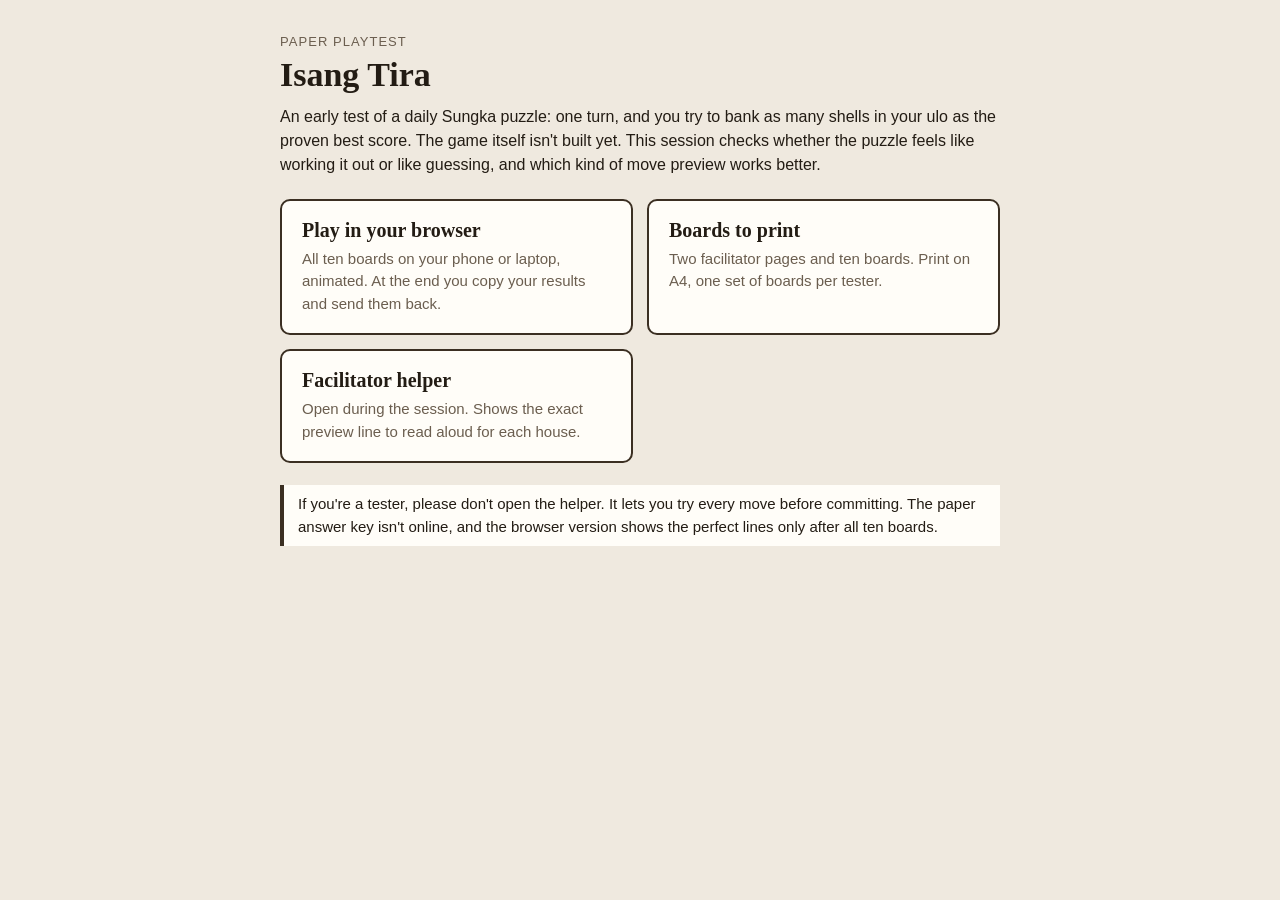
<file: index.html>
<!doctype html>
<html lang="en">
<head>
<meta charset="utf-8">
<meta name="robots" content="noindex">
<meta name="viewport" content="width=device-width, initial-scale=1">
<title>Isang Tira playtest</title>
<style>
:root { --ink:#231c14; --muted:#6b5e4f; --line:#3b2f22; --paper:#fffdf8; --ground:#efe9df; color-scheme: light; }
* { box-sizing: border-box; }
body { margin:0; padding:32px 16px; background:var(--ground); color:var(--ink); font:16px/1.5 "Helvetica Neue", Helvetica, Arial, sans-serif; }
main { max-width:720px; margin:0 auto; }
.kicker { font-size:13px; letter-spacing:.08em; text-transform:uppercase; color:var(--muted); }
h1 { font:700 34px/1.1 Georgia, "Palatino Linotype", serif; margin:4px 0 12px; }
p { margin:0 0 12px; }
.cards { display:grid; grid-template-columns:repeat(auto-fit, minmax(260px, 1fr)); gap:14px; margin:22px 0; }
a.card { display:block; padding:18px 20px; background:var(--paper); border:2px solid var(--line); border-radius:10px; color:inherit; text-decoration:none; }
a.card:hover, a.card:focus-visible { background:#f6ecda; }
a.card:focus-visible { outline:3px solid var(--line); outline-offset:3px; }
.card h2 { font:700 20px Georgia, serif; margin:0 0 6px; }
.card p { margin:0; color:var(--muted); font-size:15px; }
.note { border-left:4px solid var(--line); padding:8px 14px; background:var(--paper); font-size:15px; }
</style>
</head>
<body>
<main>
  <div class="kicker">Paper playtest</div>
  <h1>Isang Tira</h1>
  <p>An early test of a daily Sungka puzzle: one turn, and you try to bank as many shells in your ulo as the proven best score. The game itself isn't built yet. This session checks whether the puzzle feels like working it out or like guessing, and which kind of move preview works better.</p>
  <div class="cards">
    <a class="card" href="play.html"><h2>Play in your browser</h2><p>All ten boards on your phone or laptop, animated. At the end you copy your results and send them back.</p></a>
    <a class="card" href="boards.html"><h2>Boards to print</h2><p>Two facilitator pages and ten boards. Print on A4, one set of boards per tester.</p></a>
    <a class="card" href="helper.html"><h2>Facilitator helper</h2><p>Open during the session. Shows the exact preview line to read aloud for each house.</p></a>
  </div>
  <p class="note">If you're a tester, please don't open the helper. It lets you try every move before committing. The paper answer key isn't online, and the browser version shows the perfect lines only after all ten boards.</p>
</main>
</body>
</html>
</file>
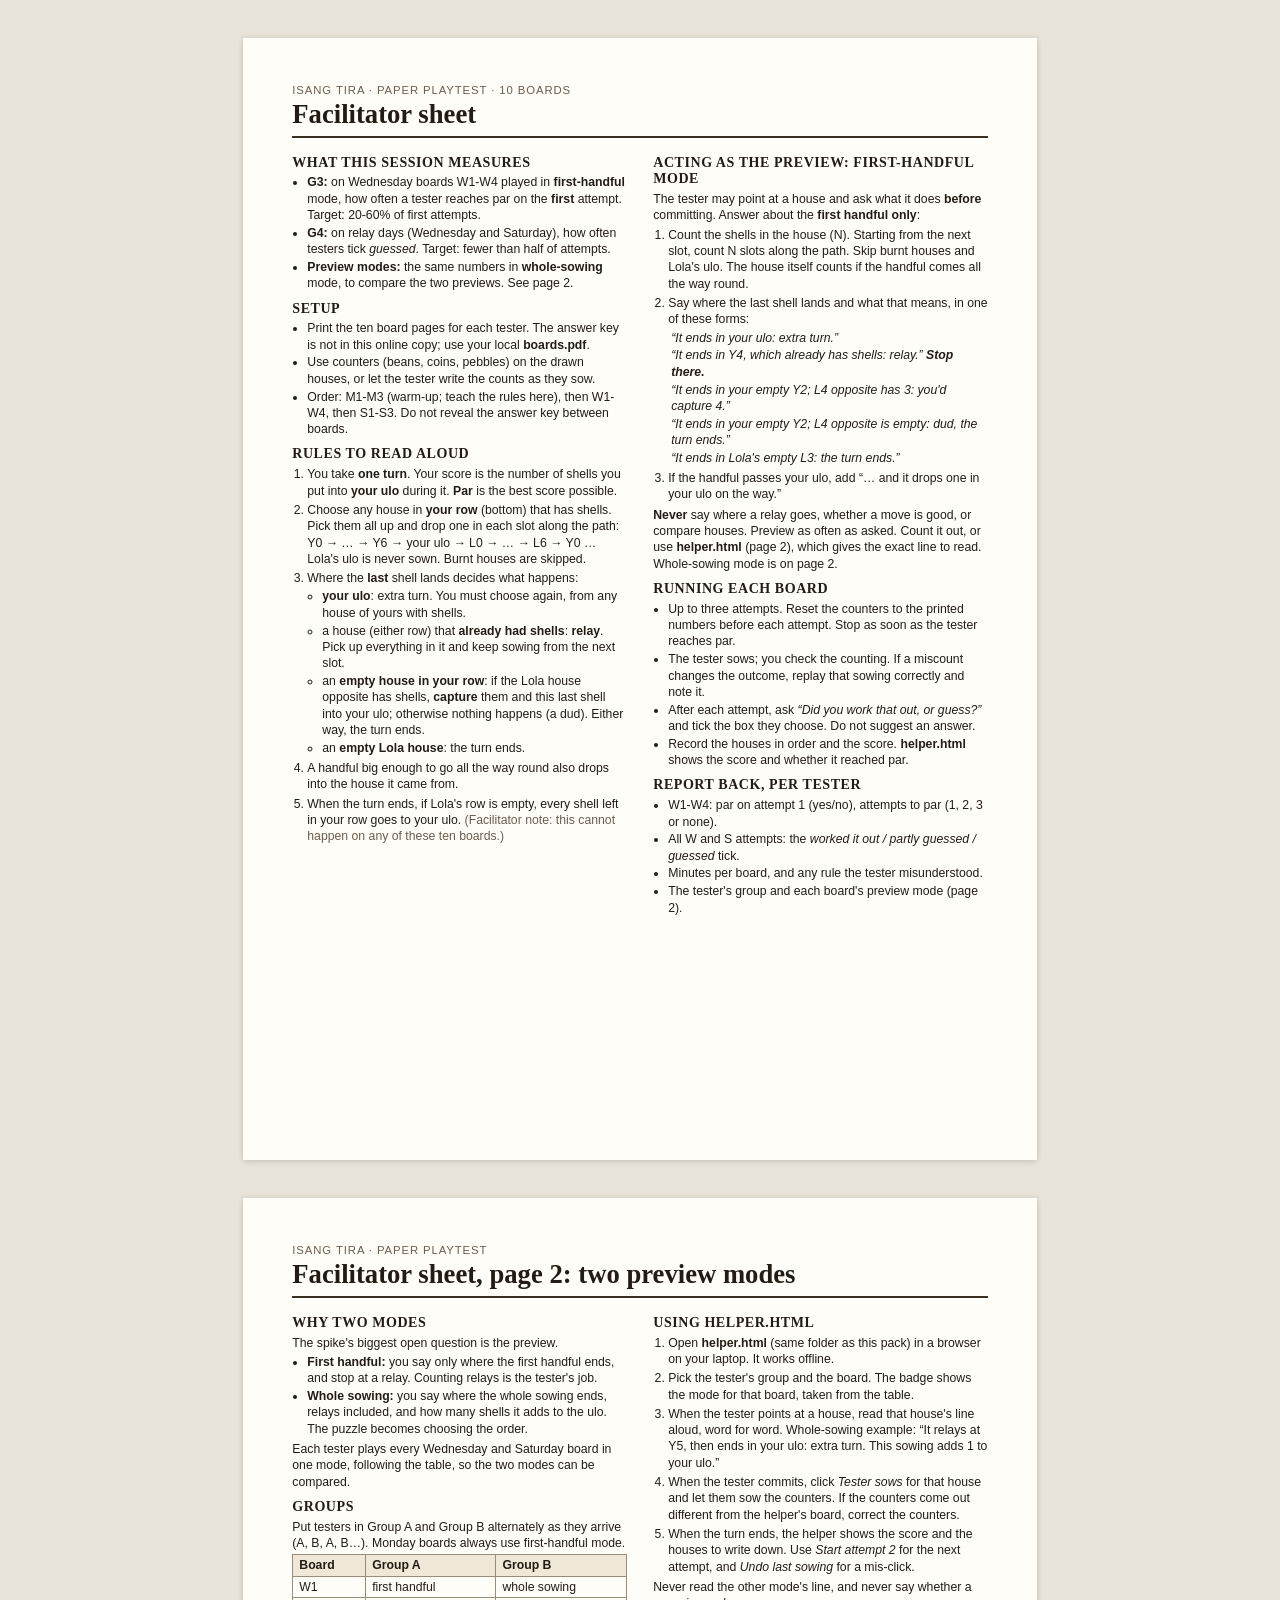
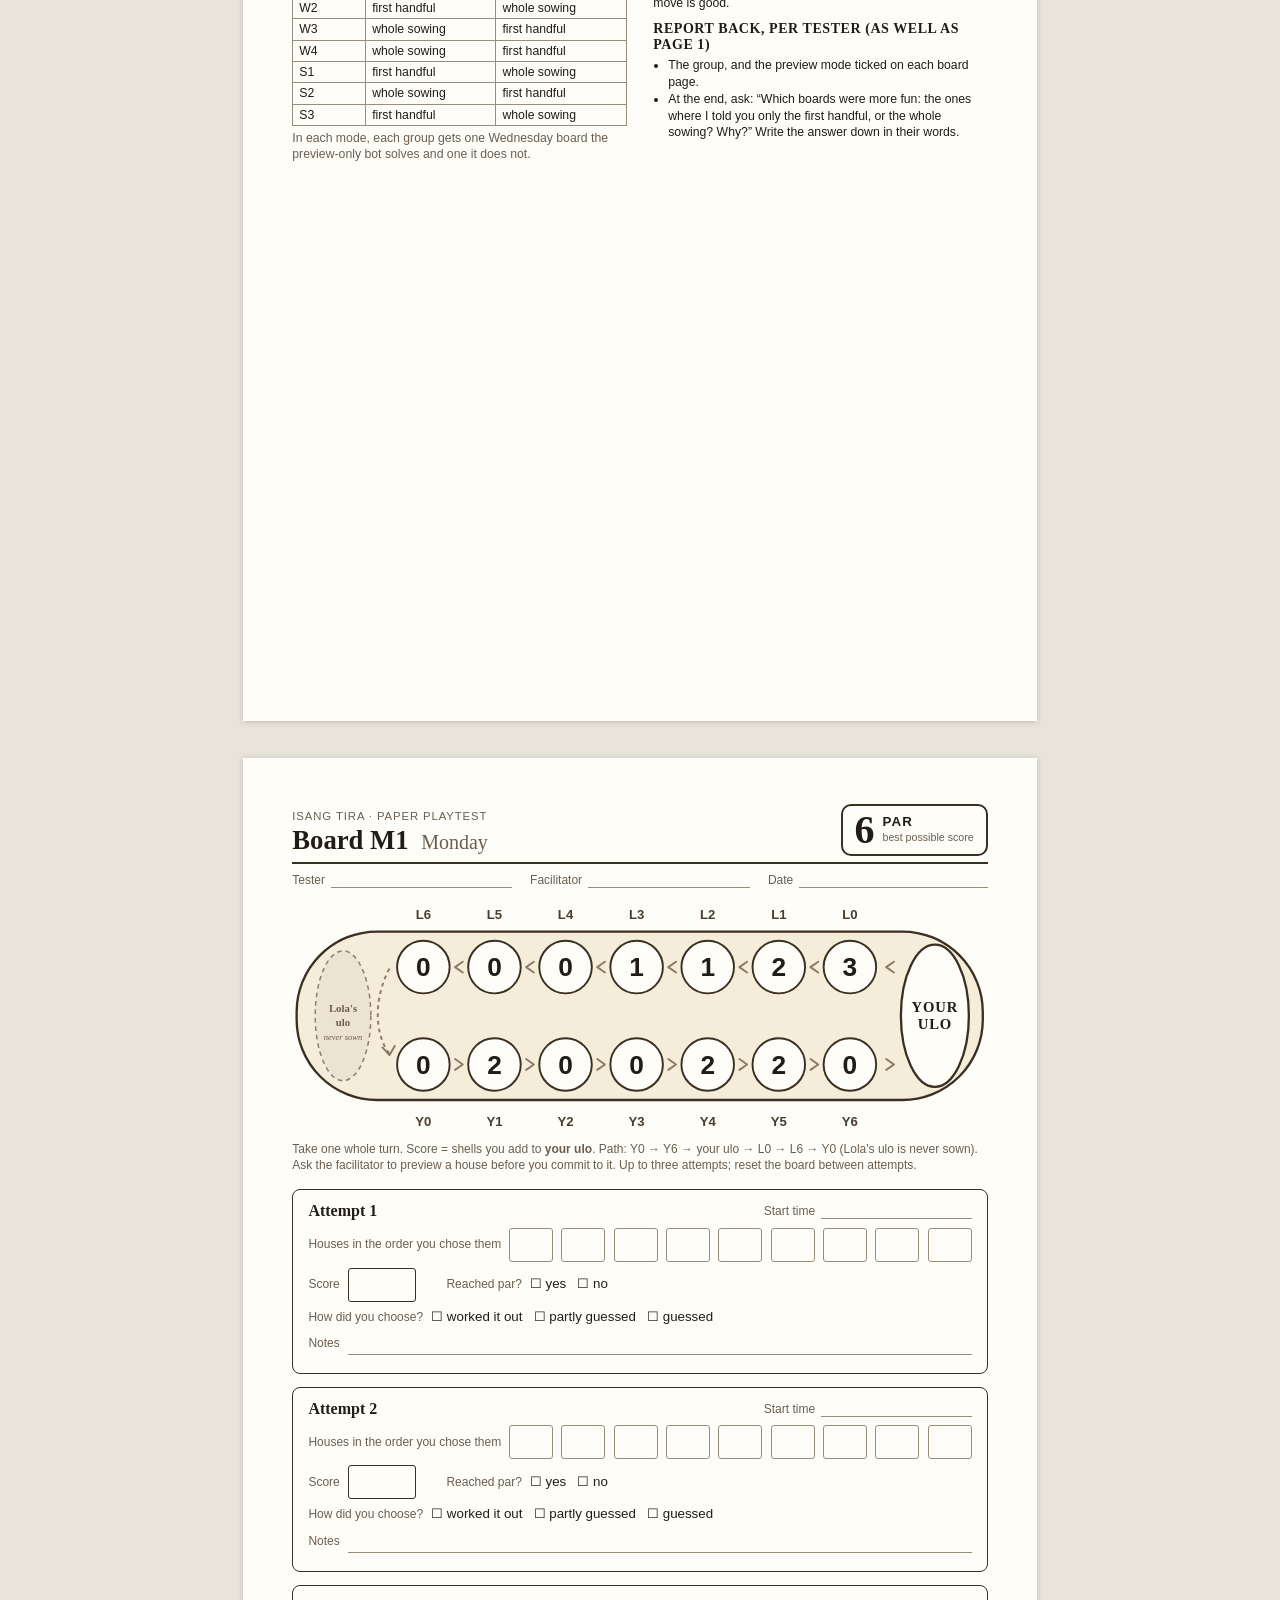
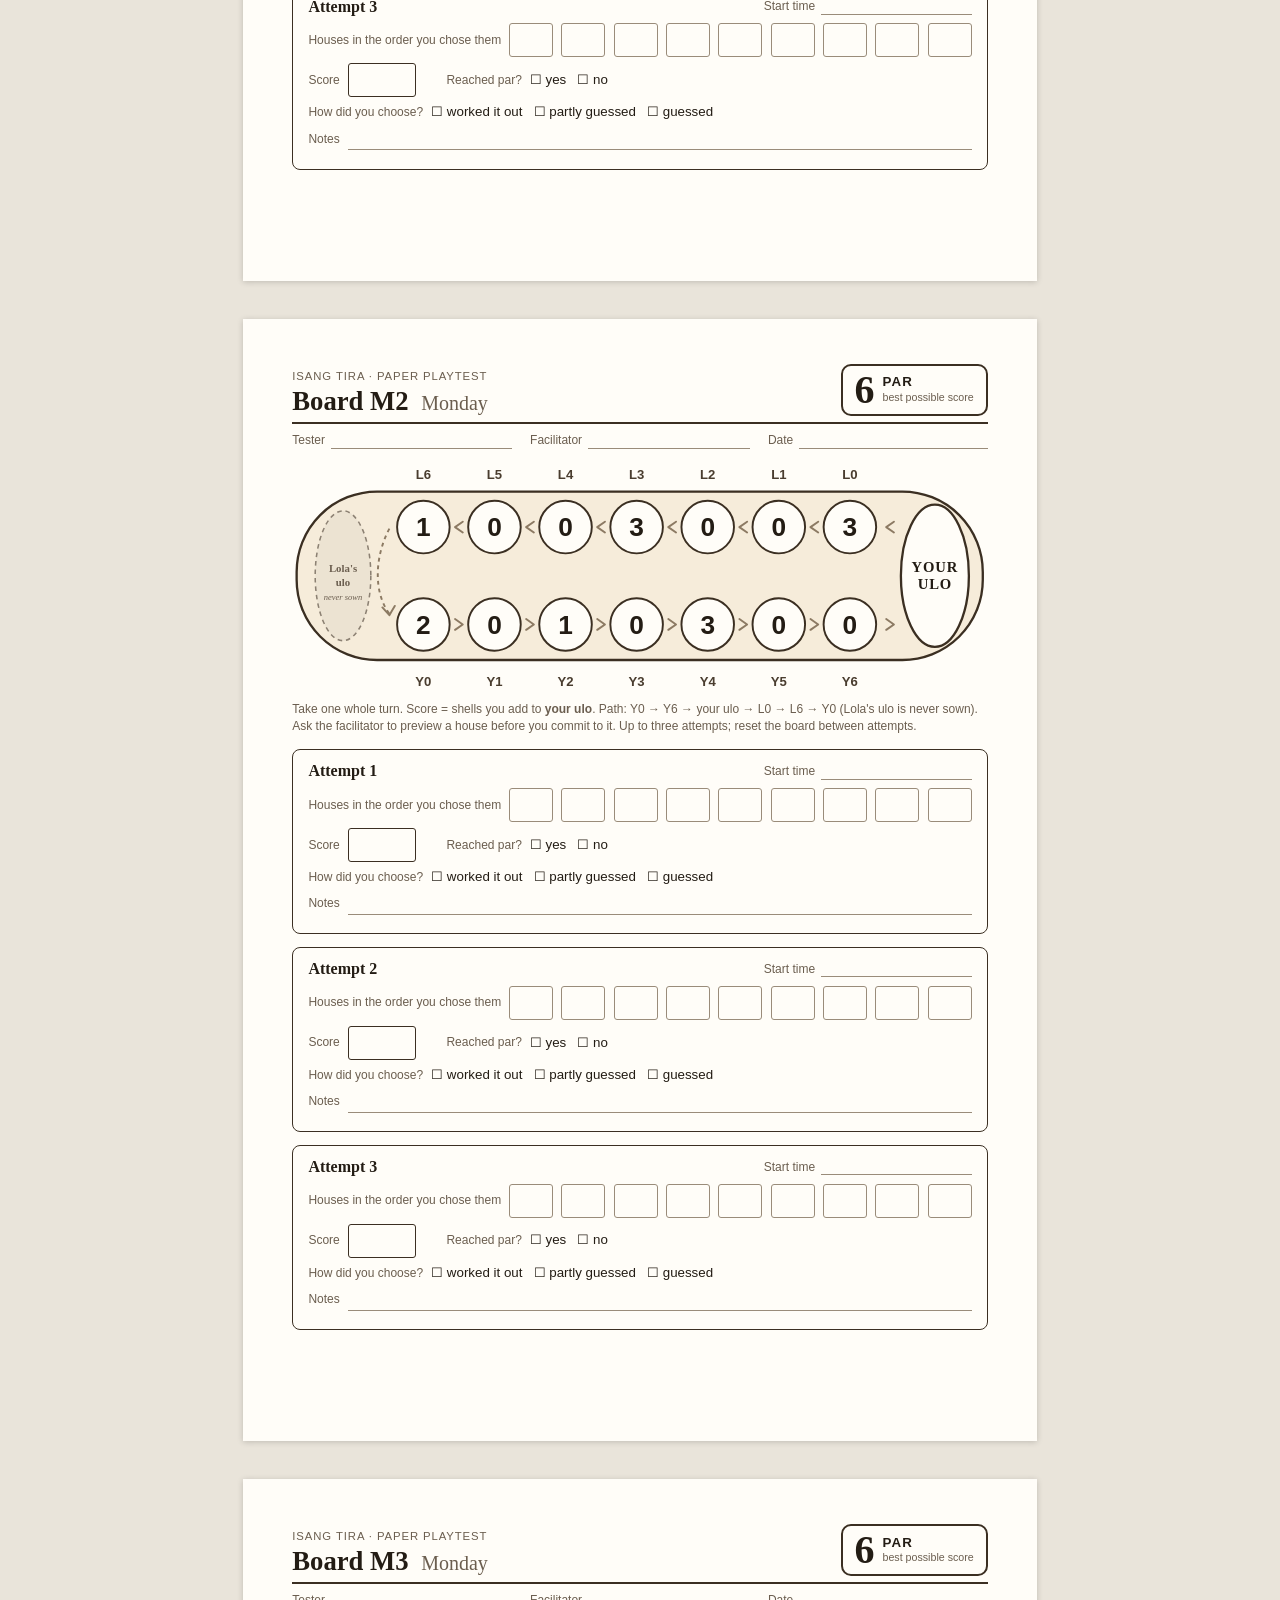
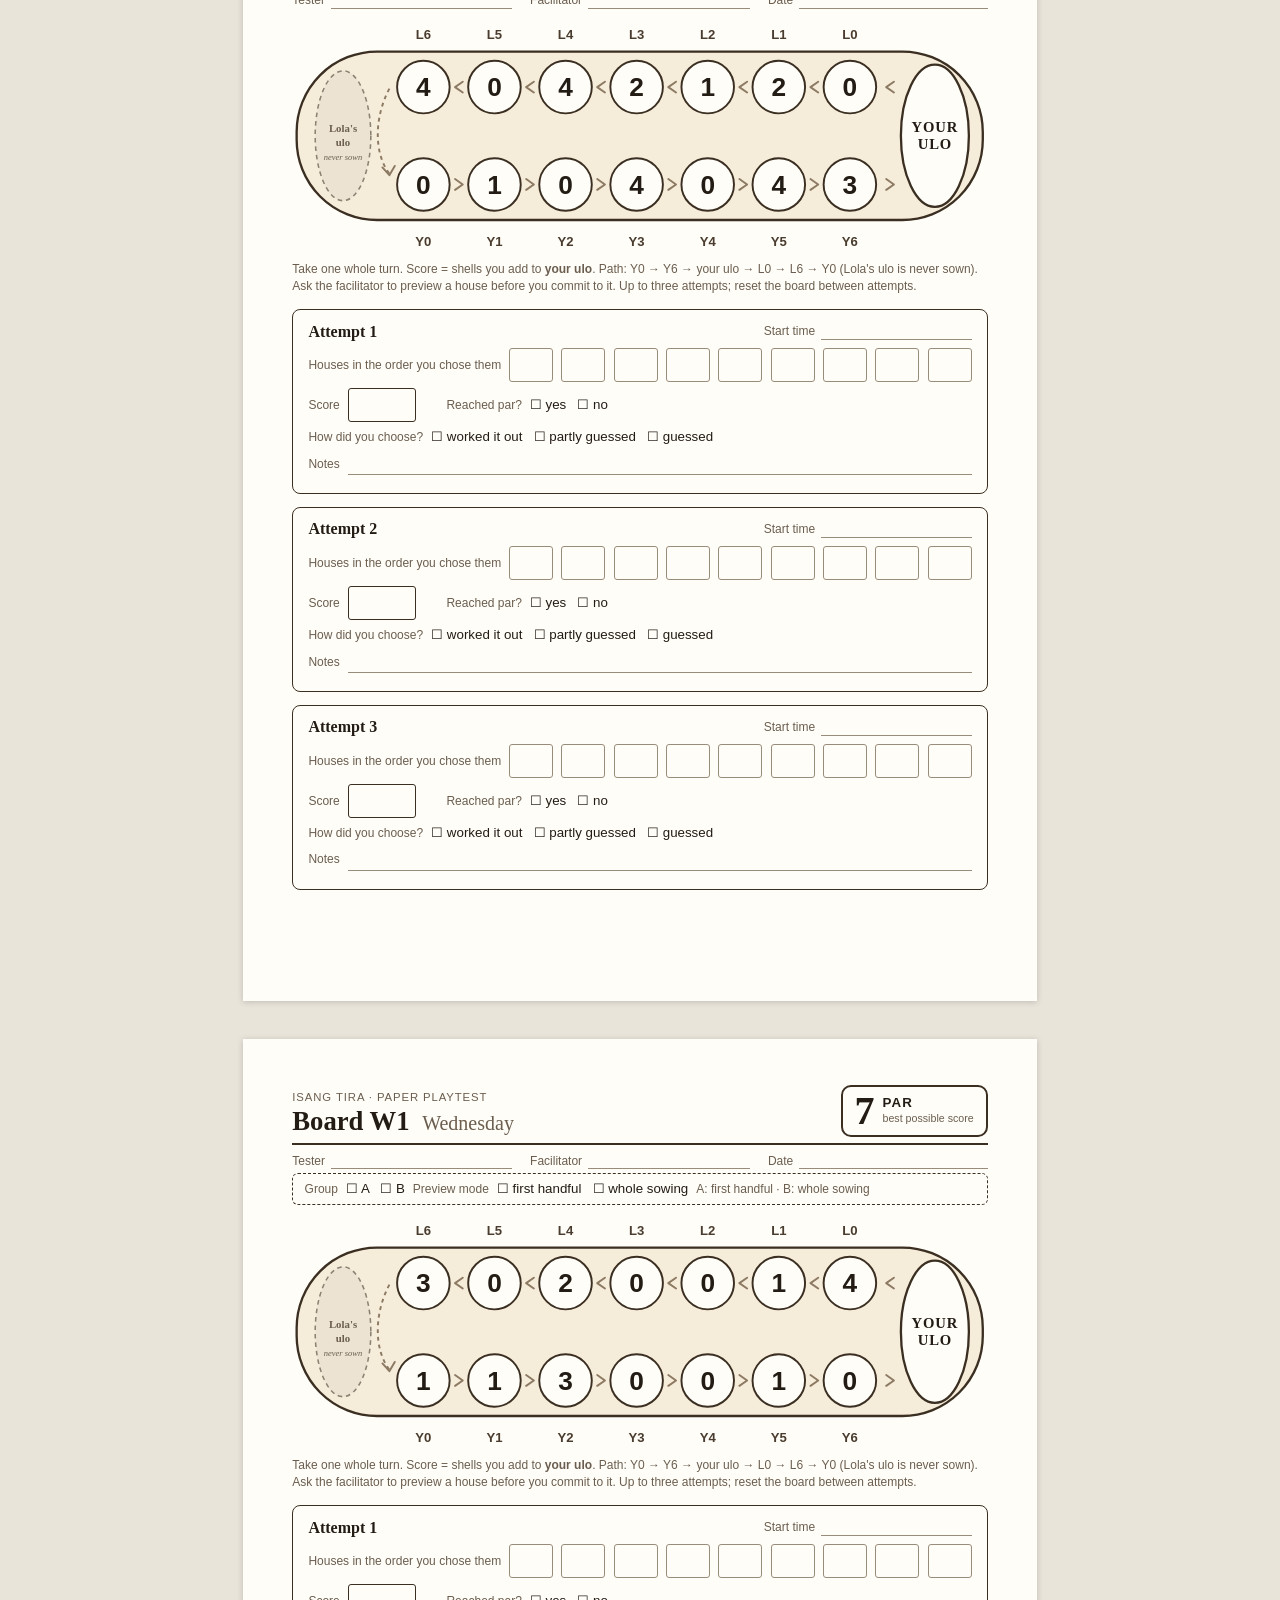
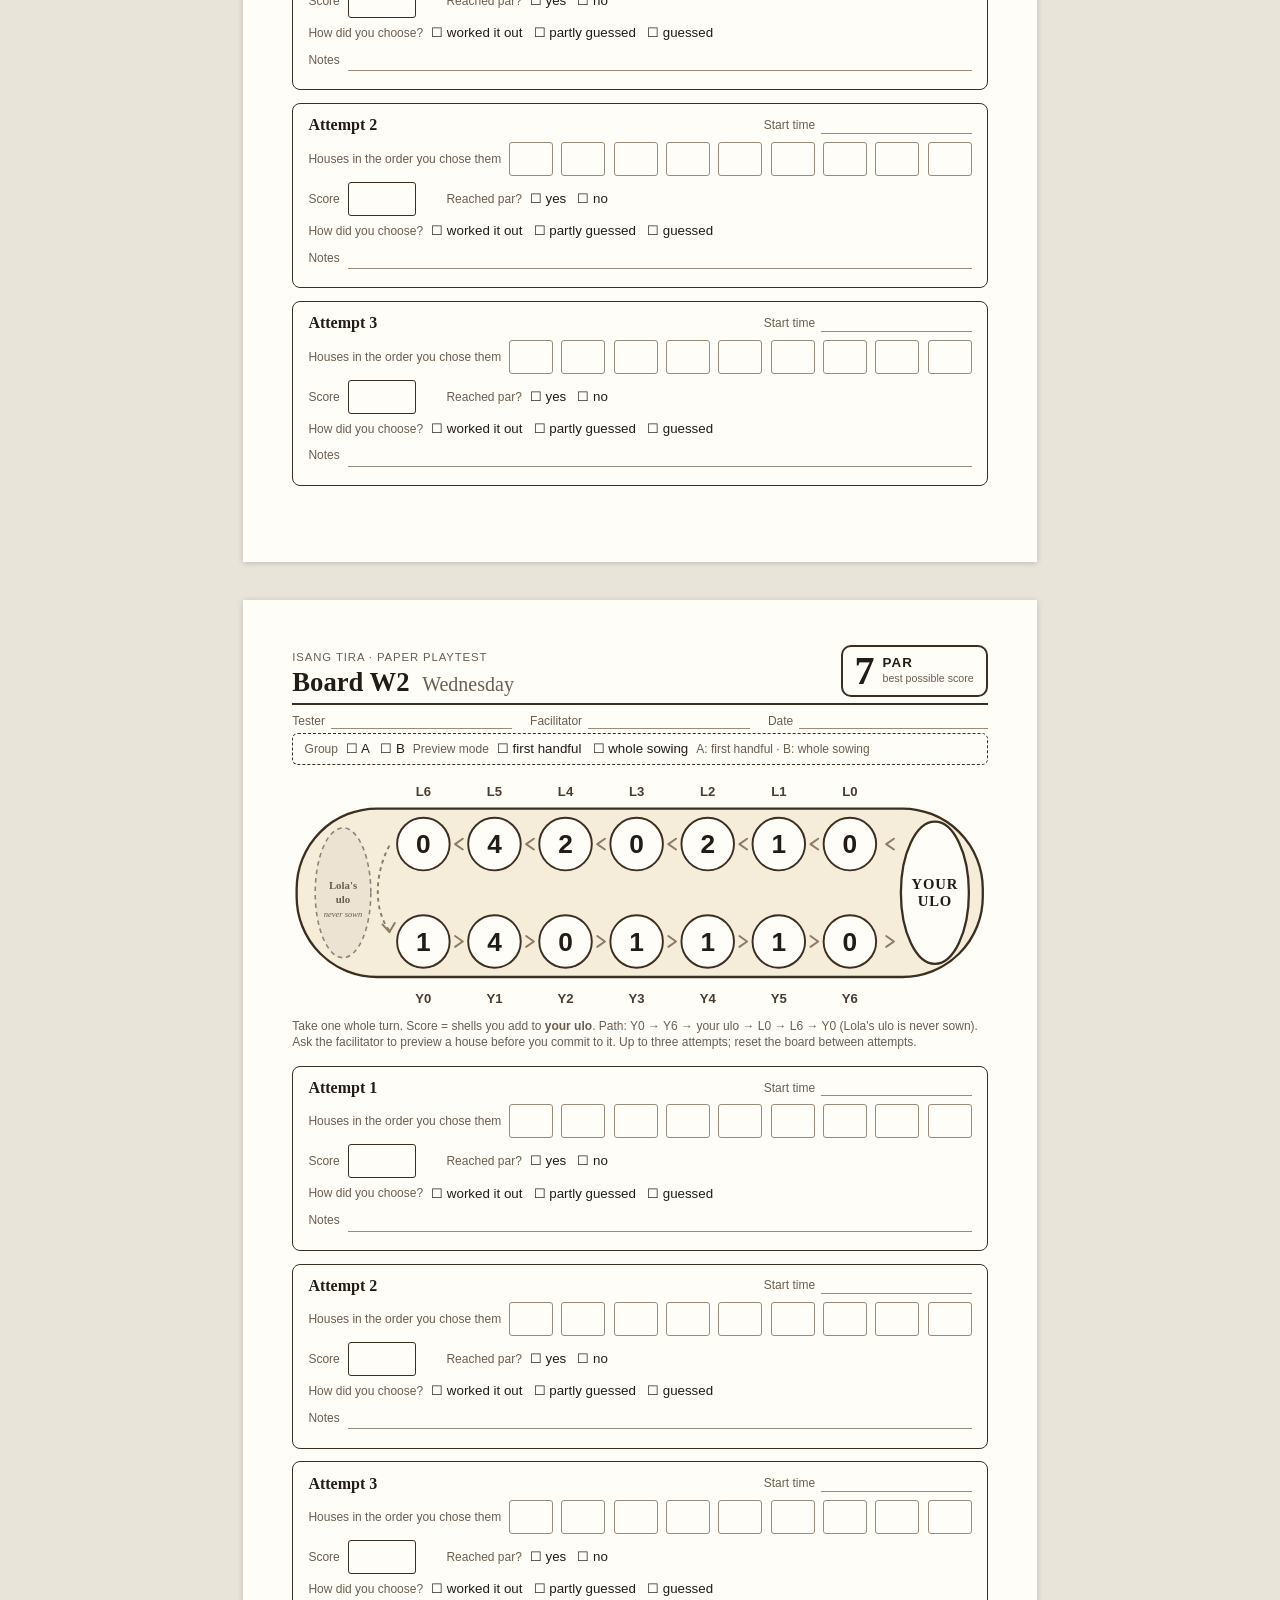
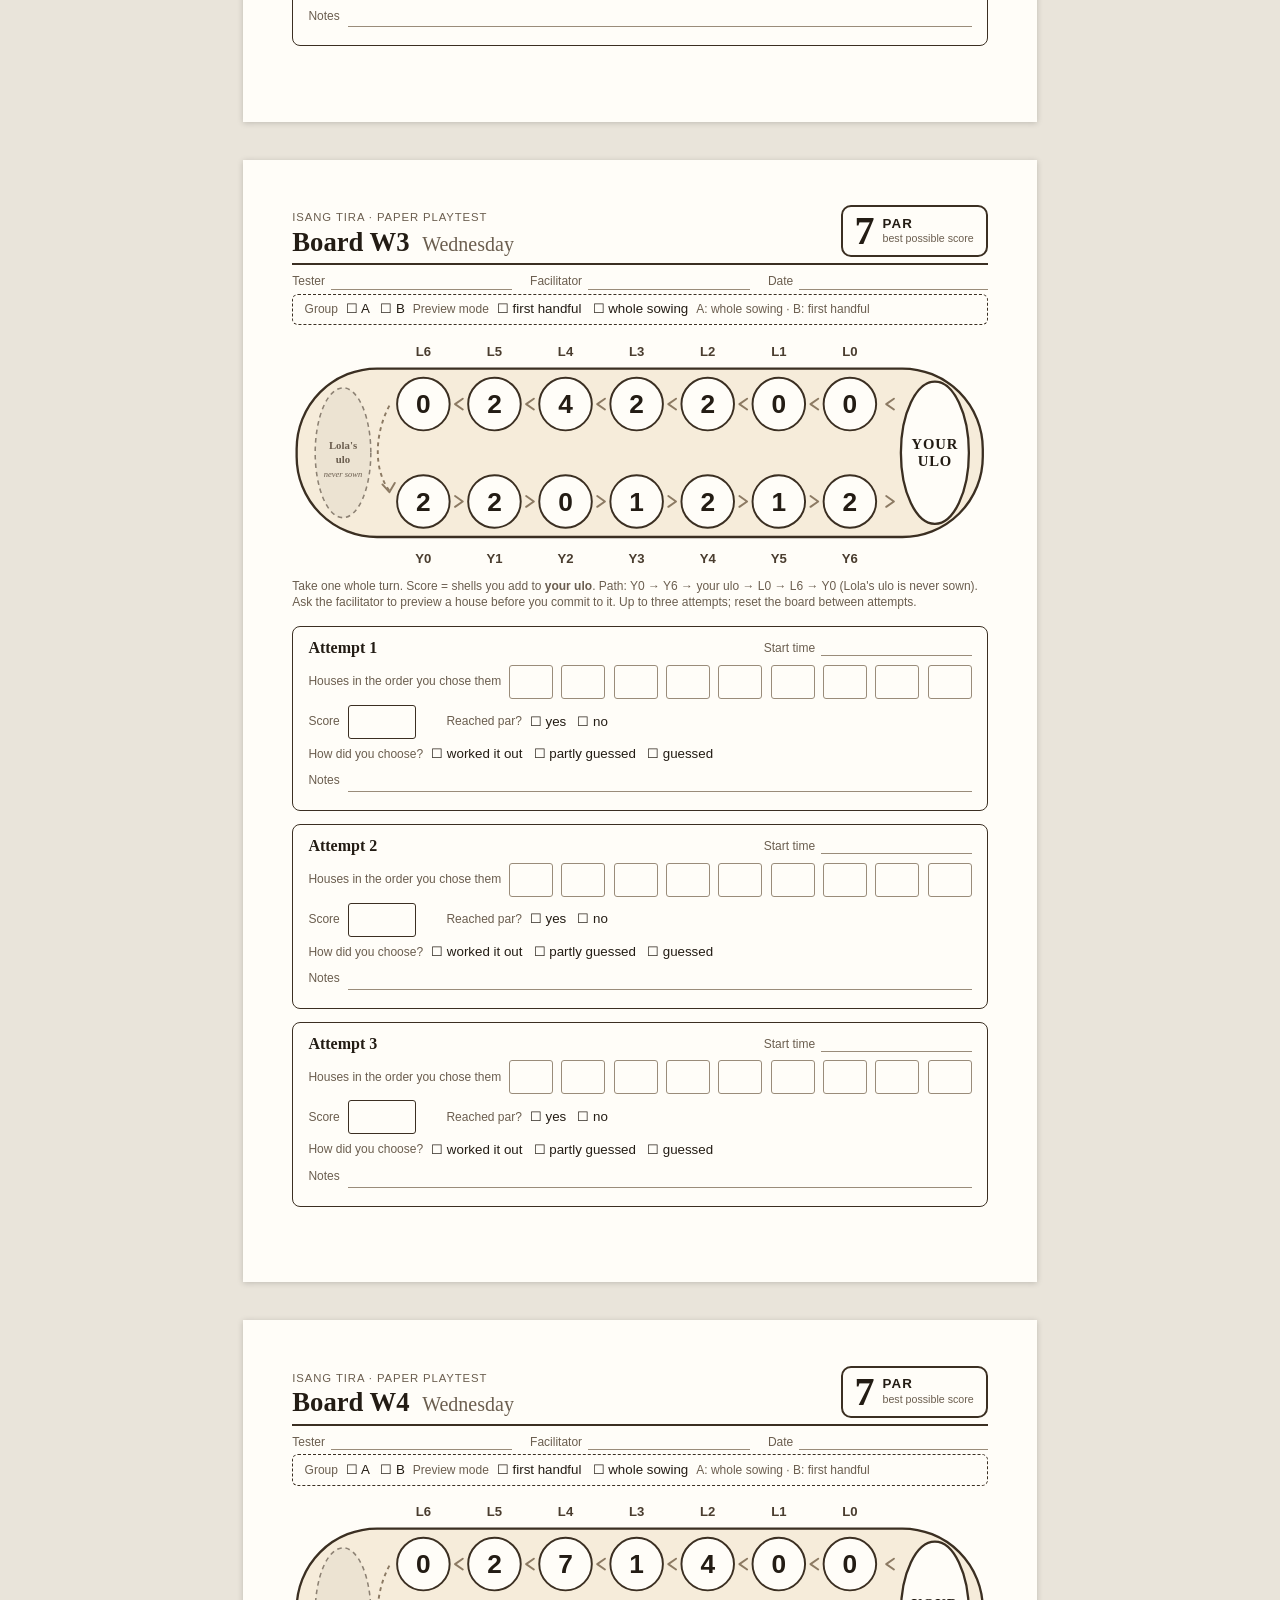
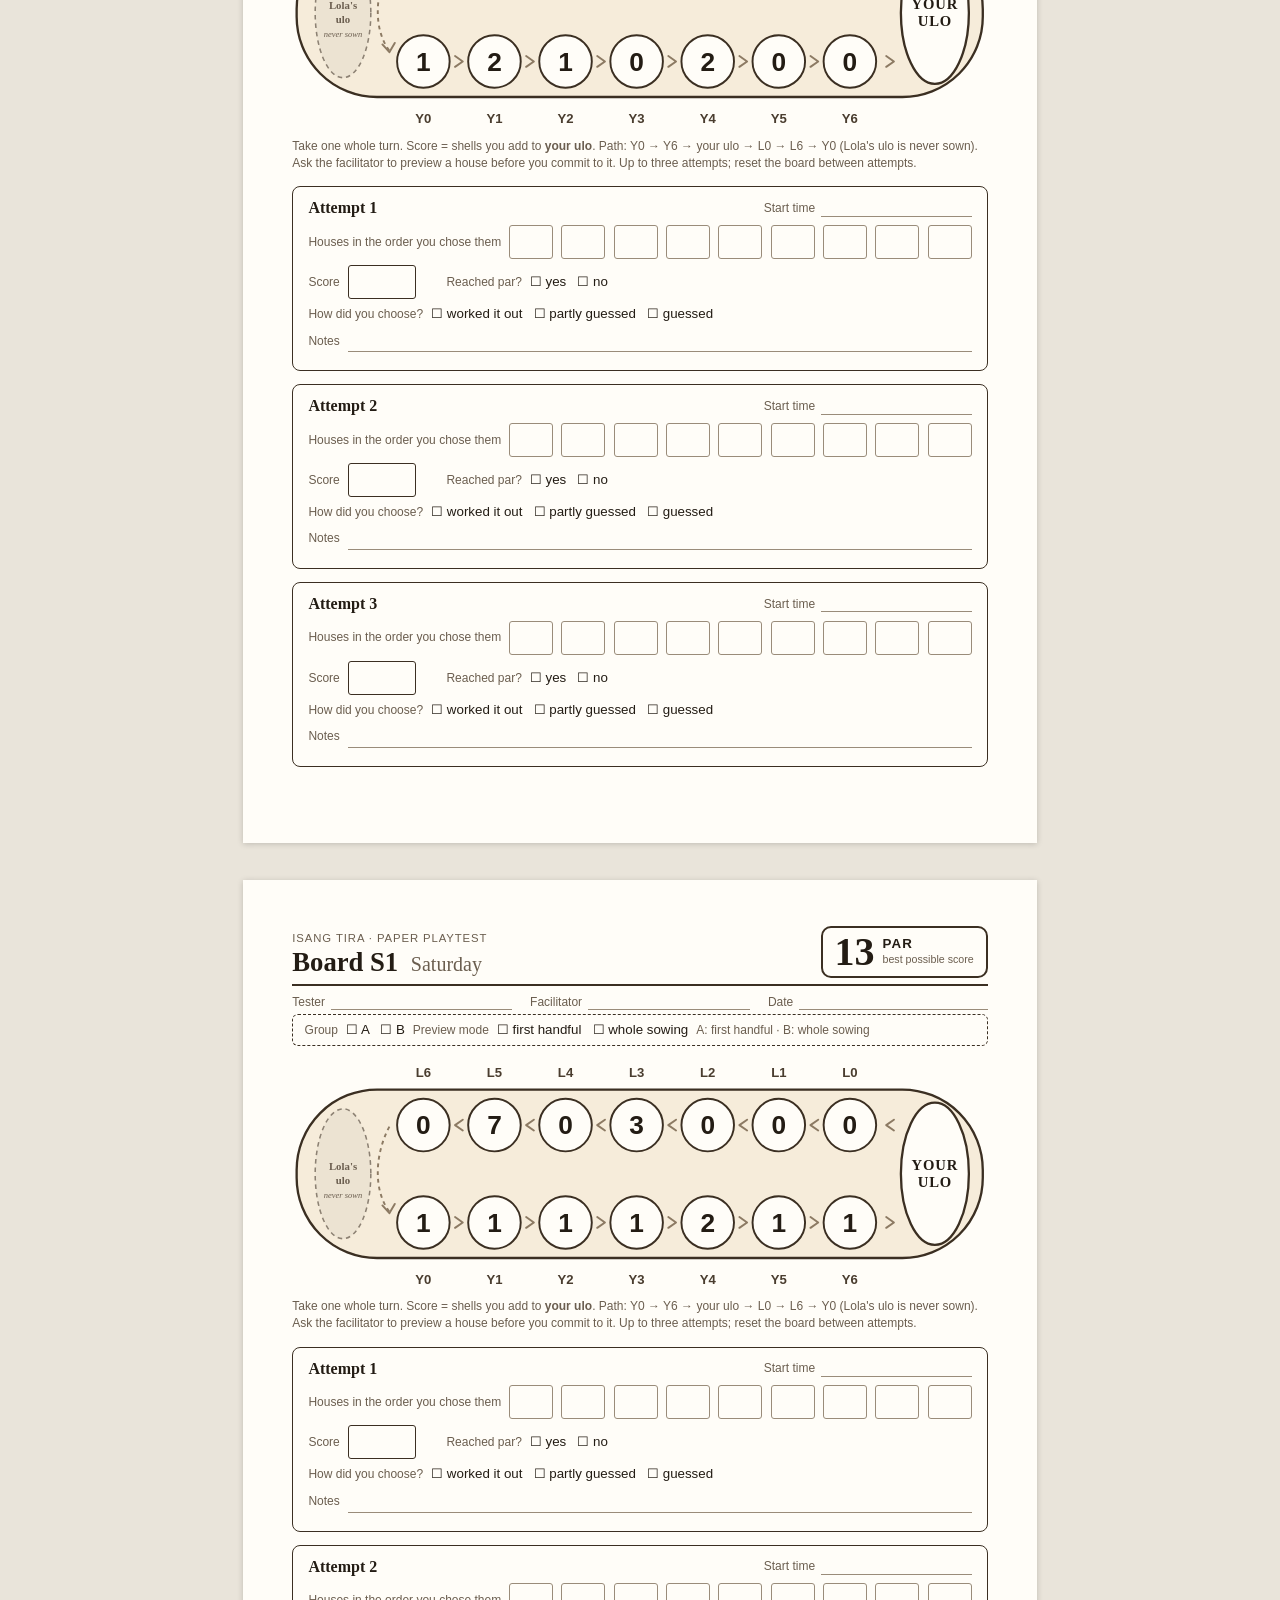
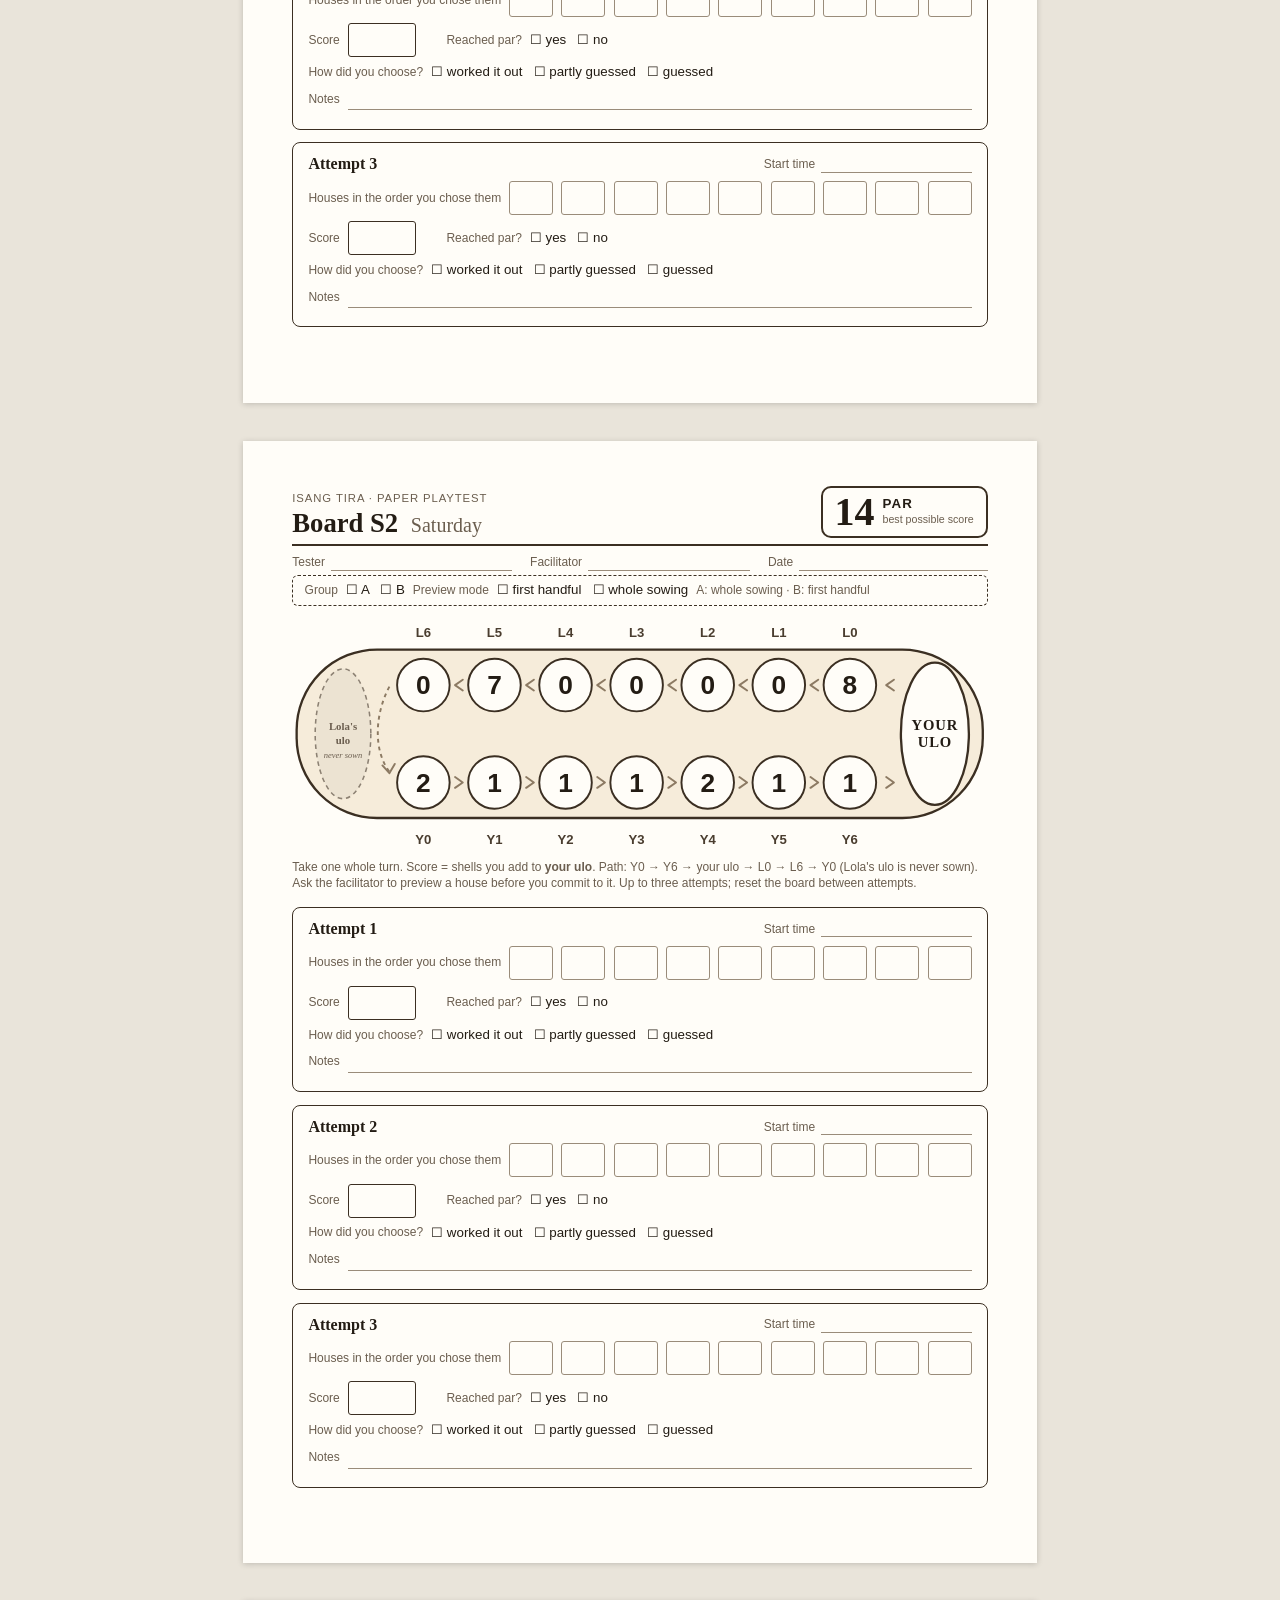
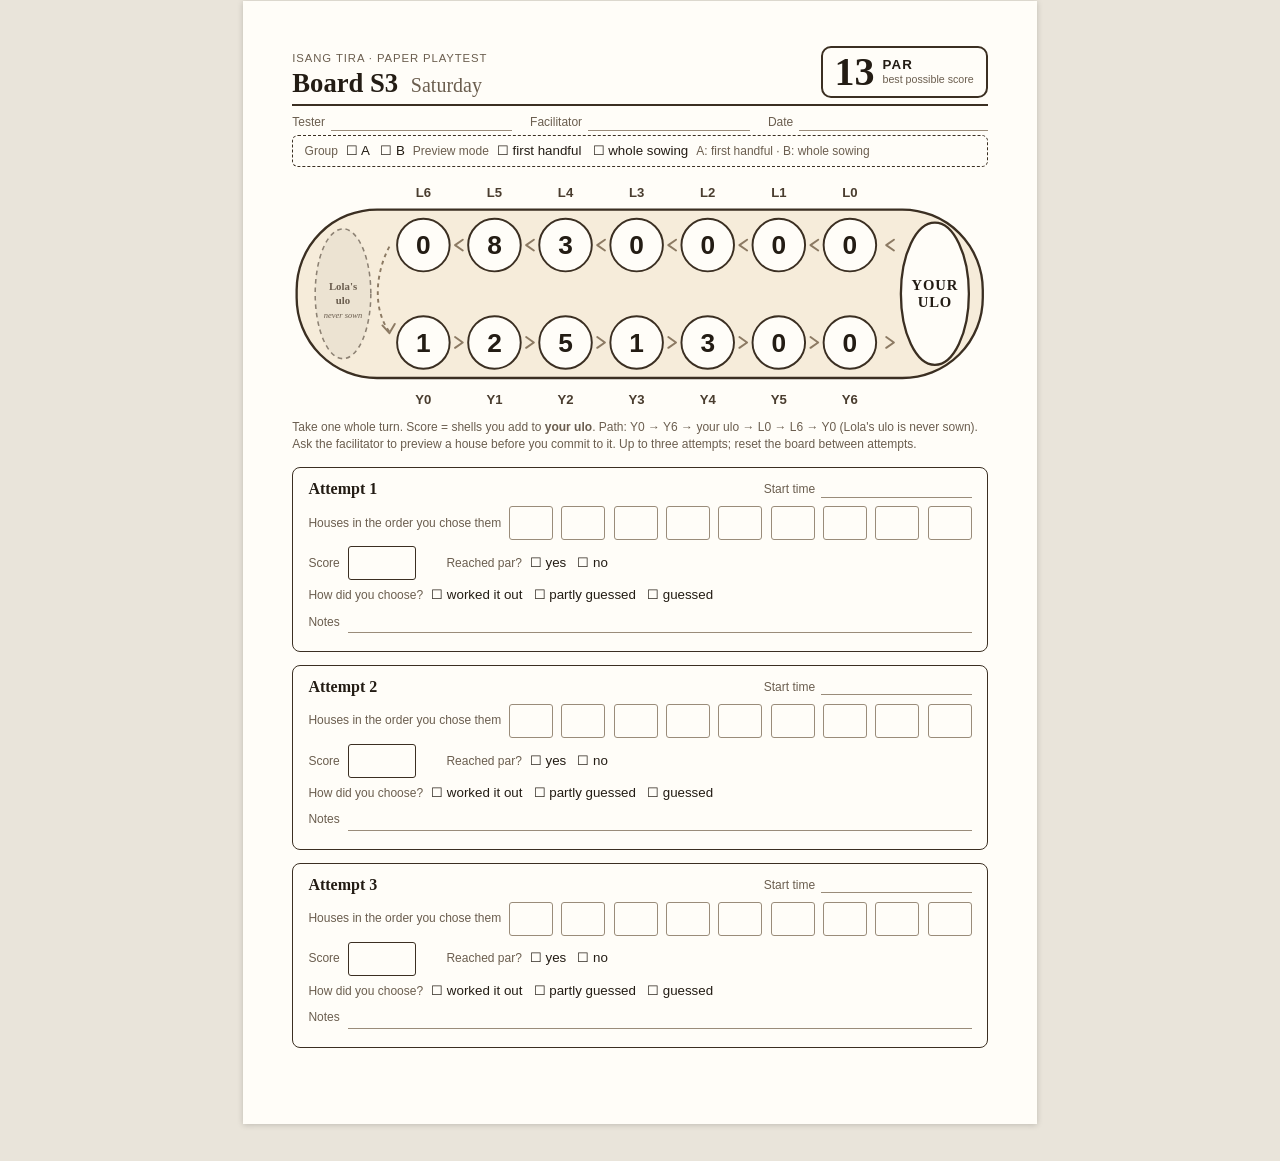
<file: boards.html>
<!doctype html>
<html lang="en">
<head>
<meta charset="utf-8">
<meta name="robots" content="noindex">
<meta name="viewport" content="width=device-width, initial-scale=1">
<title>Isang Tira playtest pack</title>
<style>
:root { --ink:#231c14; --muted:#6b5e4f; --line:#3b2f22; --paper:#fffdf8; --ground:#e9e4da; color-scheme: light; }
* { box-sizing: border-box; }
body { margin:0; background:var(--ground); color:var(--ink); font: 10.5pt/1.38 "Helvetica Neue", Helvetica, Arial, sans-serif; -webkit-print-color-adjust: exact; print-color-adjust: exact; }
.page { width:210mm; min-height:297mm; margin:10mm auto; padding:12mm 13mm; background:var(--paper); box-shadow:0 1px 6px rgba(0,0,0,.18); break-after:page; page-break-after:always; }
.page:last-child { break-after:auto; page-break-after:auto; }
.keypage { min-height:0; }
@media screen and (max-width: 230mm) { .page { width:auto; min-height:0; margin:16px; padding:16px; } }
@page { size:A4 portrait; margin:12mm 13mm; }
@media print { body { background:none; } .page { width:auto; min-height:0; margin:0; padding:0; box-shadow:none; background:none; } }
h2 { font: 700 20pt/1.1 Georgia, "Iowan Old Style", "Palatino Linotype", serif; margin:2px 0 0; }
h2 .day { font-weight:400; color:var(--muted); font-size:15pt; margin-left:6px; }
h3 { font: 700 13pt/1.2 Georgia, "Palatino Linotype", serif; margin:0; }
h4 { font: 700 10.5pt/1.2 Georgia, "Palatino Linotype", serif; margin:9px 0 3px; text-transform:uppercase; letter-spacing:.04em; }
.kicker { font-size:8.5pt; letter-spacing:.08em; text-transform:uppercase; color:var(--muted); }
.ph { display:flex; justify-content:space-between; align-items:flex-end; border-bottom:2px solid var(--line); padding-bottom:6px; margin-bottom:8px; }
.par { display:flex; align-items:center; gap:8px; border:2.5px solid var(--line); border-radius:10px; padding:4px 12px; }
.par-n { font: 700 30pt/1 Georgia, serif; }
.par-l { font-weight:700; letter-spacing:.08em; font-size:10pt; line-height:1.1; }
.par-l span { font-weight:400; letter-spacing:0; font-size:8pt; color:var(--muted); }
.who { display:flex; gap:18px; font-size:9pt; color:var(--muted); margin-bottom:4px; }
.who span { flex:1; display:flex; gap:6px; }
.who i, .fill i { flex:1; border-bottom:1px solid #9a8c7a; min-width:30mm; }
.board { width:100%; height:auto; display:block; margin:2mm 0 1mm; }
.board .n { font: 700 34px/1 "Helvetica Neue", Arial, sans-serif; text-anchor:middle; fill:var(--ink); }
.board .lbl { font: 600 17px "Helvetica Neue", Arial, sans-serif; text-anchor:middle; fill:#4a3d2f; }
.board .ulo { font: 700 19px Georgia, serif; text-anchor:middle; fill:var(--ink); letter-spacing:.06em; }
.board .ulo-s { font: 600 14px Georgia, serif; text-anchor:middle; fill:#6b5e4f; }
.board .ulo-xs { font: italic 11px Georgia, serif; text-anchor:middle; fill:#6b5e4f; }
.board .chev { fill:none; stroke:#8c7a63; stroke-width:2.5; stroke-linecap:round; stroke-linejoin:round; }
.board .wrap { fill:none; stroke:#8c7a63; stroke-width:2.5; stroke-dasharray:5 5; }
.remind { font-size:9pt; color:var(--muted); margin:0 0 4mm; }
.attempt { border:1.5px solid var(--line); border-radius:8px; padding:3.2mm 4mm; margin-bottom:3.4mm; }
.att-h { display:flex; justify-content:space-between; align-items:center; margin-bottom:2mm; }
.att-n { font: 700 12pt Georgia, serif; }
.fill { display:flex; gap:6px; font-size:9pt; color:var(--muted); width:55mm; }
.row { display:flex; align-items:center; gap:8px; margin:1.6mm 0; flex-wrap:wrap; }
.cap { font-size:9pt; color:var(--muted); }
.seq { display:flex; gap:2.2mm; flex:1; }
.seq i { flex:1; height:9mm; border:1px solid #9a8c7a; border-radius:3px; min-width:9mm; }
.box { width:18mm; height:9mm; border:1.5px solid var(--line); border-radius:3px; margin-right:6mm; }
.tick { font-size:10pt; }
.notes i { flex:1; border-bottom:1px solid #9a8c7a; height:6mm; }
.fac { font-size:9.2pt; line-height:1.33; }
.cols { display:grid; grid-template-columns:1fr 1fr; gap:7mm; }
.fac ul, .fac ol { margin:2px 0 4px; padding-left:15px; }
.fac li { margin:1.5px 0; }
.fac p { margin:3px 0; }
.rules > li { margin-bottom:3px; }
.say li { list-style:none; margin-left:-12px; font-style:italic; }
.modes { border-collapse:collapse; margin:3px 0 4px; width:100%; }
.modes th, .modes td { border:1px solid #9a8c7a; padding:2px 6px; text-align:left; }
.modes th { background:#efe7d8; }
.modebox { display:flex; gap:8px; align-items:center; flex-wrap:wrap; font-size:9pt; border:1.5px dashed var(--line); border-radius:6px; padding:1.5mm 3mm; margin:1mm 0; }
.keypage { font-size:9pt; }
.key { border-top:1.5px solid var(--line); padding-top:3mm; margin-bottom:5mm; break-inside:avoid; }
.key-h { display:flex; justify-content:space-between; align-items:baseline; gap:8px; flex-wrap:wrap; }
.mini { font-family: ui-monospace, Menlo, Consolas, monospace; font-size:8.5pt; color:var(--muted); margin:1mm 0 2mm; }
.kline { margin:1.5mm 0; }
.kline-h { font-weight:600; }
.kline ol, .crib ul { margin:1mm 0 1mm; padding-left:18px; }
.kline li, .crib li { margin:.6mm 0; }
.gain { font-weight:700; white-space:nowrap; }
.muted { color:var(--muted); font-weight:400; }
.small { font-size:8pt; margin-top:1.5mm; }
</style>
</head>
<body>
<section class="page fac">
  <header class="ph"><div><div class="kicker">Isang Tira &middot; paper playtest &middot; 10 boards</div><h2>Facilitator sheet</h2></div></header>
  <div class="cols">
  <div>
  <h4>What this session measures</h4>
  <ul>
   <li><b>G3:</b> on Wednesday boards W1-W4 played in <b>first-handful</b> mode, how often a tester reaches par on the <b>first</b> attempt. Target: 20-60% of first attempts.</li>
   <li><b>G4:</b> on relay days (Wednesday and Saturday), how often testers tick <i>guessed</i>. Target: fewer than half of attempts.</li>
   <li><b>Preview modes:</b> the same numbers in <b>whole-sowing</b> mode, to compare the two previews. See page 2.</li>
  </ul>
  <h4>Setup</h4>
  <ul>
   <li>Print the ten board pages for each tester. The answer key is not in this online copy; use your local <b>boards.pdf</b>.</li>
   <li>Use counters (beans, coins, pebbles) on the drawn houses, or let the tester write the counts as they sow.</li>
   <li>Order: M1-M3 (warm-up; teach the rules here), then W1-W4, then S1-S3. Do not reveal the answer key between boards.</li>
  </ul>
  <h4>Rules to read aloud</h4>
  <ol class="rules">
   <li>You take <b>one turn</b>. Your score is the number of shells you put into <b>your ulo</b> during it. <b>Par</b> is the best score possible.</li>
   <li>Choose any house in <b>your row</b> (bottom) that has shells. Pick them all up and drop one in each slot along the path: Y0 &rarr; &hellip; &rarr; Y6 &rarr; your ulo &rarr; L0 &rarr; &hellip; &rarr; L6 &rarr; Y0 &hellip; Lola's ulo is never sown. Burnt houses are skipped.</li>
   <li>Where the <b>last</b> shell lands decides what happens:
    <ul>
     <li><b>your ulo</b>: extra turn. You must choose again, from any house of yours with shells.</li>
     <li>a house (either row) that <b>already had shells</b>: <b>relay</b>. Pick up everything in it and keep sowing from the next slot.</li>
     <li>an <b>empty house in your row</b>: if the Lola house opposite has shells, <b>capture</b> them and this last shell into your ulo; otherwise nothing happens (a dud). Either way, the turn ends.</li>
     <li>an <b>empty Lola house</b>: the turn ends.</li>
    </ul></li>
   <li>A handful big enough to go all the way round also drops into the house it came from.</li>
   <li>When the turn ends, if Lola's row is empty, every shell left in your row goes to your ulo. <span class="muted">(Facilitator note: this cannot happen on any of these ten boards.)</span></li>
  </ol>
  </div>
  <div>
  <h4>Acting as the preview: first-handful mode</h4>
  <p>The tester may point at a house and ask what it does <b>before</b> committing. Answer about the <b>first handful only</b>:</p>
  <ol class="rules">
   <li>Count the shells in the house (N). Starting from the next slot, count N slots along the path. Skip burnt houses and Lola's ulo. The house itself counts if the handful comes all the way round.</li>
   <li>Say where the last shell lands and what that means, in one of these forms:
    <ul class="say">
     <li>&ldquo;It ends in your ulo: extra turn.&rdquo;</li>
     <li>&ldquo;It ends in Y4, which already has shells: relay.&rdquo; <b>Stop there.</b></li>
     <li>&ldquo;It ends in your empty Y2; L4 opposite has 3: you'd capture 4.&rdquo;</li>
     <li>&ldquo;It ends in your empty Y2; L4 opposite is empty: dud, the turn ends.&rdquo;</li>
     <li>&ldquo;It ends in Lola's empty L3: the turn ends.&rdquo;</li>
    </ul></li>
   <li>If the handful passes your ulo, add &ldquo;&hellip; and it drops one in your ulo on the way.&rdquo;</li>
  </ol>
  <p><b>Never</b> say where a relay goes, whether a move is good, or compare houses. Preview as often as asked. Count it out, or use <b>helper.html</b> (page 2), which gives the exact line to read. Whole-sowing mode is on page 2.</p>
  <h4>Running each board</h4>
  <ul>
   <li>Up to three attempts. Reset the counters to the printed numbers before each attempt. Stop as soon as the tester reaches par.</li>
   <li>The tester sows; you check the counting. If a miscount changes the outcome, replay that sowing correctly and note it.</li>
   <li>After each attempt, ask <i>&ldquo;Did you work that out, or guess?&rdquo;</i> and tick the box they choose. Do not suggest an answer.</li>
   <li>Record the houses in order and the score. <b>helper.html</b> shows the score and whether it reached par.</li>
  </ul>
  <h4>Report back, per tester</h4>
  <ul>
   <li>W1-W4: par on attempt 1 (yes/no), attempts to par (1, 2, 3 or none).</li>
   <li>All W and S attempts: the <i>worked it out / partly guessed / guessed</i> tick.</li>
   <li>Minutes per board, and any rule the tester misunderstood.</li>
   <li>The tester's group and each board's preview mode (page 2).</li>
  </ul>
  </div>
  </div>
</section>
<section class="page fac">
  <header class="ph"><div><div class="kicker">Isang Tira &middot; paper playtest</div><h2>Facilitator sheet, page 2: two preview modes</h2></div></header>
  <div class="cols">
  <div>
  <h4>Why two modes</h4>
  <p>The spike's biggest open question is the preview.</p>
  <ul>
   <li><b>First handful:</b> you say only where the first handful ends, and stop at a relay. Counting relays is the tester's job.</li>
   <li><b>Whole sowing:</b> you say where the whole sowing ends, relays included, and how many shells it adds to the ulo. The puzzle becomes choosing the order.</li>
  </ul>
  <p>Each tester plays every Wednesday and Saturday board in one mode, following the table, so the two modes can be compared.</p>
  <h4>Groups</h4>
  <p>Put testers in Group A and Group B alternately as they arrive (A, B, A, B&hellip;). Monday boards always use first-handful mode.</p>
  <table class="modes"><tr><th>Board</th><th>Group A</th><th>Group B</th></tr><tr><td>W1</td><td>first handful</td><td>whole sowing</td></tr><tr><td>W2</td><td>first handful</td><td>whole sowing</td></tr><tr><td>W3</td><td>whole sowing</td><td>first handful</td></tr><tr><td>W4</td><td>whole sowing</td><td>first handful</td></tr><tr><td>S1</td><td>first handful</td><td>whole sowing</td></tr><tr><td>S2</td><td>whole sowing</td><td>first handful</td></tr><tr><td>S3</td><td>first handful</td><td>whole sowing</td></tr></table>
  <p class="muted">In each mode, each group gets one Wednesday board the preview-only bot solves and one it does not.</p>
  </div>
  <div>
  <h4>Using helper.html</h4>
  <ol class="rules">
   <li>Open <b>helper.html</b> (same folder as this pack) in a browser on your laptop. It works offline.</li>
   <li>Pick the tester's group and the board. The badge shows the mode for that board, taken from the table.</li>
   <li>When the tester points at a house, read that house's line aloud, word for word. Whole-sowing example: &ldquo;It relays at Y5, then ends in your ulo: extra turn. This sowing adds 1 to your ulo.&rdquo;</li>
   <li>When the tester commits, click <i>Tester sows</i> for that house and let them sow the counters. If the counters come out different from the helper's board, correct the counters.</li>
   <li>When the turn ends, the helper shows the score and the houses to write down. Use <i>Start attempt 2</i> for the next attempt, and <i>Undo last sowing</i> for a mis-click.</li>
  </ol>
  <p>Never read the other mode's line, and never say whether a move is good.</p>
  <h4>Report back, per tester (as well as page 1)</h4>
  <ul>
   <li>The group, and the preview mode ticked on each board page.</li>
   <li>At the end, ask: &ldquo;Which boards were more fun: the ones where I told you only the first handful, or the whole sowing? Why?&rdquo; Write the answer down in their words.</li>
  </ul>
  </div>
  </div>
</section>
<section class="page">
  <header class="ph"><div><div class="kicker">Isang Tira &middot; paper playtest</div><h2>Board M1 <span class="day">Monday</span></h2></div>
  <div class="par"><div class="par-n">6</div><div class="par-l">PAR<br><span>best possible score</span></div></div></header>
  <div class="who"><span>Tester <i></i></span><span>Facilitator <i></i></span><span>Date <i></i></span></div>
  
  <svg viewBox="0 0 900 312" class="board" role="img" aria-label="Sungka board M1">
  <defs><pattern id="hatch-M1" width="8" height="8" patternUnits="userSpaceOnUse" patternTransform="rotate(45)"><rect width="8" height="8" fill="#e6e0d6"/><line x1="0" y1="0" x2="0" y2="8" stroke="#8c8173" stroke-width="3"/></pattern></defs>
  <rect x="6" y="46" width="888" height="218" rx="104" fill="#f6ecda" stroke="#3b2f22" stroke-width="3"/>
  <ellipse cx="66" cy="155" rx="36" ry="84" fill="#ece3d2" stroke="#8c8173" stroke-width="2" stroke-dasharray="6 5"/>
  <text x="66" y="150" class="ulo-s">Lola's</text><text x="66" y="168" class="ulo-s">ulo</text><text x="66" y="186" class="ulo-xs">never sown</text>
  <ellipse cx="832" cy="155" rx="44" ry="92" fill="#fffdf8" stroke="#3b2f22" stroke-width="3"/>
  <text x="832" y="150" class="ulo">YOUR</text><text x="832" y="172" class="ulo">ULO</text><g><circle cx="170" cy="92" r="34" fill="#fffdf8" stroke="#3b2f22" stroke-width="2.5"/><text x="170" y="104" class="n">0</text>
      <text x="170" y="30" class="lbl">L6</text></g><g><circle cx="262" cy="92" r="34" fill="#fffdf8" stroke="#3b2f22" stroke-width="2.5"/><text x="262" y="104" class="n">0</text>
      <text x="262" y="30" class="lbl">L5</text></g><g><circle cx="354" cy="92" r="34" fill="#fffdf8" stroke="#3b2f22" stroke-width="2.5"/><text x="354" y="104" class="n">0</text>
      <text x="354" y="30" class="lbl">L4</text></g><g><circle cx="446" cy="92" r="34" fill="#fffdf8" stroke="#3b2f22" stroke-width="2.5"/><text x="446" y="104" class="n">1</text>
      <text x="446" y="30" class="lbl">L3</text></g><g><circle cx="538" cy="92" r="34" fill="#fffdf8" stroke="#3b2f22" stroke-width="2.5"/><text x="538" y="104" class="n">1</text>
      <text x="538" y="30" class="lbl">L2</text></g><g><circle cx="630" cy="92" r="34" fill="#fffdf8" stroke="#3b2f22" stroke-width="2.5"/><text x="630" y="104" class="n">2</text>
      <text x="630" y="30" class="lbl">L1</text></g><g><circle cx="722" cy="92" r="34" fill="#fffdf8" stroke="#3b2f22" stroke-width="2.5"/><text x="722" y="104" class="n">3</text>
      <text x="722" y="30" class="lbl">L0</text></g><g><circle cx="170" cy="218" r="34" fill="#fffdf8" stroke="#3b2f22" stroke-width="2.5"/><text x="170" y="230" class="n">0</text>
      <text x="170" y="298" class="lbl">Y0</text></g><g><circle cx="262" cy="218" r="34" fill="#fffdf8" stroke="#3b2f22" stroke-width="2.5"/><text x="262" y="230" class="n">2</text>
      <text x="262" y="298" class="lbl">Y1</text></g><g><circle cx="354" cy="218" r="34" fill="#fffdf8" stroke="#3b2f22" stroke-width="2.5"/><text x="354" y="230" class="n">0</text>
      <text x="354" y="298" class="lbl">Y2</text></g><g><circle cx="446" cy="218" r="34" fill="#fffdf8" stroke="#3b2f22" stroke-width="2.5"/><text x="446" y="230" class="n">0</text>
      <text x="446" y="298" class="lbl">Y3</text></g><g><circle cx="538" cy="218" r="34" fill="#fffdf8" stroke="#3b2f22" stroke-width="2.5"/><text x="538" y="230" class="n">2</text>
      <text x="538" y="298" class="lbl">Y4</text></g><g><circle cx="630" cy="218" r="34" fill="#fffdf8" stroke="#3b2f22" stroke-width="2.5"/><text x="630" y="230" class="n">2</text>
      <text x="630" y="298" class="lbl">Y5</text></g><g><circle cx="722" cy="218" r="34" fill="#fffdf8" stroke="#3b2f22" stroke-width="2.5"/><text x="722" y="230" class="n">0</text>
      <text x="722" y="298" class="lbl">Y6</text></g><path d="M211 211L221 218L211 225" class="chev"/><path d="M221 85L211 92L221 99" class="chev"/><path d="M303 211L313 218L303 225" class="chev"/><path d="M313 85L303 92L313 99" class="chev"/><path d="M395 211L405 218L395 225" class="chev"/><path d="M405 85L395 92L405 99" class="chev"/><path d="M487 211L497 218L487 225" class="chev"/><path d="M497 85L487 92L497 99" class="chev"/><path d="M579 211L589 218L579 225" class="chev"/><path d="M589 85L579 92L589 99" class="chev"/><path d="M671 211L681 218L671 225" class="chev"/><path d="M681 85L671 92L681 99" class="chev"/><path d="M769 211L779 218L769 225" class="chev"/><path d="M779 85L769 92L779 99" class="chev"/><path d="M126 94 C 106 132, 106 178, 126 204" class="wrap"/><path d="M117 196L126 206L133 194" class="chev"/></svg>
  <p class="remind">Take one whole turn. Score = shells you add to <b>your ulo</b>. Path: Y0 &rarr; Y6 &rarr; your ulo &rarr; L0 &rarr; L6 &rarr; Y0 (Lola's ulo is never sown). Ask the facilitator to preview a house before you commit to it. Up to three attempts; reset the board between attempts.</p>
  <div class="attempt">
  <div class="att-h"><span class="att-n">Attempt 1</span><span class="fill">Start time <i></i></span></div>
  <div class="row"><span class="cap">Houses in the order you chose them</span><span class="seq"><i></i><i></i><i></i><i></i><i></i><i></i><i></i><i></i><i></i></span></div>
  <div class="row"><span class="cap">Score</span><span class="box"></span><span class="cap">Reached par?</span><span class="tick">&#9744; yes &nbsp; &#9744; no</span></div>
  <div class="row"><span class="cap">How did you choose?</span><span class="tick">&#9744; worked it out &nbsp; &#9744; partly guessed &nbsp; &#9744; guessed</span></div>
  <div class="row notes"><span class="cap">Notes</span><i></i></div>
</div><div class="attempt">
  <div class="att-h"><span class="att-n">Attempt 2</span><span class="fill">Start time <i></i></span></div>
  <div class="row"><span class="cap">Houses in the order you chose them</span><span class="seq"><i></i><i></i><i></i><i></i><i></i><i></i><i></i><i></i><i></i></span></div>
  <div class="row"><span class="cap">Score</span><span class="box"></span><span class="cap">Reached par?</span><span class="tick">&#9744; yes &nbsp; &#9744; no</span></div>
  <div class="row"><span class="cap">How did you choose?</span><span class="tick">&#9744; worked it out &nbsp; &#9744; partly guessed &nbsp; &#9744; guessed</span></div>
  <div class="row notes"><span class="cap">Notes</span><i></i></div>
</div><div class="attempt">
  <div class="att-h"><span class="att-n">Attempt 3</span><span class="fill">Start time <i></i></span></div>
  <div class="row"><span class="cap">Houses in the order you chose them</span><span class="seq"><i></i><i></i><i></i><i></i><i></i><i></i><i></i><i></i><i></i></span></div>
  <div class="row"><span class="cap">Score</span><span class="box"></span><span class="cap">Reached par?</span><span class="tick">&#9744; yes &nbsp; &#9744; no</span></div>
  <div class="row"><span class="cap">How did you choose?</span><span class="tick">&#9744; worked it out &nbsp; &#9744; partly guessed &nbsp; &#9744; guessed</span></div>
  <div class="row notes"><span class="cap">Notes</span><i></i></div>
</div>
</section>
<section class="page">
  <header class="ph"><div><div class="kicker">Isang Tira &middot; paper playtest</div><h2>Board M2 <span class="day">Monday</span></h2></div>
  <div class="par"><div class="par-n">6</div><div class="par-l">PAR<br><span>best possible score</span></div></div></header>
  <div class="who"><span>Tester <i></i></span><span>Facilitator <i></i></span><span>Date <i></i></span></div>
  
  <svg viewBox="0 0 900 312" class="board" role="img" aria-label="Sungka board M2">
  <defs><pattern id="hatch-M2" width="8" height="8" patternUnits="userSpaceOnUse" patternTransform="rotate(45)"><rect width="8" height="8" fill="#e6e0d6"/><line x1="0" y1="0" x2="0" y2="8" stroke="#8c8173" stroke-width="3"/></pattern></defs>
  <rect x="6" y="46" width="888" height="218" rx="104" fill="#f6ecda" stroke="#3b2f22" stroke-width="3"/>
  <ellipse cx="66" cy="155" rx="36" ry="84" fill="#ece3d2" stroke="#8c8173" stroke-width="2" stroke-dasharray="6 5"/>
  <text x="66" y="150" class="ulo-s">Lola's</text><text x="66" y="168" class="ulo-s">ulo</text><text x="66" y="186" class="ulo-xs">never sown</text>
  <ellipse cx="832" cy="155" rx="44" ry="92" fill="#fffdf8" stroke="#3b2f22" stroke-width="3"/>
  <text x="832" y="150" class="ulo">YOUR</text><text x="832" y="172" class="ulo">ULO</text><g><circle cx="170" cy="92" r="34" fill="#fffdf8" stroke="#3b2f22" stroke-width="2.5"/><text x="170" y="104" class="n">1</text>
      <text x="170" y="30" class="lbl">L6</text></g><g><circle cx="262" cy="92" r="34" fill="#fffdf8" stroke="#3b2f22" stroke-width="2.5"/><text x="262" y="104" class="n">0</text>
      <text x="262" y="30" class="lbl">L5</text></g><g><circle cx="354" cy="92" r="34" fill="#fffdf8" stroke="#3b2f22" stroke-width="2.5"/><text x="354" y="104" class="n">0</text>
      <text x="354" y="30" class="lbl">L4</text></g><g><circle cx="446" cy="92" r="34" fill="#fffdf8" stroke="#3b2f22" stroke-width="2.5"/><text x="446" y="104" class="n">3</text>
      <text x="446" y="30" class="lbl">L3</text></g><g><circle cx="538" cy="92" r="34" fill="#fffdf8" stroke="#3b2f22" stroke-width="2.5"/><text x="538" y="104" class="n">0</text>
      <text x="538" y="30" class="lbl">L2</text></g><g><circle cx="630" cy="92" r="34" fill="#fffdf8" stroke="#3b2f22" stroke-width="2.5"/><text x="630" y="104" class="n">0</text>
      <text x="630" y="30" class="lbl">L1</text></g><g><circle cx="722" cy="92" r="34" fill="#fffdf8" stroke="#3b2f22" stroke-width="2.5"/><text x="722" y="104" class="n">3</text>
      <text x="722" y="30" class="lbl">L0</text></g><g><circle cx="170" cy="218" r="34" fill="#fffdf8" stroke="#3b2f22" stroke-width="2.5"/><text x="170" y="230" class="n">2</text>
      <text x="170" y="298" class="lbl">Y0</text></g><g><circle cx="262" cy="218" r="34" fill="#fffdf8" stroke="#3b2f22" stroke-width="2.5"/><text x="262" y="230" class="n">0</text>
      <text x="262" y="298" class="lbl">Y1</text></g><g><circle cx="354" cy="218" r="34" fill="#fffdf8" stroke="#3b2f22" stroke-width="2.5"/><text x="354" y="230" class="n">1</text>
      <text x="354" y="298" class="lbl">Y2</text></g><g><circle cx="446" cy="218" r="34" fill="#fffdf8" stroke="#3b2f22" stroke-width="2.5"/><text x="446" y="230" class="n">0</text>
      <text x="446" y="298" class="lbl">Y3</text></g><g><circle cx="538" cy="218" r="34" fill="#fffdf8" stroke="#3b2f22" stroke-width="2.5"/><text x="538" y="230" class="n">3</text>
      <text x="538" y="298" class="lbl">Y4</text></g><g><circle cx="630" cy="218" r="34" fill="#fffdf8" stroke="#3b2f22" stroke-width="2.5"/><text x="630" y="230" class="n">0</text>
      <text x="630" y="298" class="lbl">Y5</text></g><g><circle cx="722" cy="218" r="34" fill="#fffdf8" stroke="#3b2f22" stroke-width="2.5"/><text x="722" y="230" class="n">0</text>
      <text x="722" y="298" class="lbl">Y6</text></g><path d="M211 211L221 218L211 225" class="chev"/><path d="M221 85L211 92L221 99" class="chev"/><path d="M303 211L313 218L303 225" class="chev"/><path d="M313 85L303 92L313 99" class="chev"/><path d="M395 211L405 218L395 225" class="chev"/><path d="M405 85L395 92L405 99" class="chev"/><path d="M487 211L497 218L487 225" class="chev"/><path d="M497 85L487 92L497 99" class="chev"/><path d="M579 211L589 218L579 225" class="chev"/><path d="M589 85L579 92L589 99" class="chev"/><path d="M671 211L681 218L671 225" class="chev"/><path d="M681 85L671 92L681 99" class="chev"/><path d="M769 211L779 218L769 225" class="chev"/><path d="M779 85L769 92L779 99" class="chev"/><path d="M126 94 C 106 132, 106 178, 126 204" class="wrap"/><path d="M117 196L126 206L133 194" class="chev"/></svg>
  <p class="remind">Take one whole turn. Score = shells you add to <b>your ulo</b>. Path: Y0 &rarr; Y6 &rarr; your ulo &rarr; L0 &rarr; L6 &rarr; Y0 (Lola's ulo is never sown). Ask the facilitator to preview a house before you commit to it. Up to three attempts; reset the board between attempts.</p>
  <div class="attempt">
  <div class="att-h"><span class="att-n">Attempt 1</span><span class="fill">Start time <i></i></span></div>
  <div class="row"><span class="cap">Houses in the order you chose them</span><span class="seq"><i></i><i></i><i></i><i></i><i></i><i></i><i></i><i></i><i></i></span></div>
  <div class="row"><span class="cap">Score</span><span class="box"></span><span class="cap">Reached par?</span><span class="tick">&#9744; yes &nbsp; &#9744; no</span></div>
  <div class="row"><span class="cap">How did you choose?</span><span class="tick">&#9744; worked it out &nbsp; &#9744; partly guessed &nbsp; &#9744; guessed</span></div>
  <div class="row notes"><span class="cap">Notes</span><i></i></div>
</div><div class="attempt">
  <div class="att-h"><span class="att-n">Attempt 2</span><span class="fill">Start time <i></i></span></div>
  <div class="row"><span class="cap">Houses in the order you chose them</span><span class="seq"><i></i><i></i><i></i><i></i><i></i><i></i><i></i><i></i><i></i></span></div>
  <div class="row"><span class="cap">Score</span><span class="box"></span><span class="cap">Reached par?</span><span class="tick">&#9744; yes &nbsp; &#9744; no</span></div>
  <div class="row"><span class="cap">How did you choose?</span><span class="tick">&#9744; worked it out &nbsp; &#9744; partly guessed &nbsp; &#9744; guessed</span></div>
  <div class="row notes"><span class="cap">Notes</span><i></i></div>
</div><div class="attempt">
  <div class="att-h"><span class="att-n">Attempt 3</span><span class="fill">Start time <i></i></span></div>
  <div class="row"><span class="cap">Houses in the order you chose them</span><span class="seq"><i></i><i></i><i></i><i></i><i></i><i></i><i></i><i></i><i></i></span></div>
  <div class="row"><span class="cap">Score</span><span class="box"></span><span class="cap">Reached par?</span><span class="tick">&#9744; yes &nbsp; &#9744; no</span></div>
  <div class="row"><span class="cap">How did you choose?</span><span class="tick">&#9744; worked it out &nbsp; &#9744; partly guessed &nbsp; &#9744; guessed</span></div>
  <div class="row notes"><span class="cap">Notes</span><i></i></div>
</div>
</section>
<section class="page">
  <header class="ph"><div><div class="kicker">Isang Tira &middot; paper playtest</div><h2>Board M3 <span class="day">Monday</span></h2></div>
  <div class="par"><div class="par-n">6</div><div class="par-l">PAR<br><span>best possible score</span></div></div></header>
  <div class="who"><span>Tester <i></i></span><span>Facilitator <i></i></span><span>Date <i></i></span></div>
  
  <svg viewBox="0 0 900 312" class="board" role="img" aria-label="Sungka board M3">
  <defs><pattern id="hatch-M3" width="8" height="8" patternUnits="userSpaceOnUse" patternTransform="rotate(45)"><rect width="8" height="8" fill="#e6e0d6"/><line x1="0" y1="0" x2="0" y2="8" stroke="#8c8173" stroke-width="3"/></pattern></defs>
  <rect x="6" y="46" width="888" height="218" rx="104" fill="#f6ecda" stroke="#3b2f22" stroke-width="3"/>
  <ellipse cx="66" cy="155" rx="36" ry="84" fill="#ece3d2" stroke="#8c8173" stroke-width="2" stroke-dasharray="6 5"/>
  <text x="66" y="150" class="ulo-s">Lola's</text><text x="66" y="168" class="ulo-s">ulo</text><text x="66" y="186" class="ulo-xs">never sown</text>
  <ellipse cx="832" cy="155" rx="44" ry="92" fill="#fffdf8" stroke="#3b2f22" stroke-width="3"/>
  <text x="832" y="150" class="ulo">YOUR</text><text x="832" y="172" class="ulo">ULO</text><g><circle cx="170" cy="92" r="34" fill="#fffdf8" stroke="#3b2f22" stroke-width="2.5"/><text x="170" y="104" class="n">4</text>
      <text x="170" y="30" class="lbl">L6</text></g><g><circle cx="262" cy="92" r="34" fill="#fffdf8" stroke="#3b2f22" stroke-width="2.5"/><text x="262" y="104" class="n">0</text>
      <text x="262" y="30" class="lbl">L5</text></g><g><circle cx="354" cy="92" r="34" fill="#fffdf8" stroke="#3b2f22" stroke-width="2.5"/><text x="354" y="104" class="n">4</text>
      <text x="354" y="30" class="lbl">L4</text></g><g><circle cx="446" cy="92" r="34" fill="#fffdf8" stroke="#3b2f22" stroke-width="2.5"/><text x="446" y="104" class="n">2</text>
      <text x="446" y="30" class="lbl">L3</text></g><g><circle cx="538" cy="92" r="34" fill="#fffdf8" stroke="#3b2f22" stroke-width="2.5"/><text x="538" y="104" class="n">1</text>
      <text x="538" y="30" class="lbl">L2</text></g><g><circle cx="630" cy="92" r="34" fill="#fffdf8" stroke="#3b2f22" stroke-width="2.5"/><text x="630" y="104" class="n">2</text>
      <text x="630" y="30" class="lbl">L1</text></g><g><circle cx="722" cy="92" r="34" fill="#fffdf8" stroke="#3b2f22" stroke-width="2.5"/><text x="722" y="104" class="n">0</text>
      <text x="722" y="30" class="lbl">L0</text></g><g><circle cx="170" cy="218" r="34" fill="#fffdf8" stroke="#3b2f22" stroke-width="2.5"/><text x="170" y="230" class="n">0</text>
      <text x="170" y="298" class="lbl">Y0</text></g><g><circle cx="262" cy="218" r="34" fill="#fffdf8" stroke="#3b2f22" stroke-width="2.5"/><text x="262" y="230" class="n">1</text>
      <text x="262" y="298" class="lbl">Y1</text></g><g><circle cx="354" cy="218" r="34" fill="#fffdf8" stroke="#3b2f22" stroke-width="2.5"/><text x="354" y="230" class="n">0</text>
      <text x="354" y="298" class="lbl">Y2</text></g><g><circle cx="446" cy="218" r="34" fill="#fffdf8" stroke="#3b2f22" stroke-width="2.5"/><text x="446" y="230" class="n">4</text>
      <text x="446" y="298" class="lbl">Y3</text></g><g><circle cx="538" cy="218" r="34" fill="#fffdf8" stroke="#3b2f22" stroke-width="2.5"/><text x="538" y="230" class="n">0</text>
      <text x="538" y="298" class="lbl">Y4</text></g><g><circle cx="630" cy="218" r="34" fill="#fffdf8" stroke="#3b2f22" stroke-width="2.5"/><text x="630" y="230" class="n">4</text>
      <text x="630" y="298" class="lbl">Y5</text></g><g><circle cx="722" cy="218" r="34" fill="#fffdf8" stroke="#3b2f22" stroke-width="2.5"/><text x="722" y="230" class="n">3</text>
      <text x="722" y="298" class="lbl">Y6</text></g><path d="M211 211L221 218L211 225" class="chev"/><path d="M221 85L211 92L221 99" class="chev"/><path d="M303 211L313 218L303 225" class="chev"/><path d="M313 85L303 92L313 99" class="chev"/><path d="M395 211L405 218L395 225" class="chev"/><path d="M405 85L395 92L405 99" class="chev"/><path d="M487 211L497 218L487 225" class="chev"/><path d="M497 85L487 92L497 99" class="chev"/><path d="M579 211L589 218L579 225" class="chev"/><path d="M589 85L579 92L589 99" class="chev"/><path d="M671 211L681 218L671 225" class="chev"/><path d="M681 85L671 92L681 99" class="chev"/><path d="M769 211L779 218L769 225" class="chev"/><path d="M779 85L769 92L779 99" class="chev"/><path d="M126 94 C 106 132, 106 178, 126 204" class="wrap"/><path d="M117 196L126 206L133 194" class="chev"/></svg>
  <p class="remind">Take one whole turn. Score = shells you add to <b>your ulo</b>. Path: Y0 &rarr; Y6 &rarr; your ulo &rarr; L0 &rarr; L6 &rarr; Y0 (Lola's ulo is never sown). Ask the facilitator to preview a house before you commit to it. Up to three attempts; reset the board between attempts.</p>
  <div class="attempt">
  <div class="att-h"><span class="att-n">Attempt 1</span><span class="fill">Start time <i></i></span></div>
  <div class="row"><span class="cap">Houses in the order you chose them</span><span class="seq"><i></i><i></i><i></i><i></i><i></i><i></i><i></i><i></i><i></i></span></div>
  <div class="row"><span class="cap">Score</span><span class="box"></span><span class="cap">Reached par?</span><span class="tick">&#9744; yes &nbsp; &#9744; no</span></div>
  <div class="row"><span class="cap">How did you choose?</span><span class="tick">&#9744; worked it out &nbsp; &#9744; partly guessed &nbsp; &#9744; guessed</span></div>
  <div class="row notes"><span class="cap">Notes</span><i></i></div>
</div><div class="attempt">
  <div class="att-h"><span class="att-n">Attempt 2</span><span class="fill">Start time <i></i></span></div>
  <div class="row"><span class="cap">Houses in the order you chose them</span><span class="seq"><i></i><i></i><i></i><i></i><i></i><i></i><i></i><i></i><i></i></span></div>
  <div class="row"><span class="cap">Score</span><span class="box"></span><span class="cap">Reached par?</span><span class="tick">&#9744; yes &nbsp; &#9744; no</span></div>
  <div class="row"><span class="cap">How did you choose?</span><span class="tick">&#9744; worked it out &nbsp; &#9744; partly guessed &nbsp; &#9744; guessed</span></div>
  <div class="row notes"><span class="cap">Notes</span><i></i></div>
</div><div class="attempt">
  <div class="att-h"><span class="att-n">Attempt 3</span><span class="fill">Start time <i></i></span></div>
  <div class="row"><span class="cap">Houses in the order you chose them</span><span class="seq"><i></i><i></i><i></i><i></i><i></i><i></i><i></i><i></i><i></i></span></div>
  <div class="row"><span class="cap">Score</span><span class="box"></span><span class="cap">Reached par?</span><span class="tick">&#9744; yes &nbsp; &#9744; no</span></div>
  <div class="row"><span class="cap">How did you choose?</span><span class="tick">&#9744; worked it out &nbsp; &#9744; partly guessed &nbsp; &#9744; guessed</span></div>
  <div class="row notes"><span class="cap">Notes</span><i></i></div>
</div>
</section>
<section class="page">
  <header class="ph"><div><div class="kicker">Isang Tira &middot; paper playtest</div><h2>Board W1 <span class="day">Wednesday</span></h2></div>
  <div class="par"><div class="par-n">7</div><div class="par-l">PAR<br><span>best possible score</span></div></div></header>
  <div class="who"><span>Tester <i></i></span><span>Facilitator <i></i></span><span>Date <i></i></span></div>
  <div class="modebox"><span class="cap">Group</span><span class="tick">&#9744; A &nbsp; &#9744; B</span><span class="cap">Preview mode</span><span class="tick">&#9744; first handful &nbsp; &#9744; whole sowing</span><span class="muted">A: first handful &middot; B: whole sowing</span></div>
  <svg viewBox="0 0 900 312" class="board" role="img" aria-label="Sungka board W1">
  <defs><pattern id="hatch-W1" width="8" height="8" patternUnits="userSpaceOnUse" patternTransform="rotate(45)"><rect width="8" height="8" fill="#e6e0d6"/><line x1="0" y1="0" x2="0" y2="8" stroke="#8c8173" stroke-width="3"/></pattern></defs>
  <rect x="6" y="46" width="888" height="218" rx="104" fill="#f6ecda" stroke="#3b2f22" stroke-width="3"/>
  <ellipse cx="66" cy="155" rx="36" ry="84" fill="#ece3d2" stroke="#8c8173" stroke-width="2" stroke-dasharray="6 5"/>
  <text x="66" y="150" class="ulo-s">Lola's</text><text x="66" y="168" class="ulo-s">ulo</text><text x="66" y="186" class="ulo-xs">never sown</text>
  <ellipse cx="832" cy="155" rx="44" ry="92" fill="#fffdf8" stroke="#3b2f22" stroke-width="3"/>
  <text x="832" y="150" class="ulo">YOUR</text><text x="832" y="172" class="ulo">ULO</text><g><circle cx="170" cy="92" r="34" fill="#fffdf8" stroke="#3b2f22" stroke-width="2.5"/><text x="170" y="104" class="n">3</text>
      <text x="170" y="30" class="lbl">L6</text></g><g><circle cx="262" cy="92" r="34" fill="#fffdf8" stroke="#3b2f22" stroke-width="2.5"/><text x="262" y="104" class="n">0</text>
      <text x="262" y="30" class="lbl">L5</text></g><g><circle cx="354" cy="92" r="34" fill="#fffdf8" stroke="#3b2f22" stroke-width="2.5"/><text x="354" y="104" class="n">2</text>
      <text x="354" y="30" class="lbl">L4</text></g><g><circle cx="446" cy="92" r="34" fill="#fffdf8" stroke="#3b2f22" stroke-width="2.5"/><text x="446" y="104" class="n">0</text>
      <text x="446" y="30" class="lbl">L3</text></g><g><circle cx="538" cy="92" r="34" fill="#fffdf8" stroke="#3b2f22" stroke-width="2.5"/><text x="538" y="104" class="n">0</text>
      <text x="538" y="30" class="lbl">L2</text></g><g><circle cx="630" cy="92" r="34" fill="#fffdf8" stroke="#3b2f22" stroke-width="2.5"/><text x="630" y="104" class="n">1</text>
      <text x="630" y="30" class="lbl">L1</text></g><g><circle cx="722" cy="92" r="34" fill="#fffdf8" stroke="#3b2f22" stroke-width="2.5"/><text x="722" y="104" class="n">4</text>
      <text x="722" y="30" class="lbl">L0</text></g><g><circle cx="170" cy="218" r="34" fill="#fffdf8" stroke="#3b2f22" stroke-width="2.5"/><text x="170" y="230" class="n">1</text>
      <text x="170" y="298" class="lbl">Y0</text></g><g><circle cx="262" cy="218" r="34" fill="#fffdf8" stroke="#3b2f22" stroke-width="2.5"/><text x="262" y="230" class="n">1</text>
      <text x="262" y="298" class="lbl">Y1</text></g><g><circle cx="354" cy="218" r="34" fill="#fffdf8" stroke="#3b2f22" stroke-width="2.5"/><text x="354" y="230" class="n">3</text>
      <text x="354" y="298" class="lbl">Y2</text></g><g><circle cx="446" cy="218" r="34" fill="#fffdf8" stroke="#3b2f22" stroke-width="2.5"/><text x="446" y="230" class="n">0</text>
      <text x="446" y="298" class="lbl">Y3</text></g><g><circle cx="538" cy="218" r="34" fill="#fffdf8" stroke="#3b2f22" stroke-width="2.5"/><text x="538" y="230" class="n">0</text>
      <text x="538" y="298" class="lbl">Y4</text></g><g><circle cx="630" cy="218" r="34" fill="#fffdf8" stroke="#3b2f22" stroke-width="2.5"/><text x="630" y="230" class="n">1</text>
      <text x="630" y="298" class="lbl">Y5</text></g><g><circle cx="722" cy="218" r="34" fill="#fffdf8" stroke="#3b2f22" stroke-width="2.5"/><text x="722" y="230" class="n">0</text>
      <text x="722" y="298" class="lbl">Y6</text></g><path d="M211 211L221 218L211 225" class="chev"/><path d="M221 85L211 92L221 99" class="chev"/><path d="M303 211L313 218L303 225" class="chev"/><path d="M313 85L303 92L313 99" class="chev"/><path d="M395 211L405 218L395 225" class="chev"/><path d="M405 85L395 92L405 99" class="chev"/><path d="M487 211L497 218L487 225" class="chev"/><path d="M497 85L487 92L497 99" class="chev"/><path d="M579 211L589 218L579 225" class="chev"/><path d="M589 85L579 92L589 99" class="chev"/><path d="M671 211L681 218L671 225" class="chev"/><path d="M681 85L671 92L681 99" class="chev"/><path d="M769 211L779 218L769 225" class="chev"/><path d="M779 85L769 92L779 99" class="chev"/><path d="M126 94 C 106 132, 106 178, 126 204" class="wrap"/><path d="M117 196L126 206L133 194" class="chev"/></svg>
  <p class="remind">Take one whole turn. Score = shells you add to <b>your ulo</b>. Path: Y0 &rarr; Y6 &rarr; your ulo &rarr; L0 &rarr; L6 &rarr; Y0 (Lola's ulo is never sown). Ask the facilitator to preview a house before you commit to it. Up to three attempts; reset the board between attempts.</p>
  <div class="attempt">
  <div class="att-h"><span class="att-n">Attempt 1</span><span class="fill">Start time <i></i></span></div>
  <div class="row"><span class="cap">Houses in the order you chose them</span><span class="seq"><i></i><i></i><i></i><i></i><i></i><i></i><i></i><i></i><i></i></span></div>
  <div class="row"><span class="cap">Score</span><span class="box"></span><span class="cap">Reached par?</span><span class="tick">&#9744; yes &nbsp; &#9744; no</span></div>
  <div class="row"><span class="cap">How did you choose?</span><span class="tick">&#9744; worked it out &nbsp; &#9744; partly guessed &nbsp; &#9744; guessed</span></div>
  <div class="row notes"><span class="cap">Notes</span><i></i></div>
</div><div class="attempt">
  <div class="att-h"><span class="att-n">Attempt 2</span><span class="fill">Start time <i></i></span></div>
  <div class="row"><span class="cap">Houses in the order you chose them</span><span class="seq"><i></i><i></i><i></i><i></i><i></i><i></i><i></i><i></i><i></i></span></div>
  <div class="row"><span class="cap">Score</span><span class="box"></span><span class="cap">Reached par?</span><span class="tick">&#9744; yes &nbsp; &#9744; no</span></div>
  <div class="row"><span class="cap">How did you choose?</span><span class="tick">&#9744; worked it out &nbsp; &#9744; partly guessed &nbsp; &#9744; guessed</span></div>
  <div class="row notes"><span class="cap">Notes</span><i></i></div>
</div><div class="attempt">
  <div class="att-h"><span class="att-n">Attempt 3</span><span class="fill">Start time <i></i></span></div>
  <div class="row"><span class="cap">Houses in the order you chose them</span><span class="seq"><i></i><i></i><i></i><i></i><i></i><i></i><i></i><i></i><i></i></span></div>
  <div class="row"><span class="cap">Score</span><span class="box"></span><span class="cap">Reached par?</span><span class="tick">&#9744; yes &nbsp; &#9744; no</span></div>
  <div class="row"><span class="cap">How did you choose?</span><span class="tick">&#9744; worked it out &nbsp; &#9744; partly guessed &nbsp; &#9744; guessed</span></div>
  <div class="row notes"><span class="cap">Notes</span><i></i></div>
</div>
</section>
<section class="page">
  <header class="ph"><div><div class="kicker">Isang Tira &middot; paper playtest</div><h2>Board W2 <span class="day">Wednesday</span></h2></div>
  <div class="par"><div class="par-n">7</div><div class="par-l">PAR<br><span>best possible score</span></div></div></header>
  <div class="who"><span>Tester <i></i></span><span>Facilitator <i></i></span><span>Date <i></i></span></div>
  <div class="modebox"><span class="cap">Group</span><span class="tick">&#9744; A &nbsp; &#9744; B</span><span class="cap">Preview mode</span><span class="tick">&#9744; first handful &nbsp; &#9744; whole sowing</span><span class="muted">A: first handful &middot; B: whole sowing</span></div>
  <svg viewBox="0 0 900 312" class="board" role="img" aria-label="Sungka board W2">
  <defs><pattern id="hatch-W2" width="8" height="8" patternUnits="userSpaceOnUse" patternTransform="rotate(45)"><rect width="8" height="8" fill="#e6e0d6"/><line x1="0" y1="0" x2="0" y2="8" stroke="#8c8173" stroke-width="3"/></pattern></defs>
  <rect x="6" y="46" width="888" height="218" rx="104" fill="#f6ecda" stroke="#3b2f22" stroke-width="3"/>
  <ellipse cx="66" cy="155" rx="36" ry="84" fill="#ece3d2" stroke="#8c8173" stroke-width="2" stroke-dasharray="6 5"/>
  <text x="66" y="150" class="ulo-s">Lola's</text><text x="66" y="168" class="ulo-s">ulo</text><text x="66" y="186" class="ulo-xs">never sown</text>
  <ellipse cx="832" cy="155" rx="44" ry="92" fill="#fffdf8" stroke="#3b2f22" stroke-width="3"/>
  <text x="832" y="150" class="ulo">YOUR</text><text x="832" y="172" class="ulo">ULO</text><g><circle cx="170" cy="92" r="34" fill="#fffdf8" stroke="#3b2f22" stroke-width="2.5"/><text x="170" y="104" class="n">0</text>
      <text x="170" y="30" class="lbl">L6</text></g><g><circle cx="262" cy="92" r="34" fill="#fffdf8" stroke="#3b2f22" stroke-width="2.5"/><text x="262" y="104" class="n">4</text>
      <text x="262" y="30" class="lbl">L5</text></g><g><circle cx="354" cy="92" r="34" fill="#fffdf8" stroke="#3b2f22" stroke-width="2.5"/><text x="354" y="104" class="n">2</text>
      <text x="354" y="30" class="lbl">L4</text></g><g><circle cx="446" cy="92" r="34" fill="#fffdf8" stroke="#3b2f22" stroke-width="2.5"/><text x="446" y="104" class="n">0</text>
      <text x="446" y="30" class="lbl">L3</text></g><g><circle cx="538" cy="92" r="34" fill="#fffdf8" stroke="#3b2f22" stroke-width="2.5"/><text x="538" y="104" class="n">2</text>
      <text x="538" y="30" class="lbl">L2</text></g><g><circle cx="630" cy="92" r="34" fill="#fffdf8" stroke="#3b2f22" stroke-width="2.5"/><text x="630" y="104" class="n">1</text>
      <text x="630" y="30" class="lbl">L1</text></g><g><circle cx="722" cy="92" r="34" fill="#fffdf8" stroke="#3b2f22" stroke-width="2.5"/><text x="722" y="104" class="n">0</text>
      <text x="722" y="30" class="lbl">L0</text></g><g><circle cx="170" cy="218" r="34" fill="#fffdf8" stroke="#3b2f22" stroke-width="2.5"/><text x="170" y="230" class="n">1</text>
      <text x="170" y="298" class="lbl">Y0</text></g><g><circle cx="262" cy="218" r="34" fill="#fffdf8" stroke="#3b2f22" stroke-width="2.5"/><text x="262" y="230" class="n">4</text>
      <text x="262" y="298" class="lbl">Y1</text></g><g><circle cx="354" cy="218" r="34" fill="#fffdf8" stroke="#3b2f22" stroke-width="2.5"/><text x="354" y="230" class="n">0</text>
      <text x="354" y="298" class="lbl">Y2</text></g><g><circle cx="446" cy="218" r="34" fill="#fffdf8" stroke="#3b2f22" stroke-width="2.5"/><text x="446" y="230" class="n">1</text>
      <text x="446" y="298" class="lbl">Y3</text></g><g><circle cx="538" cy="218" r="34" fill="#fffdf8" stroke="#3b2f22" stroke-width="2.5"/><text x="538" y="230" class="n">1</text>
      <text x="538" y="298" class="lbl">Y4</text></g><g><circle cx="630" cy="218" r="34" fill="#fffdf8" stroke="#3b2f22" stroke-width="2.5"/><text x="630" y="230" class="n">1</text>
      <text x="630" y="298" class="lbl">Y5</text></g><g><circle cx="722" cy="218" r="34" fill="#fffdf8" stroke="#3b2f22" stroke-width="2.5"/><text x="722" y="230" class="n">0</text>
      <text x="722" y="298" class="lbl">Y6</text></g><path d="M211 211L221 218L211 225" class="chev"/><path d="M221 85L211 92L221 99" class="chev"/><path d="M303 211L313 218L303 225" class="chev"/><path d="M313 85L303 92L313 99" class="chev"/><path d="M395 211L405 218L395 225" class="chev"/><path d="M405 85L395 92L405 99" class="chev"/><path d="M487 211L497 218L487 225" class="chev"/><path d="M497 85L487 92L497 99" class="chev"/><path d="M579 211L589 218L579 225" class="chev"/><path d="M589 85L579 92L589 99" class="chev"/><path d="M671 211L681 218L671 225" class="chev"/><path d="M681 85L671 92L681 99" class="chev"/><path d="M769 211L779 218L769 225" class="chev"/><path d="M779 85L769 92L779 99" class="chev"/><path d="M126 94 C 106 132, 106 178, 126 204" class="wrap"/><path d="M117 196L126 206L133 194" class="chev"/></svg>
  <p class="remind">Take one whole turn. Score = shells you add to <b>your ulo</b>. Path: Y0 &rarr; Y6 &rarr; your ulo &rarr; L0 &rarr; L6 &rarr; Y0 (Lola's ulo is never sown). Ask the facilitator to preview a house before you commit to it. Up to three attempts; reset the board between attempts.</p>
  <div class="attempt">
  <div class="att-h"><span class="att-n">Attempt 1</span><span class="fill">Start time <i></i></span></div>
  <div class="row"><span class="cap">Houses in the order you chose them</span><span class="seq"><i></i><i></i><i></i><i></i><i></i><i></i><i></i><i></i><i></i></span></div>
  <div class="row"><span class="cap">Score</span><span class="box"></span><span class="cap">Reached par?</span><span class="tick">&#9744; yes &nbsp; &#9744; no</span></div>
  <div class="row"><span class="cap">How did you choose?</span><span class="tick">&#9744; worked it out &nbsp; &#9744; partly guessed &nbsp; &#9744; guessed</span></div>
  <div class="row notes"><span class="cap">Notes</span><i></i></div>
</div><div class="attempt">
  <div class="att-h"><span class="att-n">Attempt 2</span><span class="fill">Start time <i></i></span></div>
  <div class="row"><span class="cap">Houses in the order you chose them</span><span class="seq"><i></i><i></i><i></i><i></i><i></i><i></i><i></i><i></i><i></i></span></div>
  <div class="row"><span class="cap">Score</span><span class="box"></span><span class="cap">Reached par?</span><span class="tick">&#9744; yes &nbsp; &#9744; no</span></div>
  <div class="row"><span class="cap">How did you choose?</span><span class="tick">&#9744; worked it out &nbsp; &#9744; partly guessed &nbsp; &#9744; guessed</span></div>
  <div class="row notes"><span class="cap">Notes</span><i></i></div>
</div><div class="attempt">
  <div class="att-h"><span class="att-n">Attempt 3</span><span class="fill">Start time <i></i></span></div>
  <div class="row"><span class="cap">Houses in the order you chose them</span><span class="seq"><i></i><i></i><i></i><i></i><i></i><i></i><i></i><i></i><i></i></span></div>
  <div class="row"><span class="cap">Score</span><span class="box"></span><span class="cap">Reached par?</span><span class="tick">&#9744; yes &nbsp; &#9744; no</span></div>
  <div class="row"><span class="cap">How did you choose?</span><span class="tick">&#9744; worked it out &nbsp; &#9744; partly guessed &nbsp; &#9744; guessed</span></div>
  <div class="row notes"><span class="cap">Notes</span><i></i></div>
</div>
</section>
<section class="page">
  <header class="ph"><div><div class="kicker">Isang Tira &middot; paper playtest</div><h2>Board W3 <span class="day">Wednesday</span></h2></div>
  <div class="par"><div class="par-n">7</div><div class="par-l">PAR<br><span>best possible score</span></div></div></header>
  <div class="who"><span>Tester <i></i></span><span>Facilitator <i></i></span><span>Date <i></i></span></div>
  <div class="modebox"><span class="cap">Group</span><span class="tick">&#9744; A &nbsp; &#9744; B</span><span class="cap">Preview mode</span><span class="tick">&#9744; first handful &nbsp; &#9744; whole sowing</span><span class="muted">A: whole sowing &middot; B: first handful</span></div>
  <svg viewBox="0 0 900 312" class="board" role="img" aria-label="Sungka board W3">
  <defs><pattern id="hatch-W3" width="8" height="8" patternUnits="userSpaceOnUse" patternTransform="rotate(45)"><rect width="8" height="8" fill="#e6e0d6"/><line x1="0" y1="0" x2="0" y2="8" stroke="#8c8173" stroke-width="3"/></pattern></defs>
  <rect x="6" y="46" width="888" height="218" rx="104" fill="#f6ecda" stroke="#3b2f22" stroke-width="3"/>
  <ellipse cx="66" cy="155" rx="36" ry="84" fill="#ece3d2" stroke="#8c8173" stroke-width="2" stroke-dasharray="6 5"/>
  <text x="66" y="150" class="ulo-s">Lola's</text><text x="66" y="168" class="ulo-s">ulo</text><text x="66" y="186" class="ulo-xs">never sown</text>
  <ellipse cx="832" cy="155" rx="44" ry="92" fill="#fffdf8" stroke="#3b2f22" stroke-width="3"/>
  <text x="832" y="150" class="ulo">YOUR</text><text x="832" y="172" class="ulo">ULO</text><g><circle cx="170" cy="92" r="34" fill="#fffdf8" stroke="#3b2f22" stroke-width="2.5"/><text x="170" y="104" class="n">0</text>
      <text x="170" y="30" class="lbl">L6</text></g><g><circle cx="262" cy="92" r="34" fill="#fffdf8" stroke="#3b2f22" stroke-width="2.5"/><text x="262" y="104" class="n">2</text>
      <text x="262" y="30" class="lbl">L5</text></g><g><circle cx="354" cy="92" r="34" fill="#fffdf8" stroke="#3b2f22" stroke-width="2.5"/><text x="354" y="104" class="n">4</text>
      <text x="354" y="30" class="lbl">L4</text></g><g><circle cx="446" cy="92" r="34" fill="#fffdf8" stroke="#3b2f22" stroke-width="2.5"/><text x="446" y="104" class="n">2</text>
      <text x="446" y="30" class="lbl">L3</text></g><g><circle cx="538" cy="92" r="34" fill="#fffdf8" stroke="#3b2f22" stroke-width="2.5"/><text x="538" y="104" class="n">2</text>
      <text x="538" y="30" class="lbl">L2</text></g><g><circle cx="630" cy="92" r="34" fill="#fffdf8" stroke="#3b2f22" stroke-width="2.5"/><text x="630" y="104" class="n">0</text>
      <text x="630" y="30" class="lbl">L1</text></g><g><circle cx="722" cy="92" r="34" fill="#fffdf8" stroke="#3b2f22" stroke-width="2.5"/><text x="722" y="104" class="n">0</text>
      <text x="722" y="30" class="lbl">L0</text></g><g><circle cx="170" cy="218" r="34" fill="#fffdf8" stroke="#3b2f22" stroke-width="2.5"/><text x="170" y="230" class="n">2</text>
      <text x="170" y="298" class="lbl">Y0</text></g><g><circle cx="262" cy="218" r="34" fill="#fffdf8" stroke="#3b2f22" stroke-width="2.5"/><text x="262" y="230" class="n">2</text>
      <text x="262" y="298" class="lbl">Y1</text></g><g><circle cx="354" cy="218" r="34" fill="#fffdf8" stroke="#3b2f22" stroke-width="2.5"/><text x="354" y="230" class="n">0</text>
      <text x="354" y="298" class="lbl">Y2</text></g><g><circle cx="446" cy="218" r="34" fill="#fffdf8" stroke="#3b2f22" stroke-width="2.5"/><text x="446" y="230" class="n">1</text>
      <text x="446" y="298" class="lbl">Y3</text></g><g><circle cx="538" cy="218" r="34" fill="#fffdf8" stroke="#3b2f22" stroke-width="2.5"/><text x="538" y="230" class="n">2</text>
      <text x="538" y="298" class="lbl">Y4</text></g><g><circle cx="630" cy="218" r="34" fill="#fffdf8" stroke="#3b2f22" stroke-width="2.5"/><text x="630" y="230" class="n">1</text>
      <text x="630" y="298" class="lbl">Y5</text></g><g><circle cx="722" cy="218" r="34" fill="#fffdf8" stroke="#3b2f22" stroke-width="2.5"/><text x="722" y="230" class="n">2</text>
      <text x="722" y="298" class="lbl">Y6</text></g><path d="M211 211L221 218L211 225" class="chev"/><path d="M221 85L211 92L221 99" class="chev"/><path d="M303 211L313 218L303 225" class="chev"/><path d="M313 85L303 92L313 99" class="chev"/><path d="M395 211L405 218L395 225" class="chev"/><path d="M405 85L395 92L405 99" class="chev"/><path d="M487 211L497 218L487 225" class="chev"/><path d="M497 85L487 92L497 99" class="chev"/><path d="M579 211L589 218L579 225" class="chev"/><path d="M589 85L579 92L589 99" class="chev"/><path d="M671 211L681 218L671 225" class="chev"/><path d="M681 85L671 92L681 99" class="chev"/><path d="M769 211L779 218L769 225" class="chev"/><path d="M779 85L769 92L779 99" class="chev"/><path d="M126 94 C 106 132, 106 178, 126 204" class="wrap"/><path d="M117 196L126 206L133 194" class="chev"/></svg>
  <p class="remind">Take one whole turn. Score = shells you add to <b>your ulo</b>. Path: Y0 &rarr; Y6 &rarr; your ulo &rarr; L0 &rarr; L6 &rarr; Y0 (Lola's ulo is never sown). Ask the facilitator to preview a house before you commit to it. Up to three attempts; reset the board between attempts.</p>
  <div class="attempt">
  <div class="att-h"><span class="att-n">Attempt 1</span><span class="fill">Start time <i></i></span></div>
  <div class="row"><span class="cap">Houses in the order you chose them</span><span class="seq"><i></i><i></i><i></i><i></i><i></i><i></i><i></i><i></i><i></i></span></div>
  <div class="row"><span class="cap">Score</span><span class="box"></span><span class="cap">Reached par?</span><span class="tick">&#9744; yes &nbsp; &#9744; no</span></div>
  <div class="row"><span class="cap">How did you choose?</span><span class="tick">&#9744; worked it out &nbsp; &#9744; partly guessed &nbsp; &#9744; guessed</span></div>
  <div class="row notes"><span class="cap">Notes</span><i></i></div>
</div><div class="attempt">
  <div class="att-h"><span class="att-n">Attempt 2</span><span class="fill">Start time <i></i></span></div>
  <div class="row"><span class="cap">Houses in the order you chose them</span><span class="seq"><i></i><i></i><i></i><i></i><i></i><i></i><i></i><i></i><i></i></span></div>
  <div class="row"><span class="cap">Score</span><span class="box"></span><span class="cap">Reached par?</span><span class="tick">&#9744; yes &nbsp; &#9744; no</span></div>
  <div class="row"><span class="cap">How did you choose?</span><span class="tick">&#9744; worked it out &nbsp; &#9744; partly guessed &nbsp; &#9744; guessed</span></div>
  <div class="row notes"><span class="cap">Notes</span><i></i></div>
</div><div class="attempt">
  <div class="att-h"><span class="att-n">Attempt 3</span><span class="fill">Start time <i></i></span></div>
  <div class="row"><span class="cap">Houses in the order you chose them</span><span class="seq"><i></i><i></i><i></i><i></i><i></i><i></i><i></i><i></i><i></i></span></div>
  <div class="row"><span class="cap">Score</span><span class="box"></span><span class="cap">Reached par?</span><span class="tick">&#9744; yes &nbsp; &#9744; no</span></div>
  <div class="row"><span class="cap">How did you choose?</span><span class="tick">&#9744; worked it out &nbsp; &#9744; partly guessed &nbsp; &#9744; guessed</span></div>
  <div class="row notes"><span class="cap">Notes</span><i></i></div>
</div>
</section>
<section class="page">
  <header class="ph"><div><div class="kicker">Isang Tira &middot; paper playtest</div><h2>Board W4 <span class="day">Wednesday</span></h2></div>
  <div class="par"><div class="par-n">7</div><div class="par-l">PAR<br><span>best possible score</span></div></div></header>
  <div class="who"><span>Tester <i></i></span><span>Facilitator <i></i></span><span>Date <i></i></span></div>
  <div class="modebox"><span class="cap">Group</span><span class="tick">&#9744; A &nbsp; &#9744; B</span><span class="cap">Preview mode</span><span class="tick">&#9744; first handful &nbsp; &#9744; whole sowing</span><span class="muted">A: whole sowing &middot; B: first handful</span></div>
  <svg viewBox="0 0 900 312" class="board" role="img" aria-label="Sungka board W4">
  <defs><pattern id="hatch-W4" width="8" height="8" patternUnits="userSpaceOnUse" patternTransform="rotate(45)"><rect width="8" height="8" fill="#e6e0d6"/><line x1="0" y1="0" x2="0" y2="8" stroke="#8c8173" stroke-width="3"/></pattern></defs>
  <rect x="6" y="46" width="888" height="218" rx="104" fill="#f6ecda" stroke="#3b2f22" stroke-width="3"/>
  <ellipse cx="66" cy="155" rx="36" ry="84" fill="#ece3d2" stroke="#8c8173" stroke-width="2" stroke-dasharray="6 5"/>
  <text x="66" y="150" class="ulo-s">Lola's</text><text x="66" y="168" class="ulo-s">ulo</text><text x="66" y="186" class="ulo-xs">never sown</text>
  <ellipse cx="832" cy="155" rx="44" ry="92" fill="#fffdf8" stroke="#3b2f22" stroke-width="3"/>
  <text x="832" y="150" class="ulo">YOUR</text><text x="832" y="172" class="ulo">ULO</text><g><circle cx="170" cy="92" r="34" fill="#fffdf8" stroke="#3b2f22" stroke-width="2.5"/><text x="170" y="104" class="n">0</text>
      <text x="170" y="30" class="lbl">L6</text></g><g><circle cx="262" cy="92" r="34" fill="#fffdf8" stroke="#3b2f22" stroke-width="2.5"/><text x="262" y="104" class="n">2</text>
      <text x="262" y="30" class="lbl">L5</text></g><g><circle cx="354" cy="92" r="34" fill="#fffdf8" stroke="#3b2f22" stroke-width="2.5"/><text x="354" y="104" class="n">7</text>
      <text x="354" y="30" class="lbl">L4</text></g><g><circle cx="446" cy="92" r="34" fill="#fffdf8" stroke="#3b2f22" stroke-width="2.5"/><text x="446" y="104" class="n">1</text>
      <text x="446" y="30" class="lbl">L3</text></g><g><circle cx="538" cy="92" r="34" fill="#fffdf8" stroke="#3b2f22" stroke-width="2.5"/><text x="538" y="104" class="n">4</text>
      <text x="538" y="30" class="lbl">L2</text></g><g><circle cx="630" cy="92" r="34" fill="#fffdf8" stroke="#3b2f22" stroke-width="2.5"/><text x="630" y="104" class="n">0</text>
      <text x="630" y="30" class="lbl">L1</text></g><g><circle cx="722" cy="92" r="34" fill="#fffdf8" stroke="#3b2f22" stroke-width="2.5"/><text x="722" y="104" class="n">0</text>
      <text x="722" y="30" class="lbl">L0</text></g><g><circle cx="170" cy="218" r="34" fill="#fffdf8" stroke="#3b2f22" stroke-width="2.5"/><text x="170" y="230" class="n">1</text>
      <text x="170" y="298" class="lbl">Y0</text></g><g><circle cx="262" cy="218" r="34" fill="#fffdf8" stroke="#3b2f22" stroke-width="2.5"/><text x="262" y="230" class="n">2</text>
      <text x="262" y="298" class="lbl">Y1</text></g><g><circle cx="354" cy="218" r="34" fill="#fffdf8" stroke="#3b2f22" stroke-width="2.5"/><text x="354" y="230" class="n">1</text>
      <text x="354" y="298" class="lbl">Y2</text></g><g><circle cx="446" cy="218" r="34" fill="#fffdf8" stroke="#3b2f22" stroke-width="2.5"/><text x="446" y="230" class="n">0</text>
      <text x="446" y="298" class="lbl">Y3</text></g><g><circle cx="538" cy="218" r="34" fill="#fffdf8" stroke="#3b2f22" stroke-width="2.5"/><text x="538" y="230" class="n">2</text>
      <text x="538" y="298" class="lbl">Y4</text></g><g><circle cx="630" cy="218" r="34" fill="#fffdf8" stroke="#3b2f22" stroke-width="2.5"/><text x="630" y="230" class="n">0</text>
      <text x="630" y="298" class="lbl">Y5</text></g><g><circle cx="722" cy="218" r="34" fill="#fffdf8" stroke="#3b2f22" stroke-width="2.5"/><text x="722" y="230" class="n">0</text>
      <text x="722" y="298" class="lbl">Y6</text></g><path d="M211 211L221 218L211 225" class="chev"/><path d="M221 85L211 92L221 99" class="chev"/><path d="M303 211L313 218L303 225" class="chev"/><path d="M313 85L303 92L313 99" class="chev"/><path d="M395 211L405 218L395 225" class="chev"/><path d="M405 85L395 92L405 99" class="chev"/><path d="M487 211L497 218L487 225" class="chev"/><path d="M497 85L487 92L497 99" class="chev"/><path d="M579 211L589 218L579 225" class="chev"/><path d="M589 85L579 92L589 99" class="chev"/><path d="M671 211L681 218L671 225" class="chev"/><path d="M681 85L671 92L681 99" class="chev"/><path d="M769 211L779 218L769 225" class="chev"/><path d="M779 85L769 92L779 99" class="chev"/><path d="M126 94 C 106 132, 106 178, 126 204" class="wrap"/><path d="M117 196L126 206L133 194" class="chev"/></svg>
  <p class="remind">Take one whole turn. Score = shells you add to <b>your ulo</b>. Path: Y0 &rarr; Y6 &rarr; your ulo &rarr; L0 &rarr; L6 &rarr; Y0 (Lola's ulo is never sown). Ask the facilitator to preview a house before you commit to it. Up to three attempts; reset the board between attempts.</p>
  <div class="attempt">
  <div class="att-h"><span class="att-n">Attempt 1</span><span class="fill">Start time <i></i></span></div>
  <div class="row"><span class="cap">Houses in the order you chose them</span><span class="seq"><i></i><i></i><i></i><i></i><i></i><i></i><i></i><i></i><i></i></span></div>
  <div class="row"><span class="cap">Score</span><span class="box"></span><span class="cap">Reached par?</span><span class="tick">&#9744; yes &nbsp; &#9744; no</span></div>
  <div class="row"><span class="cap">How did you choose?</span><span class="tick">&#9744; worked it out &nbsp; &#9744; partly guessed &nbsp; &#9744; guessed</span></div>
  <div class="row notes"><span class="cap">Notes</span><i></i></div>
</div><div class="attempt">
  <div class="att-h"><span class="att-n">Attempt 2</span><span class="fill">Start time <i></i></span></div>
  <div class="row"><span class="cap">Houses in the order you chose them</span><span class="seq"><i></i><i></i><i></i><i></i><i></i><i></i><i></i><i></i><i></i></span></div>
  <div class="row"><span class="cap">Score</span><span class="box"></span><span class="cap">Reached par?</span><span class="tick">&#9744; yes &nbsp; &#9744; no</span></div>
  <div class="row"><span class="cap">How did you choose?</span><span class="tick">&#9744; worked it out &nbsp; &#9744; partly guessed &nbsp; &#9744; guessed</span></div>
  <div class="row notes"><span class="cap">Notes</span><i></i></div>
</div><div class="attempt">
  <div class="att-h"><span class="att-n">Attempt 3</span><span class="fill">Start time <i></i></span></div>
  <div class="row"><span class="cap">Houses in the order you chose them</span><span class="seq"><i></i><i></i><i></i><i></i><i></i><i></i><i></i><i></i><i></i></span></div>
  <div class="row"><span class="cap">Score</span><span class="box"></span><span class="cap">Reached par?</span><span class="tick">&#9744; yes &nbsp; &#9744; no</span></div>
  <div class="row"><span class="cap">How did you choose?</span><span class="tick">&#9744; worked it out &nbsp; &#9744; partly guessed &nbsp; &#9744; guessed</span></div>
  <div class="row notes"><span class="cap">Notes</span><i></i></div>
</div>
</section>
<section class="page">
  <header class="ph"><div><div class="kicker">Isang Tira &middot; paper playtest</div><h2>Board S1 <span class="day">Saturday</span></h2></div>
  <div class="par"><div class="par-n">13</div><div class="par-l">PAR<br><span>best possible score</span></div></div></header>
  <div class="who"><span>Tester <i></i></span><span>Facilitator <i></i></span><span>Date <i></i></span></div>
  <div class="modebox"><span class="cap">Group</span><span class="tick">&#9744; A &nbsp; &#9744; B</span><span class="cap">Preview mode</span><span class="tick">&#9744; first handful &nbsp; &#9744; whole sowing</span><span class="muted">A: first handful &middot; B: whole sowing</span></div>
  <svg viewBox="0 0 900 312" class="board" role="img" aria-label="Sungka board S1">
  <defs><pattern id="hatch-S1" width="8" height="8" patternUnits="userSpaceOnUse" patternTransform="rotate(45)"><rect width="8" height="8" fill="#e6e0d6"/><line x1="0" y1="0" x2="0" y2="8" stroke="#8c8173" stroke-width="3"/></pattern></defs>
  <rect x="6" y="46" width="888" height="218" rx="104" fill="#f6ecda" stroke="#3b2f22" stroke-width="3"/>
  <ellipse cx="66" cy="155" rx="36" ry="84" fill="#ece3d2" stroke="#8c8173" stroke-width="2" stroke-dasharray="6 5"/>
  <text x="66" y="150" class="ulo-s">Lola's</text><text x="66" y="168" class="ulo-s">ulo</text><text x="66" y="186" class="ulo-xs">never sown</text>
  <ellipse cx="832" cy="155" rx="44" ry="92" fill="#fffdf8" stroke="#3b2f22" stroke-width="3"/>
  <text x="832" y="150" class="ulo">YOUR</text><text x="832" y="172" class="ulo">ULO</text><g><circle cx="170" cy="92" r="34" fill="#fffdf8" stroke="#3b2f22" stroke-width="2.5"/><text x="170" y="104" class="n">0</text>
      <text x="170" y="30" class="lbl">L6</text></g><g><circle cx="262" cy="92" r="34" fill="#fffdf8" stroke="#3b2f22" stroke-width="2.5"/><text x="262" y="104" class="n">7</text>
      <text x="262" y="30" class="lbl">L5</text></g><g><circle cx="354" cy="92" r="34" fill="#fffdf8" stroke="#3b2f22" stroke-width="2.5"/><text x="354" y="104" class="n">0</text>
      <text x="354" y="30" class="lbl">L4</text></g><g><circle cx="446" cy="92" r="34" fill="#fffdf8" stroke="#3b2f22" stroke-width="2.5"/><text x="446" y="104" class="n">3</text>
      <text x="446" y="30" class="lbl">L3</text></g><g><circle cx="538" cy="92" r="34" fill="#fffdf8" stroke="#3b2f22" stroke-width="2.5"/><text x="538" y="104" class="n">0</text>
      <text x="538" y="30" class="lbl">L2</text></g><g><circle cx="630" cy="92" r="34" fill="#fffdf8" stroke="#3b2f22" stroke-width="2.5"/><text x="630" y="104" class="n">0</text>
      <text x="630" y="30" class="lbl">L1</text></g><g><circle cx="722" cy="92" r="34" fill="#fffdf8" stroke="#3b2f22" stroke-width="2.5"/><text x="722" y="104" class="n">0</text>
      <text x="722" y="30" class="lbl">L0</text></g><g><circle cx="170" cy="218" r="34" fill="#fffdf8" stroke="#3b2f22" stroke-width="2.5"/><text x="170" y="230" class="n">1</text>
      <text x="170" y="298" class="lbl">Y0</text></g><g><circle cx="262" cy="218" r="34" fill="#fffdf8" stroke="#3b2f22" stroke-width="2.5"/><text x="262" y="230" class="n">1</text>
      <text x="262" y="298" class="lbl">Y1</text></g><g><circle cx="354" cy="218" r="34" fill="#fffdf8" stroke="#3b2f22" stroke-width="2.5"/><text x="354" y="230" class="n">1</text>
      <text x="354" y="298" class="lbl">Y2</text></g><g><circle cx="446" cy="218" r="34" fill="#fffdf8" stroke="#3b2f22" stroke-width="2.5"/><text x="446" y="230" class="n">1</text>
      <text x="446" y="298" class="lbl">Y3</text></g><g><circle cx="538" cy="218" r="34" fill="#fffdf8" stroke="#3b2f22" stroke-width="2.5"/><text x="538" y="230" class="n">2</text>
      <text x="538" y="298" class="lbl">Y4</text></g><g><circle cx="630" cy="218" r="34" fill="#fffdf8" stroke="#3b2f22" stroke-width="2.5"/><text x="630" y="230" class="n">1</text>
      <text x="630" y="298" class="lbl">Y5</text></g><g><circle cx="722" cy="218" r="34" fill="#fffdf8" stroke="#3b2f22" stroke-width="2.5"/><text x="722" y="230" class="n">1</text>
      <text x="722" y="298" class="lbl">Y6</text></g><path d="M211 211L221 218L211 225" class="chev"/><path d="M221 85L211 92L221 99" class="chev"/><path d="M303 211L313 218L303 225" class="chev"/><path d="M313 85L303 92L313 99" class="chev"/><path d="M395 211L405 218L395 225" class="chev"/><path d="M405 85L395 92L405 99" class="chev"/><path d="M487 211L497 218L487 225" class="chev"/><path d="M497 85L487 92L497 99" class="chev"/><path d="M579 211L589 218L579 225" class="chev"/><path d="M589 85L579 92L589 99" class="chev"/><path d="M671 211L681 218L671 225" class="chev"/><path d="M681 85L671 92L681 99" class="chev"/><path d="M769 211L779 218L769 225" class="chev"/><path d="M779 85L769 92L779 99" class="chev"/><path d="M126 94 C 106 132, 106 178, 126 204" class="wrap"/><path d="M117 196L126 206L133 194" class="chev"/></svg>
  <p class="remind">Take one whole turn. Score = shells you add to <b>your ulo</b>. Path: Y0 &rarr; Y6 &rarr; your ulo &rarr; L0 &rarr; L6 &rarr; Y0 (Lola's ulo is never sown). Ask the facilitator to preview a house before you commit to it. Up to three attempts; reset the board between attempts.</p>
  <div class="attempt">
  <div class="att-h"><span class="att-n">Attempt 1</span><span class="fill">Start time <i></i></span></div>
  <div class="row"><span class="cap">Houses in the order you chose them</span><span class="seq"><i></i><i></i><i></i><i></i><i></i><i></i><i></i><i></i><i></i></span></div>
  <div class="row"><span class="cap">Score</span><span class="box"></span><span class="cap">Reached par?</span><span class="tick">&#9744; yes &nbsp; &#9744; no</span></div>
  <div class="row"><span class="cap">How did you choose?</span><span class="tick">&#9744; worked it out &nbsp; &#9744; partly guessed &nbsp; &#9744; guessed</span></div>
  <div class="row notes"><span class="cap">Notes</span><i></i></div>
</div><div class="attempt">
  <div class="att-h"><span class="att-n">Attempt 2</span><span class="fill">Start time <i></i></span></div>
  <div class="row"><span class="cap">Houses in the order you chose them</span><span class="seq"><i></i><i></i><i></i><i></i><i></i><i></i><i></i><i></i><i></i></span></div>
  <div class="row"><span class="cap">Score</span><span class="box"></span><span class="cap">Reached par?</span><span class="tick">&#9744; yes &nbsp; &#9744; no</span></div>
  <div class="row"><span class="cap">How did you choose?</span><span class="tick">&#9744; worked it out &nbsp; &#9744; partly guessed &nbsp; &#9744; guessed</span></div>
  <div class="row notes"><span class="cap">Notes</span><i></i></div>
</div><div class="attempt">
  <div class="att-h"><span class="att-n">Attempt 3</span><span class="fill">Start time <i></i></span></div>
  <div class="row"><span class="cap">Houses in the order you chose them</span><span class="seq"><i></i><i></i><i></i><i></i><i></i><i></i><i></i><i></i><i></i></span></div>
  <div class="row"><span class="cap">Score</span><span class="box"></span><span class="cap">Reached par?</span><span class="tick">&#9744; yes &nbsp; &#9744; no</span></div>
  <div class="row"><span class="cap">How did you choose?</span><span class="tick">&#9744; worked it out &nbsp; &#9744; partly guessed &nbsp; &#9744; guessed</span></div>
  <div class="row notes"><span class="cap">Notes</span><i></i></div>
</div>
</section>
<section class="page">
  <header class="ph"><div><div class="kicker">Isang Tira &middot; paper playtest</div><h2>Board S2 <span class="day">Saturday</span></h2></div>
  <div class="par"><div class="par-n">14</div><div class="par-l">PAR<br><span>best possible score</span></div></div></header>
  <div class="who"><span>Tester <i></i></span><span>Facilitator <i></i></span><span>Date <i></i></span></div>
  <div class="modebox"><span class="cap">Group</span><span class="tick">&#9744; A &nbsp; &#9744; B</span><span class="cap">Preview mode</span><span class="tick">&#9744; first handful &nbsp; &#9744; whole sowing</span><span class="muted">A: whole sowing &middot; B: first handful</span></div>
  <svg viewBox="0 0 900 312" class="board" role="img" aria-label="Sungka board S2">
  <defs><pattern id="hatch-S2" width="8" height="8" patternUnits="userSpaceOnUse" patternTransform="rotate(45)"><rect width="8" height="8" fill="#e6e0d6"/><line x1="0" y1="0" x2="0" y2="8" stroke="#8c8173" stroke-width="3"/></pattern></defs>
  <rect x="6" y="46" width="888" height="218" rx="104" fill="#f6ecda" stroke="#3b2f22" stroke-width="3"/>
  <ellipse cx="66" cy="155" rx="36" ry="84" fill="#ece3d2" stroke="#8c8173" stroke-width="2" stroke-dasharray="6 5"/>
  <text x="66" y="150" class="ulo-s">Lola's</text><text x="66" y="168" class="ulo-s">ulo</text><text x="66" y="186" class="ulo-xs">never sown</text>
  <ellipse cx="832" cy="155" rx="44" ry="92" fill="#fffdf8" stroke="#3b2f22" stroke-width="3"/>
  <text x="832" y="150" class="ulo">YOUR</text><text x="832" y="172" class="ulo">ULO</text><g><circle cx="170" cy="92" r="34" fill="#fffdf8" stroke="#3b2f22" stroke-width="2.5"/><text x="170" y="104" class="n">0</text>
      <text x="170" y="30" class="lbl">L6</text></g><g><circle cx="262" cy="92" r="34" fill="#fffdf8" stroke="#3b2f22" stroke-width="2.5"/><text x="262" y="104" class="n">7</text>
      <text x="262" y="30" class="lbl">L5</text></g><g><circle cx="354" cy="92" r="34" fill="#fffdf8" stroke="#3b2f22" stroke-width="2.5"/><text x="354" y="104" class="n">0</text>
      <text x="354" y="30" class="lbl">L4</text></g><g><circle cx="446" cy="92" r="34" fill="#fffdf8" stroke="#3b2f22" stroke-width="2.5"/><text x="446" y="104" class="n">0</text>
      <text x="446" y="30" class="lbl">L3</text></g><g><circle cx="538" cy="92" r="34" fill="#fffdf8" stroke="#3b2f22" stroke-width="2.5"/><text x="538" y="104" class="n">0</text>
      <text x="538" y="30" class="lbl">L2</text></g><g><circle cx="630" cy="92" r="34" fill="#fffdf8" stroke="#3b2f22" stroke-width="2.5"/><text x="630" y="104" class="n">0</text>
      <text x="630" y="30" class="lbl">L1</text></g><g><circle cx="722" cy="92" r="34" fill="#fffdf8" stroke="#3b2f22" stroke-width="2.5"/><text x="722" y="104" class="n">8</text>
      <text x="722" y="30" class="lbl">L0</text></g><g><circle cx="170" cy="218" r="34" fill="#fffdf8" stroke="#3b2f22" stroke-width="2.5"/><text x="170" y="230" class="n">2</text>
      <text x="170" y="298" class="lbl">Y0</text></g><g><circle cx="262" cy="218" r="34" fill="#fffdf8" stroke="#3b2f22" stroke-width="2.5"/><text x="262" y="230" class="n">1</text>
      <text x="262" y="298" class="lbl">Y1</text></g><g><circle cx="354" cy="218" r="34" fill="#fffdf8" stroke="#3b2f22" stroke-width="2.5"/><text x="354" y="230" class="n">1</text>
      <text x="354" y="298" class="lbl">Y2</text></g><g><circle cx="446" cy="218" r="34" fill="#fffdf8" stroke="#3b2f22" stroke-width="2.5"/><text x="446" y="230" class="n">1</text>
      <text x="446" y="298" class="lbl">Y3</text></g><g><circle cx="538" cy="218" r="34" fill="#fffdf8" stroke="#3b2f22" stroke-width="2.5"/><text x="538" y="230" class="n">2</text>
      <text x="538" y="298" class="lbl">Y4</text></g><g><circle cx="630" cy="218" r="34" fill="#fffdf8" stroke="#3b2f22" stroke-width="2.5"/><text x="630" y="230" class="n">1</text>
      <text x="630" y="298" class="lbl">Y5</text></g><g><circle cx="722" cy="218" r="34" fill="#fffdf8" stroke="#3b2f22" stroke-width="2.5"/><text x="722" y="230" class="n">1</text>
      <text x="722" y="298" class="lbl">Y6</text></g><path d="M211 211L221 218L211 225" class="chev"/><path d="M221 85L211 92L221 99" class="chev"/><path d="M303 211L313 218L303 225" class="chev"/><path d="M313 85L303 92L313 99" class="chev"/><path d="M395 211L405 218L395 225" class="chev"/><path d="M405 85L395 92L405 99" class="chev"/><path d="M487 211L497 218L487 225" class="chev"/><path d="M497 85L487 92L497 99" class="chev"/><path d="M579 211L589 218L579 225" class="chev"/><path d="M589 85L579 92L589 99" class="chev"/><path d="M671 211L681 218L671 225" class="chev"/><path d="M681 85L671 92L681 99" class="chev"/><path d="M769 211L779 218L769 225" class="chev"/><path d="M779 85L769 92L779 99" class="chev"/><path d="M126 94 C 106 132, 106 178, 126 204" class="wrap"/><path d="M117 196L126 206L133 194" class="chev"/></svg>
  <p class="remind">Take one whole turn. Score = shells you add to <b>your ulo</b>. Path: Y0 &rarr; Y6 &rarr; your ulo &rarr; L0 &rarr; L6 &rarr; Y0 (Lola's ulo is never sown). Ask the facilitator to preview a house before you commit to it. Up to three attempts; reset the board between attempts.</p>
  <div class="attempt">
  <div class="att-h"><span class="att-n">Attempt 1</span><span class="fill">Start time <i></i></span></div>
  <div class="row"><span class="cap">Houses in the order you chose them</span><span class="seq"><i></i><i></i><i></i><i></i><i></i><i></i><i></i><i></i><i></i></span></div>
  <div class="row"><span class="cap">Score</span><span class="box"></span><span class="cap">Reached par?</span><span class="tick">&#9744; yes &nbsp; &#9744; no</span></div>
  <div class="row"><span class="cap">How did you choose?</span><span class="tick">&#9744; worked it out &nbsp; &#9744; partly guessed &nbsp; &#9744; guessed</span></div>
  <div class="row notes"><span class="cap">Notes</span><i></i></div>
</div><div class="attempt">
  <div class="att-h"><span class="att-n">Attempt 2</span><span class="fill">Start time <i></i></span></div>
  <div class="row"><span class="cap">Houses in the order you chose them</span><span class="seq"><i></i><i></i><i></i><i></i><i></i><i></i><i></i><i></i><i></i></span></div>
  <div class="row"><span class="cap">Score</span><span class="box"></span><span class="cap">Reached par?</span><span class="tick">&#9744; yes &nbsp; &#9744; no</span></div>
  <div class="row"><span class="cap">How did you choose?</span><span class="tick">&#9744; worked it out &nbsp; &#9744; partly guessed &nbsp; &#9744; guessed</span></div>
  <div class="row notes"><span class="cap">Notes</span><i></i></div>
</div><div class="attempt">
  <div class="att-h"><span class="att-n">Attempt 3</span><span class="fill">Start time <i></i></span></div>
  <div class="row"><span class="cap">Houses in the order you chose them</span><span class="seq"><i></i><i></i><i></i><i></i><i></i><i></i><i></i><i></i><i></i></span></div>
  <div class="row"><span class="cap">Score</span><span class="box"></span><span class="cap">Reached par?</span><span class="tick">&#9744; yes &nbsp; &#9744; no</span></div>
  <div class="row"><span class="cap">How did you choose?</span><span class="tick">&#9744; worked it out &nbsp; &#9744; partly guessed &nbsp; &#9744; guessed</span></div>
  <div class="row notes"><span class="cap">Notes</span><i></i></div>
</div>
</section>
<section class="page">
  <header class="ph"><div><div class="kicker">Isang Tira &middot; paper playtest</div><h2>Board S3 <span class="day">Saturday</span></h2></div>
  <div class="par"><div class="par-n">13</div><div class="par-l">PAR<br><span>best possible score</span></div></div></header>
  <div class="who"><span>Tester <i></i></span><span>Facilitator <i></i></span><span>Date <i></i></span></div>
  <div class="modebox"><span class="cap">Group</span><span class="tick">&#9744; A &nbsp; &#9744; B</span><span class="cap">Preview mode</span><span class="tick">&#9744; first handful &nbsp; &#9744; whole sowing</span><span class="muted">A: first handful &middot; B: whole sowing</span></div>
  <svg viewBox="0 0 900 312" class="board" role="img" aria-label="Sungka board S3">
  <defs><pattern id="hatch-S3" width="8" height="8" patternUnits="userSpaceOnUse" patternTransform="rotate(45)"><rect width="8" height="8" fill="#e6e0d6"/><line x1="0" y1="0" x2="0" y2="8" stroke="#8c8173" stroke-width="3"/></pattern></defs>
  <rect x="6" y="46" width="888" height="218" rx="104" fill="#f6ecda" stroke="#3b2f22" stroke-width="3"/>
  <ellipse cx="66" cy="155" rx="36" ry="84" fill="#ece3d2" stroke="#8c8173" stroke-width="2" stroke-dasharray="6 5"/>
  <text x="66" y="150" class="ulo-s">Lola's</text><text x="66" y="168" class="ulo-s">ulo</text><text x="66" y="186" class="ulo-xs">never sown</text>
  <ellipse cx="832" cy="155" rx="44" ry="92" fill="#fffdf8" stroke="#3b2f22" stroke-width="3"/>
  <text x="832" y="150" class="ulo">YOUR</text><text x="832" y="172" class="ulo">ULO</text><g><circle cx="170" cy="92" r="34" fill="#fffdf8" stroke="#3b2f22" stroke-width="2.5"/><text x="170" y="104" class="n">0</text>
      <text x="170" y="30" class="lbl">L6</text></g><g><circle cx="262" cy="92" r="34" fill="#fffdf8" stroke="#3b2f22" stroke-width="2.5"/><text x="262" y="104" class="n">8</text>
      <text x="262" y="30" class="lbl">L5</text></g><g><circle cx="354" cy="92" r="34" fill="#fffdf8" stroke="#3b2f22" stroke-width="2.5"/><text x="354" y="104" class="n">3</text>
      <text x="354" y="30" class="lbl">L4</text></g><g><circle cx="446" cy="92" r="34" fill="#fffdf8" stroke="#3b2f22" stroke-width="2.5"/><text x="446" y="104" class="n">0</text>
      <text x="446" y="30" class="lbl">L3</text></g><g><circle cx="538" cy="92" r="34" fill="#fffdf8" stroke="#3b2f22" stroke-width="2.5"/><text x="538" y="104" class="n">0</text>
      <text x="538" y="30" class="lbl">L2</text></g><g><circle cx="630" cy="92" r="34" fill="#fffdf8" stroke="#3b2f22" stroke-width="2.5"/><text x="630" y="104" class="n">0</text>
      <text x="630" y="30" class="lbl">L1</text></g><g><circle cx="722" cy="92" r="34" fill="#fffdf8" stroke="#3b2f22" stroke-width="2.5"/><text x="722" y="104" class="n">0</text>
      <text x="722" y="30" class="lbl">L0</text></g><g><circle cx="170" cy="218" r="34" fill="#fffdf8" stroke="#3b2f22" stroke-width="2.5"/><text x="170" y="230" class="n">1</text>
      <text x="170" y="298" class="lbl">Y0</text></g><g><circle cx="262" cy="218" r="34" fill="#fffdf8" stroke="#3b2f22" stroke-width="2.5"/><text x="262" y="230" class="n">2</text>
      <text x="262" y="298" class="lbl">Y1</text></g><g><circle cx="354" cy="218" r="34" fill="#fffdf8" stroke="#3b2f22" stroke-width="2.5"/><text x="354" y="230" class="n">5</text>
      <text x="354" y="298" class="lbl">Y2</text></g><g><circle cx="446" cy="218" r="34" fill="#fffdf8" stroke="#3b2f22" stroke-width="2.5"/><text x="446" y="230" class="n">1</text>
      <text x="446" y="298" class="lbl">Y3</text></g><g><circle cx="538" cy="218" r="34" fill="#fffdf8" stroke="#3b2f22" stroke-width="2.5"/><text x="538" y="230" class="n">3</text>
      <text x="538" y="298" class="lbl">Y4</text></g><g><circle cx="630" cy="218" r="34" fill="#fffdf8" stroke="#3b2f22" stroke-width="2.5"/><text x="630" y="230" class="n">0</text>
      <text x="630" y="298" class="lbl">Y5</text></g><g><circle cx="722" cy="218" r="34" fill="#fffdf8" stroke="#3b2f22" stroke-width="2.5"/><text x="722" y="230" class="n">0</text>
      <text x="722" y="298" class="lbl">Y6</text></g><path d="M211 211L221 218L211 225" class="chev"/><path d="M221 85L211 92L221 99" class="chev"/><path d="M303 211L313 218L303 225" class="chev"/><path d="M313 85L303 92L313 99" class="chev"/><path d="M395 211L405 218L395 225" class="chev"/><path d="M405 85L395 92L405 99" class="chev"/><path d="M487 211L497 218L487 225" class="chev"/><path d="M497 85L487 92L497 99" class="chev"/><path d="M579 211L589 218L579 225" class="chev"/><path d="M589 85L579 92L589 99" class="chev"/><path d="M671 211L681 218L671 225" class="chev"/><path d="M681 85L671 92L681 99" class="chev"/><path d="M769 211L779 218L769 225" class="chev"/><path d="M779 85L769 92L779 99" class="chev"/><path d="M126 94 C 106 132, 106 178, 126 204" class="wrap"/><path d="M117 196L126 206L133 194" class="chev"/></svg>
  <p class="remind">Take one whole turn. Score = shells you add to <b>your ulo</b>. Path: Y0 &rarr; Y6 &rarr; your ulo &rarr; L0 &rarr; L6 &rarr; Y0 (Lola's ulo is never sown). Ask the facilitator to preview a house before you commit to it. Up to three attempts; reset the board between attempts.</p>
  <div class="attempt">
  <div class="att-h"><span class="att-n">Attempt 1</span><span class="fill">Start time <i></i></span></div>
  <div class="row"><span class="cap">Houses in the order you chose them</span><span class="seq"><i></i><i></i><i></i><i></i><i></i><i></i><i></i><i></i><i></i></span></div>
  <div class="row"><span class="cap">Score</span><span class="box"></span><span class="cap">Reached par?</span><span class="tick">&#9744; yes &nbsp; &#9744; no</span></div>
  <div class="row"><span class="cap">How did you choose?</span><span class="tick">&#9744; worked it out &nbsp; &#9744; partly guessed &nbsp; &#9744; guessed</span></div>
  <div class="row notes"><span class="cap">Notes</span><i></i></div>
</div><div class="attempt">
  <div class="att-h"><span class="att-n">Attempt 2</span><span class="fill">Start time <i></i></span></div>
  <div class="row"><span class="cap">Houses in the order you chose them</span><span class="seq"><i></i><i></i><i></i><i></i><i></i><i></i><i></i><i></i><i></i></span></div>
  <div class="row"><span class="cap">Score</span><span class="box"></span><span class="cap">Reached par?</span><span class="tick">&#9744; yes &nbsp; &#9744; no</span></div>
  <div class="row"><span class="cap">How did you choose?</span><span class="tick">&#9744; worked it out &nbsp; &#9744; partly guessed &nbsp; &#9744; guessed</span></div>
  <div class="row notes"><span class="cap">Notes</span><i></i></div>
</div><div class="attempt">
  <div class="att-h"><span class="att-n">Attempt 3</span><span class="fill">Start time <i></i></span></div>
  <div class="row"><span class="cap">Houses in the order you chose them</span><span class="seq"><i></i><i></i><i></i><i></i><i></i><i></i><i></i><i></i><i></i></span></div>
  <div class="row"><span class="cap">Score</span><span class="box"></span><span class="cap">Reached par?</span><span class="tick">&#9744; yes &nbsp; &#9744; no</span></div>
  <div class="row"><span class="cap">How did you choose?</span><span class="tick">&#9744; worked it out &nbsp; &#9744; partly guessed &nbsp; &#9744; guessed</span></div>
  <div class="row notes"><span class="cap">Notes</span><i></i></div>
</div>
</section>

</body>
</html>
</file>
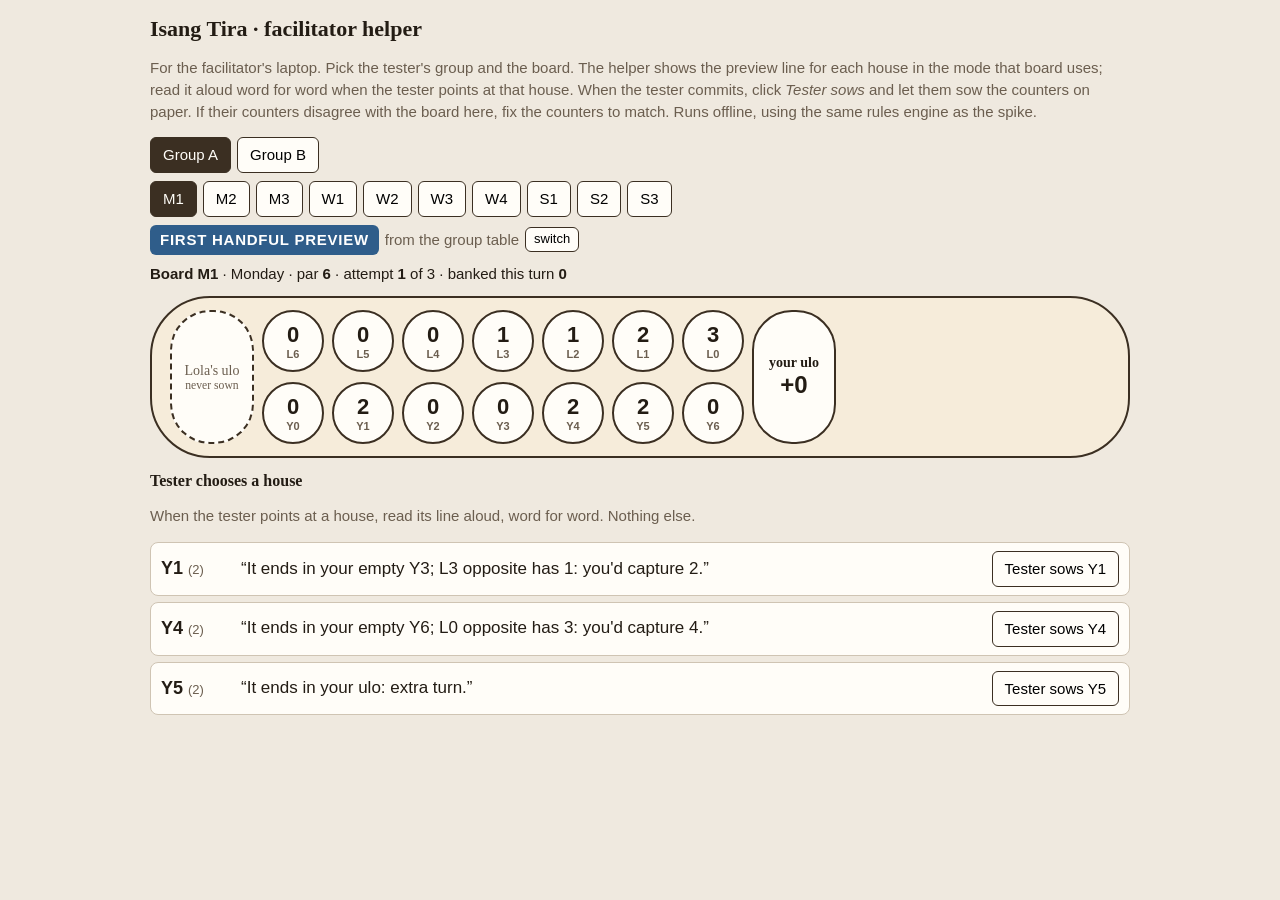
<file: helper.html>
<!doctype html>
<html lang="en">
<head>
<meta charset="utf-8">
<meta name="robots" content="noindex">
<meta name="viewport" content="width=device-width, initial-scale=1">
<title>Isang Tira facilitator helper</title>
<style>
:root { --ink:#231c14; --muted:#6b5e4f; --line:#3b2f22; --paper:#fffdf8; --ground:#efe9df; --fh:#2f5d8a; --ws:#8a4b2f; color-scheme: light; }
* { box-sizing: border-box; }
body { margin:0; padding:16px; background:var(--ground); color:var(--ink); font:15px/1.45 "Helvetica Neue", Helvetica, Arial, sans-serif; }
main { max-width:980px; margin:0 auto; }
h1 { font:700 22px Georgia, serif; margin:0 0 2px; }
h3 { font:700 16px Georgia, serif; margin:14px 0 4px; }
.muted { color:var(--muted); }
.bar { display:flex; flex-wrap:wrap; gap:6px; align-items:center; margin:8px 0; }
button { font:inherit; padding:6px 12px; border:1.5px solid var(--line); background:var(--paper); border-radius:6px; cursor:pointer; }
button.on { background:var(--line); color:var(--paper); }
button.small { padding:2px 8px; font-size:13px; }
.badge { display:inline-block; padding:4px 10px; border-radius:6px; color:#fff; font-weight:700; letter-spacing:.05em; }
.badge.FH { background:var(--fh); } .badge.WS { background:var(--ws); }
#board { display:flex; align-items:stretch; gap:8px; margin:12px 0; overflow-x:auto; background:#f6ecda; border:2px solid var(--line); border-radius:60px; padding:12px 18px; }
.rows { display:flex; flex-direction:column; gap:10px; }
.row { display:flex; gap:8px; }
.h { width:62px; height:62px; border:2px solid var(--line); border-radius:50%; background:var(--paper); display:flex; flex-direction:column; align-items:center; justify-content:center; font:700 22px Arial, sans-serif; flex:none; }
.h small { font:600 11px Arial, sans-serif; color:var(--muted); }
.h.burnt { background:repeating-linear-gradient(45deg,#e6e0d6 0 4px,#b9ad9c 4px 7px); font-size:15px; }
.ulo, .lola-ulo { display:flex; flex-direction:column; justify-content:center; align-items:center; text-align:center; width:84px; border:2px solid var(--line); border-radius:40px; background:var(--paper); font:700 14px Georgia, serif; flex:none; }
.lola-ulo { border-style:dashed; color:var(--muted); font-weight:400; }
.ulo b { font:700 24px Arial, sans-serif; }
.opt { display:grid; grid-template-columns:70px 1fr auto; gap:10px; align-items:center; background:var(--paper); border:1.5px solid #cfc4b3; border-radius:8px; padding:8px 10px; margin:6px 0; }
.oh { font:700 18px Arial, sans-serif; } .oh small { font-weight:400; color:var(--muted); font-size:13px; }
.say { font-size:17px; }
.over { padding:12px 14px; border-radius:8px; border:2px solid var(--line); background:var(--paper); margin:10px 0; }
.over.yes { border-color:#2e7d4f; } .over.no { border-color:#a33b2b; }
.acts { margin-top:8px; display:flex; gap:8px; flex-wrap:wrap; align-items:center; }
#log ol { padding-left:20px; margin:4px 0; } #log li { margin:3px 0; }
@media (max-width: 640px) { .opt { grid-template-columns:1fr; } }
</style>
</head>
<body>
<main>
<h1>Isang Tira &middot; facilitator helper</h1>
<p class="muted">For the facilitator's laptop. Pick the tester's group and the board. The helper shows the preview line for each house in the mode that board uses; read it aloud word for word when the tester points at that house. When the tester commits, click <i>Tester sows</i> and let them sow the counters on paper. If their counters disagree with the board here, fix the counters to match. Runs offline, using the same rules engine as the spike.</p>
<div class="bar" id="groups"></div>
<div class="bar" id="boards"></div>
<div class="bar" id="mode"></div>
<div id="info"></div>
<div id="board"></div>
<div id="turn"></div>
<div id="log"></div>
</main>
<script>
// Pure rules for the single-turn solitaire Sungka puzzle (rules R1-R8).
// State: Uint8Array(16). 0-6 = Y0..Y6, 7 = your ulo, 8-14 = L0..L6, 15 = Lola ulo.
// burnt: bitmask over slot indices (bits 0-6 and 8-14 only).

const ULO = 7;
const LOLA_ULO = 15;
const opposite = (i) => 14 - i; // Y_i <-> L_(6-i)
const isBurnt = (burnt, i) => ((burnt >>> i) & 1) === 1;

function checkBurnt(burnt) {
  if (burnt & ~0x7f7f) throw new Error(`illegal burnt mask ${burnt}`);
}

// Next slot along YOUR sowing path, skipping Lola ulo and burnt houses.
function nextTable(burnt) {
  checkBurnt(burnt);
  const next = new Int8Array(16).fill(-1);
  for (let i = 0; i < 15; i++) {
    if (isBurnt(burnt, i)) continue;
    let j = (i + 1) % 15;
    while (isBurnt(burnt, j)) j = (j + 1) % 15;
    next[i] = j;
  }
  return next;
}

// Distance (in drops) from your house h to your ulo, counting non-burnt slots only.
function distanceToUlo(burnt, h) {
  let d = 1;
  for (let j = h + 1; j <= 6; j++) if (!isBurnt(burnt, j)) d++;
  return d;
}

function loopLength(burnt) {
  let n = 15;
  for (let i = 0; i < 15; i++) if (isBurnt(burnt, i)) n--;
  return n;
}

function housesTotal(s) {
  let t = 0;
  for (let i = 0; i < 7; i++) t += s[i];
  for (let i = 8; i < 15; i++) t += s[i];
  return t;
}

function legalHouses(s, burnt) {
  const out = [];
  for (let h = 0; h < 7; h++) if (!isBurnt(burnt, h) && s[h] > 0) out.push(h);
  return out;
}

// One sowing, starting by lifting `house`, following relays until the handful stops.
function sow(state, burnt, house, next = nextTable(burnt)) {
  if (house < 0 || house > 6 || isBurnt(burnt, house) || state[house] === 0) {
    throw new Error(`illegal house ${house}`);
  }
  const s = Uint8Array.from(state);
  const bound = 15 * housesTotal(s); // R8
  let hand = s[house];
  s[house] = 0;
  let pos = house, gained = 0, drops = 0, relays = 0, captured = 0;
  const handfuls = [hand];
  for (;;) {
    while (hand > 0) {
      pos = next[pos];
      s[pos]++;
      hand--;
      drops++;
      if (pos === ULO) gained++;
    }
    if (drops > bound) throw new Error(`R8 bound violated: ${drops} > ${bound}`);
    if (pos === ULO) return { state: s, outcome: 'extra', gained, drops, handfuls, relays, captured, last: pos };
    if (s[pos] > 1) { // house was non-empty before this drop: relay
      hand = s[pos];
      s[pos] = 0;
      relays++;
      handfuls.push(hand);
      continue;
    }
    if (pos < 7) { // your house, empty before this drop
      const o = opposite(pos);
      if (!isBurnt(burnt, o) && s[o] > 0) {
        captured = s[o] + 1;
        s[o] = 0;
        s[pos] = 0;
        s[ULO] += captured;
        gained += captured;
        return { state: s, outcome: 'capture', gained, drops, handfuls, relays, captured, last: pos };
      }
      return { state: s, outcome: 'dud', gained, drops, handfuls, relays, captured, last: pos };
    }
    return { state: s, outcome: 'end', gained, drops, handfuls, relays, captured, last: pos };
  }
}

// R6 sweep, applied only when the turn ends.
function turnEnd(state, burnt) {
  const s = Uint8Array.from(state);
  for (let i = 8; i < 15; i++) if (s[i] > 0) return { state: s, swept: 0 };
  let swept = 0;
  for (let h = 0; h < 7; h++) { swept += s[h]; s[h] = 0; }
  s[ULO] += swept;
  return { state: s, swept };
}

// Play a whole decision line. Throws if the line is illegal or does not end the turn exactly.
function playLine(board, burnt, moves) {
  const next = nextTable(burnt);
  let s = board, score = 0;
  const sowings = [];
  for (let i = 0; i < moves.length; i++) {
    const r = sow(s, burnt, moves[i], next);
    sowings.push(r);
    score += r.gained;
    s = r.state;
    if (r.outcome !== 'extra') {
      if (i !== moves.length - 1) throw new Error('line continues after turn ended');
      const t = turnEnd(s, burnt);
      return { score: score + t.swept, state: t.state, sowings, swept: t.swept };
    }
  }
  if (legalHouses(s, burnt).length > 0) throw new Error('line stops while an extra turn is mandatory');
  const t = turnEnd(s, burnt);
  return { score: score + t.swept, state: t.state, sowings, swept: t.swept };
}

// Helper for tests and debugging: build a board from row arrays.
function makeBoard(Y, L, { ulo = 0, lolaUlo = 0 } = {}) {
  const s = new Uint8Array(16);
  for (let i = 0; i < 7; i++) { s[i] = Y[i] || 0; s[8 + i] = L[i] || 0; }
  s[ULO] = ulo;
  s[LOLA_ULO] = lolaUlo;
  return s;
}

function burntMask({ Y = [], L = [] } = {}) {
  let m = 0;
  for (const i of Y) m |= 1 << i;
  for (const i of L) m |= 1 << (8 + i);
  return m;
}

function boardString(s, burnt = 0) {
  const cell = (i) => (isBurnt(burnt, i) ? 'x' : String(s[i]));
  const Y = [0, 1, 2, 3, 4, 5, 6].map(cell).join(' ');
  const L = [8, 9, 10, 11, 12, 13, 14].map(cell).join(' ');
  return `Y[${Y}] L[${L}]`;
}

// Facilitator previews for the paper playtest. All rules come from engine.mjs;
// this module only walks the path to name where handfuls land.

const slotName = (i) => (i === ULO ? 'your ulo' : i < 7 ? `Y${i}` : `L${i - 8}`);

// FIRST-HANDFUL preview: where the first handful's last shell lands and what that means.
function firstHandful(state, burnt, house, next = nextTable(burnt)) {
  const s = Uint8Array.from(state);
  let hand = s[house];
  const size = hand;
  s[house] = 0;
  let pos = house, passUlo = 0, had = 0;
  while (hand > 0) {
    pos = next[pos];
    if (hand === 1) had = s[pos];
    s[pos]++;
    hand--;
    if (pos === ULO) passUlo++;
  }
  const r = { house, size, lands: pos, had, passUlo };
  if (pos === ULO) return { ...r, meaning: 'extra' };
  if (had > 0) return { ...r, meaning: 'relay' };
  if (pos < 7) {
    const o = opposite(pos);
    const oppBurnt = isBurnt(burnt, o);
    if (!oppBurnt && s[o] > 0) return { ...r, meaning: 'capture', opp: o, oppShells: s[o] };
    return { ...r, meaning: 'dud', opp: o, oppBurnt };
  }
  return { ...r, meaning: 'end' };
}

function firstHandfulText(p) {
  const ulo = p.meaning === 'extra' ? p.passUlo > 1 : p.passUlo > 0;
  const onTheWay = ulo ? ' It also drops one in your ulo on the way.' : '';
  const L = slotName(p.lands);
  if (p.meaning === 'extra') return `It ends in your ulo: extra turn.${onTheWay}`;
  if (p.meaning === 'relay') return `It ends in ${L}, which already has shells: relay.${onTheWay}`;
  if (p.meaning === 'capture') return `It ends in your empty ${L}; ${slotName(p.opp)} opposite has ${p.oppShells}: you'd capture ${p.oppShells + 1}.${onTheWay}`;
  if (p.meaning === 'dud') return `It ends in your empty ${L}; ${slotName(p.opp)} opposite is ${p.oppBurnt ? 'burnt' : 'empty'}: dud, the turn ends.${onTheWay}`;
  return `It ends in Lola's empty ${L}: the turn ends.${onTheWay}`;
}

// WHOLE-SOWING preview: the engine's full sowing (all relays), plus the slot each handful stopped in.
function wholeSowing(state, burnt, house, next = nextTable(burnt)) {
  const r = sow(state, burnt, house, next);
  const stops = [];
  let pos = house;
  for (const size of r.handfuls) {
    for (let k = 0; k < size; k++) pos = next[pos];
    stops.push(pos);
  }
  if (pos !== r.last) throw new Error(`walk ended at ${pos}, engine at ${r.last}`);
  return { ...r, house, stops, burnt };
}

function wholeSowingText(w) {
  const relayAt = w.stops.slice(0, -1).map(slotName);
  const via = relayAt.length ? `It relays at ${relayAt.join(', ')}, then ends` : 'It ends';
  const L = slotName(w.last);
  const adds = `This sowing adds ${w.gained} to your ulo.`;
  if (w.outcome === 'extra') return `${via} in your ulo: extra turn. ${adds}`;
  if (w.outcome === 'capture') {
    const o = opposite(w.last);
    return `${via} in your empty ${L}; ${slotName(o)} opposite had ${w.captured - 1}: capture ${w.captured}, the turn ends. ${adds}`;
  }
  if (w.outcome === 'dud') {
    const o = opposite(w.last);
    return `${via} in your empty ${L}; ${slotName(o)} opposite is ${isBurnt(w.burnt, o) ? 'burnt' : 'empty'}: dud, the turn ends. ${adds}`;
  }
  return `${via} in Lola's empty ${L}: the turn ends. ${adds}`;
}

// Board rows from picks.json ('x' = burnt) -> engine state + burnt mask.

function toState(board) {
  const bY = [], bL = [];
  board.Y.forEach((v, i) => { if (v === 'x') bY.push(i); });
  board.L.forEach((v, i) => { if (v === 'x') bL.push(i); });
  const num = (row) => row.map((v) => (v === 'x' ? 0 : v));
  return { s: makeBoard(num(board.Y), num(board.L)), burnt: burntMask({ Y: bY, L: bL }) };
}

// Preview mode per board for each tester group (counterbalanced).
// FH = first handful only; WS = whole sowing, relays included. Monday is always FH (rule teaching).
// Wednesday picks alternate preview-bot unsolved/solved (W1 u, W2 s, W3 u, W4 s), so each group's
// FH pair and WS pair each hold one of each.
const MODES = {
  A: { W1: 'FH', W2: 'FH', W3: 'WS', W4: 'WS', S1: 'FH', S2: 'WS', S3: 'FH' },
  B: { W1: 'WS', W2: 'WS', W3: 'FH', W4: 'FH', S1: 'WS', S2: 'FH', S3: 'WS' },
};
const MODE_NAME = { FH: 'first handful', WS: 'whole sowing' };
const modeFor = (group, code) => MODES[group][code] || 'FH';


const BOARDS = [{"code":"M1","day":"Monday","par":6,"perfectLines":1,"board":{"Y":[0,2,0,0,2,2,0],"L":[3,2,1,1,0,0,0]}},{"code":"M2","day":"Monday","par":6,"perfectLines":2,"board":{"Y":[2,0,1,0,3,0,0],"L":[3,0,0,3,0,0,1]}},{"code":"M3","day":"Monday","par":6,"perfectLines":1,"board":{"Y":[0,1,0,4,0,4,3],"L":[0,2,1,2,4,0,4]}},{"code":"W1","day":"Wednesday","par":7,"perfectLines":1,"board":{"Y":[1,1,3,0,0,1,0],"L":[4,1,0,0,2,0,3]}},{"code":"W2","day":"Wednesday","par":7,"perfectLines":1,"board":{"Y":[1,4,0,1,1,1,0],"L":[0,1,2,0,2,4,0]}},{"code":"W3","day":"Wednesday","par":7,"perfectLines":1,"board":{"Y":[2,2,0,1,2,1,2],"L":[0,0,2,2,4,2,0]}},{"code":"W4","day":"Wednesday","par":7,"perfectLines":2,"board":{"Y":[1,2,1,0,2,0,0],"L":[0,0,4,1,7,2,0]}},{"code":"S1","day":"Saturday","par":13,"perfectLines":1,"board":{"Y":[1,1,1,1,2,1,1],"L":[0,0,0,3,0,7,0]}},{"code":"S2","day":"Saturday","par":14,"perfectLines":2,"board":{"Y":[2,1,1,1,2,1,1],"L":[8,0,0,0,0,7,0]}},{"code":"S3","day":"Saturday","par":13,"perfectLines":1,"board":{"Y":[1,2,5,1,3,0,0],"L":[0,0,0,0,3,8,0]}}];
const q = new URLSearchParams(location.search);
const st = { group: q.get('group') === 'B' ? 'B' : 'A', code: BOARDS.some((b) => b.code === q.get('board')) ? q.get('board') : 'M1', override: null, attempt: 1, moves: [] };
if (q.get('moves')) st.moves = q.get('moves').split(',').map(Number).filter((n) => Number.isInteger(n) && n >= 0 && n <= 6);
const $ = (id) => document.getElementById(id);
const board = () => BOARDS.find((b) => b.code === st.code);
const mode = () => st.override || modeFor(st.group, st.code);

function play() {
  let { s, burnt } = toState(board().board);
  let score = 0, ended = false, swept = 0;
  const log = [];
  for (const m of st.moves) {
    const w = wholeSowing(s, burnt, m);
    log.push(w); score += w.gained; s = w.state;
    if (w.outcome !== 'extra') { ended = true; break; }
  }
  if (!ended && st.moves.length && legalHouses(s, burnt).length === 0) ended = true;
  if (ended) { const t = turnEnd(s, burnt); swept = t.swept; score += swept; s = t.state; }
  return { s, burnt, score, ended, swept, log };
}

function cell(s, burnt, i) {
  return isBurnt(burnt, i) ? '<div class="h burnt">##<small>' + slotName(i) + '</small></div>'
    : '<div class="h">' + s[i] + '<small>' + slotName(i) + '</small></div>';
}

function render() {
  const b = board(), p = play(), m = mode();
  $('groups').innerHTML = ['A', 'B'].map((g) => '<button data-group="' + g + '" class="' + (g === st.group ? 'on' : '') + '">Group ' + g + '</button>').join('');
  $('boards').innerHTML = BOARDS.map((x) => '<button data-board="' + x.code + '" class="' + (x.code === st.code ? 'on' : '') + '">' + x.code + '</button>').join('');
  $('mode').innerHTML = '<span class="badge ' + m + '">' + MODE_NAME[m].toUpperCase() + ' PREVIEW</span>'
    + (st.override ? ' <span class="muted">(override; the table says ' + MODE_NAME[modeFor(st.group, st.code)] + ')</span>' : ' <span class="muted">from the group table</span>')
    + ' <button data-toggle="1" class="small">switch</button>';
  $('info').innerHTML = '<b>Board ' + b.code + '</b> &middot; ' + b.day + ' &middot; par <b>' + b.par + '</b> &middot; attempt <b>' + st.attempt + '</b> of 3 &middot; banked this turn <b>' + p.score + '</b>';
  const top = [14, 13, 12, 11, 10, 9, 8].map((i) => cell(p.s, p.burnt, i)).join('');
  const bot = [0, 1, 2, 3, 4, 5, 6].map((i) => cell(p.s, p.burnt, i)).join('');
  $('board').innerHTML = '<div class="lola-ulo">Lola\'s ulo<br><small>never sown</small></div><div class="rows"><div class="row">' + top + '</div><div class="row">' + bot + '</div></div><div class="ulo">your ulo<br><b>+' + p.score + '</b></div>';

  let turn;
  if (p.ended) {
    const reached = p.score >= b.par;
    turn = '<div class="over ' + (reached ? 'yes' : 'no') + '"><b>Turn over: ' + p.score + ' of par ' + b.par + ' ' + (reached ? '&#10003; reached par' : '&#10007; below par') + '</b>'
      + (p.swept ? ' (includes a sweep of ' + p.swept + ')' : '')
      + '<br>Write on the sheet: <b>' + st.moves.map((h) => 'Y' + h).join(' ') + '</b>, score <b>' + p.score + '</b>.'
      + '<div class="acts">' + (st.attempt < 3 && !reached ? '<button data-next="1">Start attempt ' + (st.attempt + 1) + '</button>' : '<span class="muted">Board finished. Pick the next board above.</span>') + ' <button data-undo="1">Undo last sowing</button></div></div>';
  } else {
    const legal = legalHouses(p.s, p.burnt);
    turn = '<h3>' + (st.moves.length ? 'Extra turn: the tester must choose again' : 'Tester chooses a house') + '</h3>'
      + '<p class="muted">When the tester points at a house, read its line aloud, word for word. Nothing else.</p>'
      + legal.map((h) => {
        const t = m === 'FH' ? firstHandfulText(firstHandful(p.s, p.burnt, h)) : wholeSowingText(wholeSowing(p.s, p.burnt, h));
        return '<div class="opt"><div class="oh">Y' + h + ' <small>(' + p.s[h] + ')</small></div><div class="say">&ldquo;' + t + '&rdquo;</div><button data-sow="' + h + '">Tester sows Y' + h + '</button></div>';
      }).join('')
      + (st.moves.length ? '<div class="acts"><button data-undo="1">Undo last sowing</button></div>' : '');
  }
  $('turn').innerHTML = turn;
  $('log').innerHTML = p.log.length ? '<h3>This attempt so far (facilitator only; do not read aloud)</h3><ol>' + p.log.map((w) => '<li><b>Y' + w.house + '</b> (' + w.handfuls[0] + '): ' + wholeSowingText(w) + '</li>').join('') + '</ol>' : '';
  document.title = 'Helper ' + b.code + ' ' + (p.ended ? 'score ' + p.score : 'attempt ' + st.attempt);
}

document.addEventListener('click', (e) => {
  const d = e.target.closest('button')?.dataset;
  if (!d) return;
  if (d.group) { st.group = d.group; st.override = null; }
  if (d.board) { st.code = d.board; st.override = null; st.attempt = 1; st.moves = []; }
  if (d.toggle) st.override = mode() === 'FH' ? 'WS' : 'FH';
  if (d.sow !== undefined) st.moves.push(Number(d.sow));
  if (d.undo) st.moves.pop();
  if (d.next) { st.attempt++; st.moves = []; }
  render();
});
render();

</script>
</body>
</html>
</file>
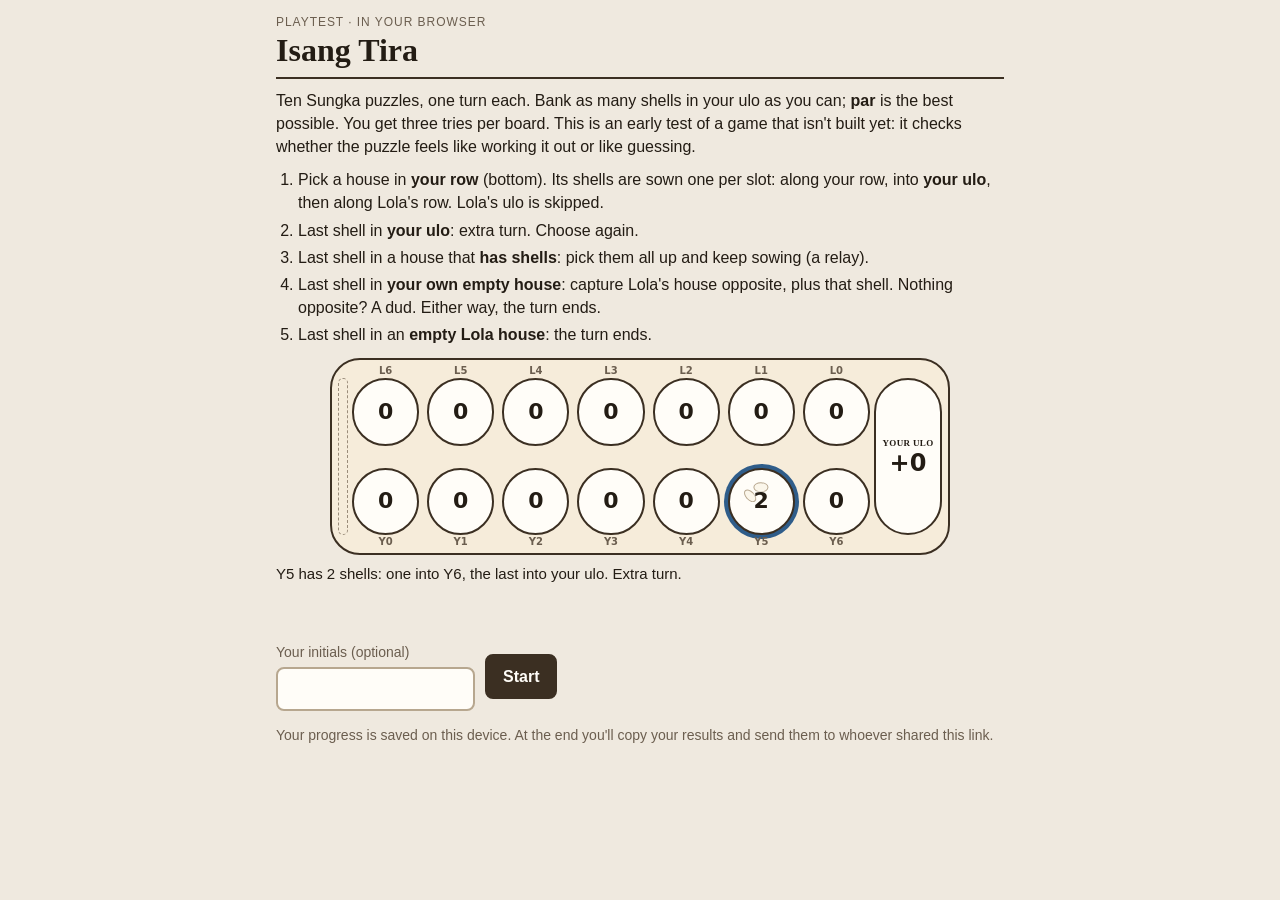
<file: play.html>
<!doctype html>
<html lang="en">
<head>
<meta charset="utf-8">
<meta name="robots" content="noindex">
<meta name="viewport" content="width=device-width, initial-scale=1">
<title>Isang Tira playtest: play in your browser</title>
<style>
:root {
  --ink: #231c14; --muted: #6b5e4f; --line: #3b2f22; --paper: #fffdf8; --ground: #efe9df; --wood: #f6ecda;
  --fh: #2f5d8a; --ws: #8a4b2f; --ok: #28703f; --no: #a33b2b; --shell: #fbf6ea; --shell-edge: #b7a78f;
  color-scheme: light;
}
* { box-sizing: border-box; }
html, body { margin: 0; }
body { background: var(--ground); color: var(--ink); font: 16px/1.45 "Helvetica Neue", Helvetica, Arial, sans-serif; -webkit-tap-highlight-color: transparent; }
.app { max-width: 760px; margin: 0 auto; padding: 14px 8px 40px; overflow-x: clip; }
@media (min-width: 480px) { .app { padding-inline: 16px; } }
h1 { font: 700 clamp(24px, 6vw, 32px)/1.1 Georgia, "Palatino Linotype", serif; margin: 2px 0 0; }
.kicker { font-size: 12px; letter-spacing: .08em; text-transform: uppercase; color: var(--muted); }
.top { display: flex; justify-content: space-between; align-items: flex-end; gap: 12px; border-bottom: 2px solid var(--line); padding-bottom: 8px; margin-bottom: 10px; }
.par { display: flex; align-items: center; gap: 6px; border: 2px solid var(--line); border-radius: 10px; padding: 2px 10px; background: var(--paper); }
.par b { font: 700 26px/1 Georgia, serif; }
.par span { font-size: 12px; font-weight: 700; letter-spacing: .08em; text-transform: uppercase; }
.meta { display: flex; flex-wrap: wrap; align-items: center; gap: 8px 12px; margin: 6px 0 10px; font-size: 15px; }
.meta .spacer { flex: 1; }
.badge { color: #fff; font-weight: 700; font-size: 13px; letter-spacing: .03em; padding: 3px 9px; border-radius: 6px; }
.badge.FH { background: var(--fh); }
.badge.WS { background: var(--ws); }
button { font: inherit; color: inherit; cursor: pointer; }
.primary, .panel button, .ticks button, .chip, .ghost { border: 2px solid var(--line); background: var(--paper); border-radius: 8px; padding: 9px 16px; min-height: 44px; }
.panel .primary, .primary { background: var(--line); color: var(--paper); font-weight: 700; }
.primary:disabled { opacity: .45; cursor: default; }
.ghost { background: transparent; }
.small { min-height: 34px; padding: 4px 10px; font-size: 14px; border: 2px solid var(--line); border-radius: 8px; background: var(--paper); }
button:focus-visible, input:focus-visible, textarea:focus-visible { outline: 3px solid var(--fh); outline-offset: 2px; }
.panel { display: flex; flex-wrap: wrap; gap: 10px; align-items: center; margin: 12px 0; }
.caption { min-height: 3em; margin: 10px 2px 0; }
.hint, .fine { color: var(--muted); font-size: 14px; }
.result { font-size: 18px; margin: 0; flex-basis: 100%; }
.result b { font: 700 28px Georgia, serif; }
.result.yes { color: var(--ok); }
.result.no { color: var(--no); }
.q { margin: 0; flex-basis: 100%; }
.ticks { display: flex; flex-wrap: wrap; gap: 8px; flex-basis: 100%; border-radius: 10px; }
.ticks:focus { outline: 3px dashed var(--fh); outline-offset: 4px; }
h1[tabindex="-1"]:focus { outline: none; }
.coach { background: var(--paper); border: 2px solid var(--fh); border-radius: 10px; padding: 10px 12px; margin: 0 0 12px; }
.lede { margin: 0 0 10px; }
.rules { margin: 0 0 12px; padding-left: 22px; }
.rules li { margin: 4px 0; }
.field { display: flex; flex-direction: column; gap: 4px; font-size: 14px; color: var(--muted); }
.field input, .field textarea { font: inherit; color: var(--ink); background: var(--paper); border: 2px solid var(--shell-edge); border-radius: 8px; padding: 8px 10px; min-height: 44px; }
.demo { margin: 6px 0 4px; }
.demo figcaption { min-height: 4.5em; margin-top: 8px; font-size: 15px; }

/* ---------- board ---------- */
.board { position: relative; display: grid; grid-template-columns: 10px minmax(0, 1fr) clamp(36px, 11vw, 68px); gap: 4px; max-width: 620px; margin: 0 auto; padding: 18px 6px; background: var(--wood); border: 2px solid var(--line); border-radius: 30px; user-select: none; -webkit-user-select: none; touch-action: manipulation; }
.lola-ulo { border: 1.5px dashed #9a8c7a; border-radius: 8px; }
.rows { display: grid; gap: clamp(14px, 4vw, 22px); }
.row { display: grid; grid-template-columns: repeat(7, minmax(0, 1fr)); gap: clamp(3px, 1vw, 8px); }
.h { position: relative; aspect-ratio: 1; border-radius: 50%; border: 2px solid var(--line); background: var(--paper); display: grid; place-items: center; padding: 0; min-width: 0; }
.h .num { position: relative; z-index: 1; font: 700 clamp(14px, 4.2vw, 22px)/1 system-ui, sans-serif; text-shadow: 0 0 3px var(--paper), 0 0 3px var(--paper); }
.h .lbl { position: absolute; left: 50%; translate: -50% 0; font: 600 10px/1 system-ui, sans-serif; color: var(--muted); white-space: nowrap; }
.row.lola .lbl { top: -14px; }
.row.you .lbl { bottom: -14px; }
.shells { position: absolute; inset: 0; }
.shells i { position: absolute; width: 24%; height: 15%; translate: -50% -50%; background: var(--shell); border: 1px solid var(--shell-edge); border-radius: 50%; rotate: var(--r); }
.h.mine[aria-disabled="false"] { cursor: pointer; }
.h.mine[aria-disabled="false"]:hover { background: #fff; }
.h.mine[aria-disabled="true"] { cursor: default; }
.h.sel { box-shadow: 0 0 0 4px var(--fh); }
.h.burnt { background: repeating-linear-gradient(45deg, #e6e0d6 0 4px, #b9ad9c 4px 7px); }
.h.taken { opacity: .45; transition: opacity .2s; }
.ulo { display: flex; flex-direction: column; align-items: center; justify-content: center; gap: 2px; border: 2px solid var(--line); border-radius: 999px; background: var(--paper); }
.ulo-l { font: 700 9px/1.1 Georgia, serif; text-align: center; letter-spacing: .04em; text-transform: uppercase; }
.ulo .num { font: 700 clamp(15px, 4.4vw, 24px)/1 system-ui, sans-serif; }
.fx { position: absolute; inset: 0; pointer-events: none; }
.fx > * { position: absolute; left: 0; top: 0; }
.hand { translate: -50% -50%; width: var(--hand, 30px); height: var(--hand, 30px); border-radius: 50%; background: var(--shell); border: 2px solid var(--line); box-shadow: 0 4px 8px rgba(35, 28, 20, .3); display: grid; place-items: center; font: 700 calc(var(--hand, 30px) * .47)/1 system-ui, sans-serif; z-index: 3; }
.hand.take { background: #f3e2b8; }
.ring { translate: -50% -50%; width: var(--d, 40px); height: var(--d, 40px); border: 3px dashed var(--fh); border-radius: 50%; display: grid; place-items: center; z-index: 2; }
.ring.ws { border-color: var(--ws); }
.ring b { translate: 0 -150%; background: var(--ws); color: #fff; font-size: 11px; min-width: 18px; border-radius: 9px; padding: 1px 4px; text-align: center; }
.stamp { translate: -88% -50%; background: var(--ws); color: #fff; font: 800 18px/1 Georgia, serif; padding: 6px 10px; border-radius: 8px; white-space: nowrap; z-index: 4; }
.spark { translate: -50% -50%; width: 9px; height: 6px; border-radius: 50%; background: var(--shell); border: 1px solid var(--shell-edge); }

/* ---------- results and replay ---------- */
.scroll { overflow-x: auto; }
.res { border-collapse: collapse; width: 100%; font-size: 14px; background: var(--paper); }
.res th, .res td { border: 1px solid #cfc4b3; padding: 6px 8px; text-align: left; }
.res thead th { background: var(--wood); }
.pref { border: 2px solid #cfc4b3; border-radius: 10px; margin: 14px 0; padding: 10px 12px; display: grid; gap: 8px; background: var(--paper); }
.pref legend { font-weight: 700; padding: 0 4px; }
.pref label:not(.field) { display: flex; gap: 8px; align-items: center; min-height: 34px; }
.results-text { white-space: pre-wrap; word-break: break-word; background: var(--paper); border: 1.5px dashed var(--line); border-radius: 8px; padding: 10px; font: 12px/1.45 ui-monospace, Menlo, Consolas, monospace; }
.chips { display: flex; flex-wrap: wrap; gap: 6px; margin: 4px 0 8px; }
.chip { min-height: 36px; padding: 4px 10px; }
.chip.on { background: var(--line); color: var(--paper); }
.sr-only { position: absolute; width: 1px; height: 1px; overflow: hidden; clip-path: inset(50%); white-space: nowrap; }
@media (prefers-reduced-motion: reduce) { * { transition: none !important; } }

</style>
</head>
<body>
<main id="app" class="app"></main>
<div id="live" class="sr-only" aria-live="polite"></div>
<noscript><p style="padding:16px">This playtest needs JavaScript. The printable version is at <a href="boards.html">boards.html</a>.</p></noscript>
<script>
(() => {
'use strict';
const DATA = {"boards":[{"code":"M1","day":"Monday","par":6,"perfectLines":1,"board":{"Y":[0,2,0,0,2,2,0],"L":[3,2,1,1,0,0,0]},"lines":[[5,6,4]]},{"code":"M2","day":"Monday","par":6,"perfectLines":2,"board":{"Y":[2,0,1,0,3,0,0],"L":[3,0,0,3,0,0,1]},"lines":[[4,6,2],[4,6,5]]},{"code":"M3","day":"Monday","par":6,"perfectLines":1,"board":{"Y":[0,1,0,4,0,4,3],"L":[0,2,1,2,4,0,4]},"lines":[[3,1]]},{"code":"W1","day":"Wednesday","par":7,"perfectLines":1,"board":{"Y":[1,1,3,0,0,1,0],"L":[4,1,0,0,2,0,3]},"lines":[[2,6,3]]},{"code":"W2","day":"Wednesday","par":7,"perfectLines":1,"board":{"Y":[1,4,0,1,1,1,0],"L":[0,1,2,0,2,4,0]},"lines":[[1,6,0]]},{"code":"W3","day":"Wednesday","par":7,"perfectLines":1,"board":{"Y":[2,2,0,1,2,1,2],"L":[0,0,2,2,4,2,0]},"lines":[[3,5,0]]},{"code":"W4","day":"Wednesday","par":7,"perfectLines":2,"board":{"Y":[1,2,1,0,2,0,0],"L":[0,0,4,1,7,2,0]},"lines":[[0,6,2],[0,6,3]]},{"code":"S1","day":"Saturday","par":13,"perfectLines":1,"board":{"Y":[1,1,1,1,2,1,1],"L":[0,0,0,3,0,7,0]},"lines":[[6,1,6,5,6,0]]},{"code":"S2","day":"Saturday","par":14,"perfectLines":2,"board":{"Y":[2,1,1,1,2,1,1],"L":[8,0,0,0,0,7,0]},"lines":[[6,0,6,5,6,1],[6,2,6,4,6,5]]},{"code":"S3","day":"Saturday","par":13,"perfectLines":1,"board":{"Y":[1,2,5,1,3,0,0],"L":[0,0,0,0,3,8,0]},"lines":[[4,6,1,6,0]]}]};
// Pure rules for the single-turn solitaire Sungka puzzle (rules R1-R8).
// State: Uint8Array(16). 0-6 = Y0..Y6, 7 = your ulo, 8-14 = L0..L6, 15 = Lola ulo.
// burnt: bitmask over slot indices (bits 0-6 and 8-14 only).

const ULO = 7;
const LOLA_ULO = 15;
const opposite = (i) => 14 - i; // Y_i <-> L_(6-i)
const isBurnt = (burnt, i) => ((burnt >>> i) & 1) === 1;

function checkBurnt(burnt) {
  if (burnt & ~0x7f7f) throw new Error(`illegal burnt mask ${burnt}`);
}

// Next slot along YOUR sowing path, skipping Lola ulo and burnt houses.
function nextTable(burnt) {
  checkBurnt(burnt);
  const next = new Int8Array(16).fill(-1);
  for (let i = 0; i < 15; i++) {
    if (isBurnt(burnt, i)) continue;
    let j = (i + 1) % 15;
    while (isBurnt(burnt, j)) j = (j + 1) % 15;
    next[i] = j;
  }
  return next;
}

// Distance (in drops) from your house h to your ulo, counting non-burnt slots only.
function distanceToUlo(burnt, h) {
  let d = 1;
  for (let j = h + 1; j <= 6; j++) if (!isBurnt(burnt, j)) d++;
  return d;
}

function loopLength(burnt) {
  let n = 15;
  for (let i = 0; i < 15; i++) if (isBurnt(burnt, i)) n--;
  return n;
}

function housesTotal(s) {
  let t = 0;
  for (let i = 0; i < 7; i++) t += s[i];
  for (let i = 8; i < 15; i++) t += s[i];
  return t;
}

function legalHouses(s, burnt) {
  const out = [];
  for (let h = 0; h < 7; h++) if (!isBurnt(burnt, h) && s[h] > 0) out.push(h);
  return out;
}

// One sowing, starting by lifting `house`, following relays until the handful stops.
function sow(state, burnt, house, next = nextTable(burnt)) {
  if (house < 0 || house > 6 || isBurnt(burnt, house) || state[house] === 0) {
    throw new Error(`illegal house ${house}`);
  }
  const s = Uint8Array.from(state);
  const bound = 15 * housesTotal(s); // R8
  let hand = s[house];
  s[house] = 0;
  let pos = house, gained = 0, drops = 0, relays = 0, captured = 0;
  const handfuls = [hand];
  for (;;) {
    while (hand > 0) {
      pos = next[pos];
      s[pos]++;
      hand--;
      drops++;
      if (pos === ULO) gained++;
    }
    if (drops > bound) throw new Error(`R8 bound violated: ${drops} > ${bound}`);
    if (pos === ULO) return { state: s, outcome: 'extra', gained, drops, handfuls, relays, captured, last: pos };
    if (s[pos] > 1) { // house was non-empty before this drop: relay
      hand = s[pos];
      s[pos] = 0;
      relays++;
      handfuls.push(hand);
      continue;
    }
    if (pos < 7) { // your house, empty before this drop
      const o = opposite(pos);
      if (!isBurnt(burnt, o) && s[o] > 0) {
        captured = s[o] + 1;
        s[o] = 0;
        s[pos] = 0;
        s[ULO] += captured;
        gained += captured;
        return { state: s, outcome: 'capture', gained, drops, handfuls, relays, captured, last: pos };
      }
      return { state: s, outcome: 'dud', gained, drops, handfuls, relays, captured, last: pos };
    }
    return { state: s, outcome: 'end', gained, drops, handfuls, relays, captured, last: pos };
  }
}

// R6 sweep, applied only when the turn ends.
function turnEnd(state, burnt) {
  const s = Uint8Array.from(state);
  for (let i = 8; i < 15; i++) if (s[i] > 0) return { state: s, swept: 0 };
  let swept = 0;
  for (let h = 0; h < 7; h++) { swept += s[h]; s[h] = 0; }
  s[ULO] += swept;
  return { state: s, swept };
}

// Play a whole decision line. Throws if the line is illegal or does not end the turn exactly.
function playLine(board, burnt, moves) {
  const next = nextTable(burnt);
  let s = board, score = 0;
  const sowings = [];
  for (let i = 0; i < moves.length; i++) {
    const r = sow(s, burnt, moves[i], next);
    sowings.push(r);
    score += r.gained;
    s = r.state;
    if (r.outcome !== 'extra') {
      if (i !== moves.length - 1) throw new Error('line continues after turn ended');
      const t = turnEnd(s, burnt);
      return { score: score + t.swept, state: t.state, sowings, swept: t.swept };
    }
  }
  if (legalHouses(s, burnt).length > 0) throw new Error('line stops while an extra turn is mandatory');
  const t = turnEnd(s, burnt);
  return { score: score + t.swept, state: t.state, sowings, swept: t.swept };
}

// Helper for tests and debugging: build a board from row arrays.
function makeBoard(Y, L, { ulo = 0, lolaUlo = 0 } = {}) {
  const s = new Uint8Array(16);
  for (let i = 0; i < 7; i++) { s[i] = Y[i] || 0; s[8 + i] = L[i] || 0; }
  s[ULO] = ulo;
  s[LOLA_ULO] = lolaUlo;
  return s;
}

function burntMask({ Y = [], L = [] } = {}) {
  let m = 0;
  for (const i of Y) m |= 1 << i;
  for (const i of L) m |= 1 << (8 + i);
  return m;
}

function boardString(s, burnt = 0) {
  const cell = (i) => (isBurnt(burnt, i) ? 'x' : String(s[i]));
  const Y = [0, 1, 2, 3, 4, 5, 6].map(cell).join(' ');
  const L = [8, 9, 10, 11, 12, 13, 14].map(cell).join(' ');
  return `Y[${Y}] L[${L}]`;
}

// Facilitator previews for the paper playtest. All rules come from engine.mjs;
// this module only walks the path to name where handfuls land.

const slotName = (i) => (i === ULO ? 'your ulo' : i < 7 ? `Y${i}` : `L${i - 8}`);

// FIRST-HANDFUL preview: where the first handful's last shell lands and what that means.
function firstHandful(state, burnt, house, next = nextTable(burnt)) {
  const s = Uint8Array.from(state);
  let hand = s[house];
  const size = hand;
  s[house] = 0;
  let pos = house, passUlo = 0, had = 0;
  while (hand > 0) {
    pos = next[pos];
    if (hand === 1) had = s[pos];
    s[pos]++;
    hand--;
    if (pos === ULO) passUlo++;
  }
  const r = { house, size, lands: pos, had, passUlo };
  if (pos === ULO) return { ...r, meaning: 'extra' };
  if (had > 0) return { ...r, meaning: 'relay' };
  if (pos < 7) {
    const o = opposite(pos);
    const oppBurnt = isBurnt(burnt, o);
    if (!oppBurnt && s[o] > 0) return { ...r, meaning: 'capture', opp: o, oppShells: s[o] };
    return { ...r, meaning: 'dud', opp: o, oppBurnt };
  }
  return { ...r, meaning: 'end' };
}

function firstHandfulText(p) {
  const ulo = p.meaning === 'extra' ? p.passUlo > 1 : p.passUlo > 0;
  const onTheWay = ulo ? ' It also drops one in your ulo on the way.' : '';
  const L = slotName(p.lands);
  if (p.meaning === 'extra') return `It ends in your ulo: extra turn.${onTheWay}`;
  if (p.meaning === 'relay') return `It ends in ${L}, which already has shells: relay.${onTheWay}`;
  if (p.meaning === 'capture') return `It ends in your empty ${L}; ${slotName(p.opp)} opposite has ${p.oppShells}: you'd capture ${p.oppShells + 1}.${onTheWay}`;
  if (p.meaning === 'dud') return `It ends in your empty ${L}; ${slotName(p.opp)} opposite is ${p.oppBurnt ? 'burnt' : 'empty'}: dud, the turn ends.${onTheWay}`;
  return `It ends in Lola's empty ${L}: the turn ends.${onTheWay}`;
}

// WHOLE-SOWING preview: the engine's full sowing (all relays), plus the slot each handful stopped in.
function wholeSowing(state, burnt, house, next = nextTable(burnt)) {
  const r = sow(state, burnt, house, next);
  const stops = [];
  let pos = house;
  for (const size of r.handfuls) {
    for (let k = 0; k < size; k++) pos = next[pos];
    stops.push(pos);
  }
  if (pos !== r.last) throw new Error(`walk ended at ${pos}, engine at ${r.last}`);
  return { ...r, house, stops, burnt };
}

function wholeSowingText(w) {
  const relayAt = w.stops.slice(0, -1).map(slotName);
  const via = relayAt.length ? `It relays at ${relayAt.join(', ')}, then ends` : 'It ends';
  const L = slotName(w.last);
  const adds = `This sowing adds ${w.gained} to your ulo.`;
  if (w.outcome === 'extra') return `${via} in your ulo: extra turn. ${adds}`;
  if (w.outcome === 'capture') {
    const o = opposite(w.last);
    return `${via} in your empty ${L}; ${slotName(o)} opposite had ${w.captured - 1}: capture ${w.captured}, the turn ends. ${adds}`;
  }
  if (w.outcome === 'dud') {
    const o = opposite(w.last);
    return `${via} in your empty ${L}; ${slotName(o)} opposite is ${isBurnt(w.burnt, o) ? 'burnt' : 'empty'}: dud, the turn ends. ${adds}`;
  }
  return `${via} in Lola's empty ${L}: the turn ends. ${adds}`;
}

// Board rows from picks.json ('x' = burnt) -> engine state + burnt mask.

function toState(board) {
  const bY = [], bL = [];
  board.Y.forEach((v, i) => { if (v === 'x') bY.push(i); });
  board.L.forEach((v, i) => { if (v === 'x') bL.push(i); });
  const num = (row) => row.map((v) => (v === 'x' ? 0 : v));
  return { s: makeBoard(num(board.Y), num(board.L)), burnt: burntMask({ Y: bY, L: bL }) };
}

// Preview mode per board for each tester group (counterbalanced).
// FH = first handful only; WS = whole sowing, relays included. Monday is always FH (rule teaching).
// Wednesday picks alternate preview-bot unsolved/solved (W1 u, W2 s, W3 u, W4 s), so each group's
// FH pair and WS pair each hold one of each.
const MODES = {
  A: { W1: 'FH', W2: 'FH', W3: 'WS', W4: 'WS', S1: 'FH', S2: 'WS', S3: 'FH' },
  B: { W1: 'WS', W2: 'WS', W3: 'FH', W4: 'FH', S1: 'WS', S2: 'FH', S3: 'WS' },
};
const MODE_NAME = { FH: 'first handful', WS: 'whole sowing' };
const modeFor = (group, code) => MODES[group][code] || 'FH';

// Drop-by-drop events for one sowing, derived from engine.mjs so the animation can never
// disagree with the rules. Applying the events in order to a copy of the state gives exactly
// the state that sow() / turnEnd() return.

function sowEvents(state, burnt, house, next = nextTable(burnt)) {
  const result = sow(state, burnt, house, next);
  const events = [];
  let pos = house;
  result.handfuls.forEach((n, i) => {
    events.push({ t: i === 0 ? 'lift' : 'relay', slot: pos, n });
    for (let k = 0; k < n; k++) {
      pos = next[pos];
      events.push({ t: 'drop', slot: pos });
    }
  });
  if (pos !== result.last) throw new Error(`events walk ended at ${pos}, engine at ${result.last}`);
  if (result.outcome === 'extra') events.push({ t: 'extra', slot: ULO });
  else if (result.outcome === 'capture') events.push({ t: 'capture', slot: pos, opp: opposite(pos), n: result.captured });
  else events.push({ t: result.outcome, slot: pos });
  return { events, result };
}

function turnEndEvents(state, burnt) {
  const result = turnEnd(state, burnt);
  return { events: result.swept ? [{ t: 'sweep', n: result.swept }] : [], result };
}

// Apply one event to s (a Uint8Array(16)) in place. Throws if the event does not fit the state.
function applyEvent(s, e) {
  switch (e.t) {
    case 'lift':
    case 'relay':
      if (s[e.slot] !== e.n) throw new Error(`${e.t} ${e.n} from slot ${e.slot} holding ${s[e.slot]}`);
      s[e.slot] = 0;
      break;
    case 'drop':
      s[e.slot]++;
      break;
    case 'capture':
      if (s[e.slot] !== 1 || s[e.opp] + 1 !== e.n) throw new Error(`capture ${e.n} does not fit slots ${e.slot}/${e.opp}`);
      s[e.slot] = 0;
      s[e.opp] = 0;
      s[ULO] += e.n;
      break;
    case 'sweep': {
      let t = 0;
      for (let h = 0; h < 7; h++) { t += s[h]; s[h] = 0; }
      if (t !== e.n) throw new Error(`sweep ${e.n} but your houses held ${t}`);
      s[ULO] += t;
      break;
    }
    case 'extra':
    case 'dud':
    case 'end':
      break;
    default:
      throw new Error(`unknown event ${e.t}`);
  }
  return s;
}

// Normal-speed duration (ms) of each animation event. Drops speed up along long chains so
// that even the longest relay stays watchable. dropIndex is the 1-based drop count so far.
function stepMs(e, dropIndex) {
  switch (e.t) {
    case 'lift': return 180;
    case 'drop': return dropIndex <= 12 ? 140 : dropIndex <= 30 ? 70 : 35;
    case 'relay': return 220;
    case 'extra': return 650;
    case 'capture':
    case 'sweep': return 450;
    case 'dud':
    case 'end': return 300;
    default: return 0;
  }
}

function sowingMs(events) {
  let ms = 0, drops = 0;
  for (const e of events) {
    if (e.t === 'drop') drops++;
    ms += stepMs(e, drops);
  }
  return ms;
}

// Start-screen demo positions: one sowing and one rule each. None is a playtest board, and none
// shows the relay-into-your-ulo line the playtest measures.
const DEMOS = [
  { house: 5, Y: [0, 0, 0, 0, 0, 2, 0], L: [0, 0, 0, 0, 0, 0, 0], outcome: 'extra', relays: 0,
    caption: 'Y5 has 2 shells: one into Y6, the last into your ulo. Extra turn.' },
  { house: 2, Y: [0, 0, 2, 0, 1, 0, 0], L: [2, 0, 0, 0, 0, 0, 0], outcome: 'capture', relays: 1,
    caption: 'Y2\'s last shell lands in Y4, which has a shell: pick both up and keep sowing (relay). It ends in your empty Y6, so you capture Lola\'s 2 opposite, plus that shell, and the turn ends.' },
  { house: 6, Y: [0, 0, 0, 0, 0, 0, 3], L: [0, 0, 0, 0, 0, 0, 0], outcome: 'end', relays: 0,
    caption: 'Y6\'s 3 shells: one into your ulo on the way, then into Lola\'s row. The last lands in her empty L1: the turn ends.' },
  { house: 4, Y: [0, 0, 0, 0, 1, 0, 0], L: [0, 0, 0, 0, 0, 0, 0], outcome: 'dud', relays: 0,
    caption: 'Y4\'s shell lands in your empty Y5, but Lola\'s L1 opposite is empty: a dud, and the turn ends.' },
];

// Pure session state for the digital playtest: tries, ticks, previews, timing and the results
// text. Every function returns a new session; nothing here touches the DOM, storage or clocks.

const ORDER = ['M1', 'M2', 'M3', 'W1', 'W2', 'W3', 'W4', 'S1', 'S2', 'S3'];
const TICKS = ['worked', 'partly', 'guessed'];
const PREFS = ['first handful', 'whole sowing', 'no difference'];
const MAX_TRIES = 3;
const SESSION_VERSION = 1;
const PHASES = ['play', 'tick', 'retry', 'done', 'results'];

const blankTry = (now) => ({ moves: [], previews: 0, previewed: null, startedAt: now, lastAt: now });
const copyOf = (s) => JSON.parse(JSON.stringify(s));
const currentBoard = (s) => s.boards[s.index];

function groupFor(search, rand) {
  const g = new URLSearchParams(search).get('group');
  if (g === 'A' || g === 'B') return g;
  return rand() < 0.5 ? 'A' : 'B';
}

// Runs on this device: Start over keeps the group (so boards already seen never switch preview
// mode) and counts the run, which resultsText reports when it is a repeat. prev is the stored
// record or null; ?group= still overrides.
function nextRun(prev, search, rand) {
  const ok = prev && Number.isInteger(prev.count) && prev.count > 0 && (prev.group === 'A' || prev.group === 'B');
  const forced = new URLSearchParams(search).get('group');
  const group = forced === 'A' || forced === 'B' ? forced : ok ? prev.group : groupFor('', rand);
  return { count: ok ? prev.count + 1 : 1, group };
}

function formatLocal(d) {
  const p = (n) => String(n).padStart(2, '0');
  return `${d.getFullYear()}-${p(d.getMonth() + 1)}-${p(d.getDate())} ${p(d.getHours())}:${p(d.getMinutes())}`;
}

function newSession({ tester = '', group, device, started, now, run = 1 }) {
  return {
    v: SESSION_VERSION,
    tester: String(tester).trim().slice(0, 12),
    group,
    device,
    started,
    run,
    index: 0,
    phase: 'play',
    boards: ORDER.map((code) => ({ code, guided: code === 'M1', tries: [] })),
    current: blankTry(now),
    preferred: null,
    why: '',
  };
}

function notePreview(s, house) {
  if (s.phase !== 'play' || s.current.previewed === house) return s;
  const n = copyOf(s);
  n.current.previews++;
  n.current.previewed = house;
  return n;
}

function recordSowing(s, house, now) {
  if (s.phase !== 'play') throw new Error(`cannot sow in phase ${s.phase}`);
  const n = copyOf(s);
  n.current.moves.push(house);
  n.current.previewed = null;
  n.current.lastAt = now;
  return n;
}

// The turn has ended with `score` against the board's `par`.
function finishTry(s, score, par) {
  if (s.phase !== 'play') throw new Error(`cannot finish a try in phase ${s.phase}`);
  const n = copyOf(s);
  const b = currentBoard(n);
  const c = n.current;
  b.tries.push({
    moves: c.moves,
    score,
    reachedPar: score >= par,
    tick: null,
    previews: c.previews,
    secs: Math.round((c.lastAt - c.startedAt) / 1000),
  });
  n.current = null;
  n.phase = b.guided ? 'done' : 'tick';
  return n;
}

function setTick(s, tick) {
  if (s.phase !== 'tick' || !TICKS.includes(tick)) throw new Error(`cannot tick ${tick} in phase ${s.phase}`);
  const n = copyOf(s);
  const b = currentBoard(n);
  const t = b.tries.at(-1);
  t.tick = tick;
  n.phase = t.reachedPar || b.tries.length >= MAX_TRIES ? 'done' : 'retry';
  return n;
}

function retry(s, now) {
  if (s.phase !== 'retry') throw new Error(`no retry in phase ${s.phase}`);
  const n = copyOf(s);
  n.current = blankTry(now);
  n.phase = 'play';
  return n;
}

function nextBoard(s, now) {
  if (s.phase !== 'done') throw new Error(`board not finished (phase ${s.phase})`);
  const n = copyOf(s);
  n.index++;
  if (n.index >= ORDER.length) {
    n.phase = 'results';
    n.current = null;
  } else {
    n.phase = 'play';
    n.current = blankTry(now);
  }
  return n;
}

function setPreference(s, preferred, why) {
  if (preferred !== null && !PREFS.includes(preferred)) throw new Error(`unknown preference ${preferred}`);
  const n = copyOf(s);
  n.preferred = preferred;
  n.why = String(why ?? '').replace(/\s+/g, ' ').trim().slice(0, 280);
  return n;
}

// On reload: a try interrupted mid-turn starts again; tries already recorded are kept.
function resume(s, now) {
  if (s.phase !== 'play') return s;
  const n = copyOf(s);
  n.current = blankTry(now);
  return n;
}

const serialize = (s) => JSON.stringify(s);

function deserialize(text) {
  try {
    const s = JSON.parse(text);
    const ok = s && s.v === SESSION_VERSION && (s.group === 'A' || s.group === 'B')
      && Array.isArray(s.boards) && s.boards.length === ORDER.length
      && s.boards.every((b, i) => b && b.code === ORDER[i] && Array.isArray(b.tries))
      && Number.isInteger(s.index) && s.index >= 0 && s.index <= ORDER.length
      && PHASES.includes(s.phase);
    return ok ? s : null;
  } catch {
    return null;
  }
}

// pars: { M1: 6, ... }
function resultsText(s, pars) {
  const lines = [
    'ISANG TIRA PLAYTEST v1',
    `tester: ${s.tester || '-'} | group: ${s.group} | started: ${s.started} | device: ${s.device}${s.run > 1 ? ` | run: ${s.run}` : ''}`,
  ];
  for (const b of s.boards) {
    const head = `${b.code} ${modeFor(s.group, b.code)} par ${pars[b.code]}`;
    if (b.guided) {
      lines.push(`${head} | ${b.tries.length ? 'guided' : '-'}`);
      continue;
    }
    const tries = b.tries.map((t, i) =>
      `${i + 1}: ${t.moves.map((h) => `Y${h}`).join(' ')} = ${t.score}${t.reachedPar ? ' PAR' : ''} ${t.tick ?? '-'} ${t.previews}pv ${t.secs}s`);
    lines.push(`${head} | ${tries.length ? tries.join(' | ') : '-'}`);
  }
  lines.push(`preferred: ${s.preferred ?? '-'}`, `why: ${s.why || '-'}`);
  return lines.join('\n');
}

// Isang Tira digital playtest: screens, board, animation and sound.
// Rules come from the inlined engine. The animation only plays sowEvents(), so the screen can
// never disagree with the rules; session state lives in the pure session.mjs reducer.

const Q = new URLSearchParams(location.search);
const TEST = Q.get('test') === '1';
const STORE_KEY = 'isangtira.playtest.v1';
const MUTE_KEY = 'isangtira.playtest.mute';
const RUNS_KEY = 'isangtira.playtest.runs';
const BOARDS = Object.fromEntries(DATA.boards.map((b) => [b.code, b]));
const PARS = Object.fromEntries(DATA.boards.map((b) => [b.code, b.par]));
const TOP = [14, 13, 12, 11, 10, 9, 8]; // Lola's row on screen: L6..L0, left to right
const BOTTOM = [0, 1, 2, 3, 4, 5, 6]; // your row: Y0..Y6
const SHELL_SPOTS = [[50, 28], [32, 42], [68, 42], [40, 62], [60, 62], [24, 24], [76, 24], [50, 78], [20, 60], [80, 60]];
const TICK_LABEL = { worked: 'Worked it out', partly: 'Partly guessed', guessed: 'Guessed' };
const OUTCOME_LESSON = {
  extra: 'Your last shell landed in your ulo, so you get an extra turn: isa pa!',
  capture: 'Your last shell landed in your own empty house, so you capture the Lola house opposite, plus that shell, and the turn ends.',
  dud: 'Your last shell landed in your own empty house with nothing opposite: a dud, and the turn ends.',
  end: 'Your last shell landed in an empty Lola house, so the turn ends.',
};
const PULSE = [{ transform: 'scale(1)' }, { transform: 'scale(1.14)' }, { transform: 'scale(1)' }];
const SHAKE = [{ transform: 'translateX(0)' }, { transform: 'translateX(-5px)' }, { transform: 'translateX(5px)' }, { transform: 'translateX(-3px)' }, { transform: 'translateX(0)' }];
const DIM = [{ opacity: 1 }, { opacity: 0.35 }, { opacity: 1 }];
const HILITE = [{ boxShadow: '0 0 0 4px rgba(138, 75, 47, .55)' }, { boxShadow: '0 0 0 0 rgba(138, 75, 47, 0)' }];
const $app = document.getElementById('app');
const $live = document.getElementById('live');

const $ = (sel, root = document) => root.querySelector(sel);
const esc = (v) => String(v).replace(/[&<>"']/g, (c) => ({ '&': '&amp;', '<': '&lt;', '>': '&gt;', '"': '&quot;', "'": '&#39;' })[c]);
const wait = (ms) => new Promise((r) => setTimeout(r, ms));
const reduced = () => (TEST && Q.get('motion') !== '1') || matchMedia('(prefers-reduced-motion: reduce)').matches;

// ---------- storage: every access guarded; test mode never touches it ----------
const store = {
  get(k) { if (TEST) return null; try { return localStorage.getItem(k); } catch { return null; } },
  set(k, v) { if (TEST) return; try { localStorage.setItem(k, v); } catch { /* unavailable: keep playing */ } },
  del(k) { if (TEST) return; try { localStorage.removeItem(k); } catch { /* unavailable */ } },
};
let session = deserialize(store.get(STORE_KEY) || '');
const save = () => { if (session) store.set(STORE_KEY, serialize(session)); };

function announce(text) {
  $live.textContent = '';
  setTimeout(() => { $live.textContent = text; }, 30);
}

// ---------- sound: synthesized, starts after the first user gesture ----------
const sound = (() => {
  let ctx = null;
  let muted = store.get(MUTE_KEY) === '1';
  function tone(freq, dur, type = 'triangle', gain = 0.08, when = 0) {
    if (!ctx || muted) return;
    const t = ctx.currentTime + when;
    const o = ctx.createOscillator();
    const g = ctx.createGain();
    o.type = type;
    o.frequency.setValueAtTime(freq, t);
    g.gain.setValueAtTime(gain, t);
    g.gain.exponentialRampToValueAtTime(0.0001, t + dur);
    o.connect(g).connect(ctx.destination);
    o.start(t);
    o.stop(t + dur + 0.02);
  }
  return {
    ensure() {
      if (TEST) return;
      try {
        ctx = ctx || new (window.AudioContext || window.webkitAudioContext)();
        if (ctx.state === 'suspended') ctx.resume();
      } catch { ctx = null; }
    },
    get muted() { return muted; },
    toggle() { muted = !muted; store.set(MUTE_KEY, muted ? '1' : '0'); return muted; },
    drop(slot) { if (slot === ULO) tone(150, 0.09, 'square', 0.05); else tone(320 + (slot % 8) * 28, 0.05); },
    par() { [523.25, 659.25, 783.99].forEach((f, i) => tone(f, 0.5, 'sine', 0.06, i * 0.08)); },
  };
})();

// ---------- board ----------
function boardHtml(id) {
  const inner = (i) => `<span class="shells" aria-hidden="true"></span><span class="num"></span><span class="lbl" aria-hidden="true">${slotName(i)}</span>`;
  const mine = (i) => `<button type="button" class="h mine" data-slot="${i}">${inner(i)}</button>`;
  const theirs = (i) => `<div class="h" role="img" data-slot="${i}">${inner(i)}</div>`;
  return `<div class="board" id="${id}">
  <div class="lola-ulo" aria-hidden="true"></div>
  <div class="rows"><div class="row lola">${TOP.map(theirs).join('')}</div><div class="row you">${BOTTOM.map(mine).join('')}</div></div>
  <div class="ulo" role="img" data-slot="${ULO}"><span class="ulo-l">your ulo</span><span class="num"></span></div>
  <div class="fx" aria-hidden="true"></div>
</div>`;
}

// ctx: { $b, s, burnt, speed, freezeAt, quiet }. legal: your houses that may be tapped now.
function paint(ctx, legal = []) {
  ctx.$b.querySelectorAll('[data-slot]').forEach(($h) => {
    const i = Number($h.dataset.slot);
    const n = ctx.s[i];
    if (i === ULO) {
      $h.querySelector('.num').textContent = `+${n}`;
      $h.setAttribute('aria-label', `Your ulo: ${n} banked this turn`);
      return;
    }
    const burnt = isBurnt(ctx.burnt, i);
    $h.classList.toggle('burnt', burnt);
    $h.querySelector('.num').textContent = burnt ? '✕' : String(n);
    $h.querySelector('.shells').innerHTML = burnt ? '' : SHELL_SPOTS.slice(0, Math.min(n, 10))
      .map(([x, y], k) => `<i style="left:${x}%;top:${y}%;--r:${(k * 47) % 180}deg"></i>`).join('');
    const d = i < 7 && !burnt ? distanceToUlo(ctx.burnt, i) : 0;
    $h.setAttribute('aria-label', `${i < 7 ? 'Your house' : "Lola's house"} ${slotName(i)}, ${burnt ? 'burnt' : `${n} shell${n === 1 ? '' : 's'}`}${d ? `, ${d} slot${d === 1 ? '' : 's'} from your ulo` : ''}`);
    if (i < 7) {
      const ok = legal.includes(i);
      $h.setAttribute('aria-disabled', String(!ok));
      $h.tabIndex = ok ? 0 : -1;
    }
  });
}

function center(ctx, slot) {
  const r = ctx.$b.getBoundingClientRect();
  const c = ctx.$b.querySelector(`[data-slot="${slot}"]`).getBoundingClientRect();
  return [c.left - r.left - ctx.$b.clientLeft + c.width / 2, c.top - r.top - ctx.$b.clientTop + c.height / 2];
}

function fxEl(ctx, cls, html, at) {
  const el = document.createElement('div');
  el.className = cls;
  el.innerHTML = html;
  el.style.transform = `translate(${at[0]}px, ${at[1]}px)`;
  $('.fx', ctx.$b).appendChild(el);
  return el;
}

// lift > 0 arcs up, lift < 0 arcs down, 0 moves straight.
async function move(el, from, to, ms, lift = 18) {
  const mid = [(from[0] + to[0]) / 2, lift >= 0 ? Math.min(from[1], to[1]) - lift : Math.max(from[1], to[1]) - lift];
  const points = lift === 0 ? [from, to] : [from, mid, to];
  const a = el.animate(points.map(([x, y]) => ({ transform: `translate(${x}px, ${y}px)` })), { duration: ms, easing: 'ease-in-out' });
  el.style.transform = `translate(${to[0]}px, ${to[1]}px)`;
  await a.finished;
}

// The hand hovers in the channel between the rows, off the house's numeral: above your houses and
// the ulo, below Lola's houses.
const houseW = (ctx) => ctx.$b.querySelector('.h').getBoundingClientRect().width;
function handAt(ctx, slot) {
  const [x, y] = center(ctx, slot);
  const w = houseW(ctx);
  return [x, slot >= 8 && slot <= 14 ? y + 0.5 * w : y - 0.5 * w];
}
function newHand(ctx, cls, n, at) {
  const el = fxEl(ctx, cls, `<span>${n}</span>`, at);
  el.style.setProperty('--hand', `${Math.min(30, Math.round(0.6 * houseW(ctx)))}px`);
  return el;
}
const rowOf = (slot) => (slot <= 6 ? 'you' : slot >= 8 && slot <= 14 ? 'lola' : 'ulo');

function flash(ctx, slot, keyframes, ms) {
  const el = ctx.$b.querySelector(`[data-slot="${slot}"]`);
  return el ? el.animate(keyframes, { duration: ms, easing: 'ease-out' }).finished : Promise.resolve();
}

function showRings(ctx, slots, ws) {
  clearRings(ctx);
  const size = ctx.$b.querySelector('.h').getBoundingClientRect().width + 10;
  slots.forEach((slot, k) => {
    const el = fxEl(ctx, `ring${ws ? ' ws' : ''}`, ws ? `<b>${k + 1}</b>` : '', center(ctx, slot));
    el.style.setProperty('--d', `${size}px`);
  });
}
const clearRings = (ctx) => ctx.$b.querySelectorAll('.fx .ring').forEach((el) => el.remove());

// ---------- animation: plays events and mutates ctx.s through applyEvent ----------
let activeCtx = null;

async function animate(ctx, events) {
  const fast = reduced();
  let hand = null, pos = null, inHand = 0, drops = 0;
  ctx.speed = 1;
  activeCtx = ctx;
  const ms = (e) => stepMs(e, drops) / ctx.speed;
  const dropHand = () => { if (hand) { hand.remove(); hand = null; } };
  const noise = (slot) => { if (!ctx.quiet) sound.drop(slot); };
  for (let k = 0; k < events.length; k++) {
    if (!ctx.$b.isConnected) return false;
    const e = events[k];
    if (ctx.freezeAt === k) { // test hook: hold this frame for a screenshot
      paint(ctx, []);
      if (!hand && pos !== null) hand = newHand(ctx, 'hand', inHand, handAt(ctx, pos));
      await new Promise(() => {});
    }
    if (fast) {
      applyEvent(ctx.s, e);
      if (e.t === 'lift' || e.t === 'relay') { pos = e.slot; inHand = e.n; }
      else if (e.t === 'drop') { pos = e.slot; inHand--; drops++; }
      else pos = null;
      if (!TEST && e.slot !== undefined) flash(ctx, e.slot, HILITE, 120);
      continue;
    }
    switch (e.t) {
      case 'lift':
        applyEvent(ctx.s, e);
        paint(ctx, []);
        pos = e.slot;
        inHand = e.n;
        const at = handAt(ctx, pos);
        hand = newHand(ctx, 'hand', inHand, at);
        const place = `translate(${at[0]}px, ${at[1]}px)`;
        await hand.animate([{ opacity: 0, transform: `${place} scale(0.4)` }, { opacity: 1, transform: `${place} scale(1)` }], { duration: ms(e) }).finished;
        break;
      case 'drop': {
        drops++;
        const rows = rowOf(pos) + rowOf(e.slot);
        await move(hand, handAt(ctx, pos), handAt(ctx, e.slot), ms(e), rows === 'youyou' ? 10 : rows === 'lolalola' ? -10 : 0);
        pos = e.slot;
        inHand--;
        hand.firstChild.textContent = String(inHand);
        applyEvent(ctx.s, e);
        paint(ctx, []);
        noise(e.slot);
        flash(ctx, e.slot, PULSE, 160);
        break;
      }
      case 'relay':
        await flash(ctx, e.slot, PULSE, ms(e));
        applyEvent(ctx.s, e);
        paint(ctx, []);
        inHand = e.n;
        hand.firstChild.textContent = String(inHand);
        break;
      case 'extra': {
        dropHand();
        const [ux, uc] = center(ctx, ULO);
        const uy = uc - 0.3 * ctx.$b.querySelector('.ulo').getBoundingClientRect().height; // above the ulo total
        const st = fxEl(ctx, 'stamp', 'ISA PA!', [ux, uy]);
        const pose = (k) => `translate(${ux}px, ${uy}px) rotate(-8deg) scale(${k})`;
        st.style.transform = pose(1);
        await st.animate([{ opacity: 0, transform: pose(0.4) }, { opacity: 1, transform: pose(1.12), offset: 0.35 }, { opacity: 1, transform: pose(1), offset: 0.75 }, { opacity: 0, transform: pose(1) }], { duration: ms(e) }).finished;
        st.remove();
        break;
      }
      case 'capture':
      case 'sweep': {
        dropHand();
        const from = e.t === 'capture' ? e.opp : 3;
        const taken = e.t === 'capture' ? [e.opp, e.slot] : BOTTOM;
        taken.forEach((i) => ctx.$b.querySelector(`[data-slot="${i}"]`).classList.add('taken'));
        const chip = newHand(ctx, 'hand take', e.n, center(ctx, from));
        await move(chip, center(ctx, from), center(ctx, ULO), ms(e), 30);
        chip.remove();
        ctx.$b.querySelectorAll('.taken').forEach((el) => el.classList.remove('taken'));
        applyEvent(ctx.s, e);
        paint(ctx, []);
        noise(ULO);
        flash(ctx, ULO, PULSE, 200);
        break;
      }
      case 'dud':
        dropHand();
        await flash(ctx, e.slot, SHAKE, ms(e));
        break;
      case 'end':
        dropHand();
        await flash(ctx, e.slot, DIM, ms(e));
        break;
      default:
        throw new Error(`unknown event ${e.t}`);
    }
  }
  dropHand();
  if (fast) paint(ctx, []);
  if (activeCtx === ctx) activeCtx = null;
  return true;
}

// ---------- playing a board ----------
let ui = null; // { code, b, mode, s, burnt, busy, selected, step, guide, $b, speed, freezeAt }
let demoRun = 0; // bumped to stop the start-screen demo and any replay

const isGuided = () => currentBoard(session).guided;
const muteHtml = () => `<button type="button" class="small" data-act="mute">Sound: ${sound.muted ? 'off' : 'on'}</button>`;
const caption = (text) => { const el = $('#caption'); if (el) el.textContent = text; };
const say = (text) => { caption(text); announce(text); };

function legalNow() {
  if (!ui || ui.busy || !session || session.phase !== 'play') return [];
  const legal = legalHouses(ui.s, ui.burnt);
  return isGuided() ? legal.filter((h) => h === ui.guide[ui.step]) : legal;
}

function enterBoard() {
  demoRun++;
  const code = ORDER[session.index];
  const b = BOARDS[code];
  const { s, burnt } = toState(b.board);
  ui = { code, b, mode: modeFor(session.group, code), s, burnt, busy: false, selected: null, step: 0, guide: b.lines[0], $b: null, speed: 1, freezeAt: null };
  $app.innerHTML = `
  <header class="top">
    <div><div class="kicker">Board ${session.index + 1} of ${ORDER.length} · ${esc(b.day)}</div><h1>Board ${esc(code)}</h1></div>
    <div class="par" role="img" aria-label="Par ${b.par}"><b>${b.par}</b><span>par</span></div>
  </header>
  <div class="meta"><span class="badge ${ui.mode}">Preview: ${ui.mode === 'FH' ? 'first handful only' : 'whole sowing'}</span><span id="trycount"></span><span class="spacer"></span>${muteHtml()}</div>
  <div class="coach" id="coach" hidden></div>
  ${boardHtml('b')}
  <p class="caption" id="caption"></p>
  <div class="panel" id="panel"></div>
  <p class="hint">Tap a house to preview it, then tap it again (or press Sow) to play it. Tap anywhere during a sowing to speed it up. Keys 1–7 pick Y0–Y6.</p>`;
  ui.$b = $('#b');
  refresh();
  coach();
  if (session.phase === 'play') focusLegal();
  else focusPanel();
  const tries = currentBoard(session).tries.length;
  announce(`Board ${code}, ${b.day}. Par ${b.par}. Preview: ${ui.mode === 'FH' ? 'first handful only' : 'whole sowing'}. ${isGuided()
    ? `Guided board: tap ${slotName(ui.guide[0])} to preview it, then tap it again to sow.`
    : `Try ${Math.min(tries + (session.phase === 'play' ? 1 : 0), MAX_TRIES)} of ${MAX_TRIES}.${tries && session.phase === 'play' ? ' The board is reset.' : ''}`}`);
}

function refresh() {
  const b = currentBoard(session);
  paint(ui, legalNow());
  ui.$b.querySelectorAll('.h.mine').forEach(($h) => $h.classList.toggle('sel', Number($h.dataset.slot) === ui.selected));
  $('#trycount').innerHTML = b.guided ? 'Guided board' : `Try <b>${Math.min(b.tries.length + (session.phase === 'play' ? 1 : 0), MAX_TRIES)}</b> of ${MAX_TRIES}`;
  $('#panel').innerHTML = panelHtml();
}

function panelHtml() {
  const b = currentBoard(session);
  const last = b.tries.at(-1);
  const res = last ? `<p class="result ${last.reachedPar ? 'yes' : 'no'}"><b>${last.score}</b> of par ${ui.b.par}${last.reachedPar ? ' · par!' : ''}</p>` : '';
  switch (session.phase) {
    case 'play':
      return `<button type="button" class="primary" data-act="sow"${ui.selected === null || ui.busy ? ' disabled' : ''}>${ui.selected === null ? 'Sow' : `Sow ${slotName(ui.selected)}`}</button>`;
    case 'tick':
      return `${res}<p class="q" id="tickq">How did you choose your moves this try?</p><div class="ticks" role="group" aria-labelledby="tickq" tabindex="-1">${TICKS.map((t) => `<button type="button" data-act="tick" data-tick="${t}">${TICK_LABEL[t]}</button>`).join('')}</div>`;
    case 'retry':
      return `${res}<button type="button" class="primary" data-act="retry">Try again (${MAX_TRIES - b.tries.length} left)</button>`;
    case 'done':
      return `${res}${b.guided ? '<p class="q">That\'s par. M2 and M3 are yours.</p>' : ''}<button type="button" class="primary" data-act="next">${session.index === ORDER.length - 1 ? 'See your results' : 'Next board'}</button>`;
    default:
      return '';
  }
}

function coach(outcome) {
  const el = $('#coach');
  if (!el) return;
  if (!isGuided()) { el.hidden = true; return; }
  const lesson = outcome ? `${OUTCOME_LESSON[outcome]} ` : 'This first board shows you how it works. ';
  el.innerHTML = session.phase === 'play'
    ? `<b>Guided board.</b> ${esc(lesson)}Tap <b>${slotName(ui.guide[ui.step])}</b> to preview it, then tap it again to sow.`
    : `<b>Guided board.</b> ${esc(lesson)}`;
  el.hidden = false;
}

function focusLegal() {
  const h = legalNow()[0];
  if (h !== undefined) ui.$b.querySelector(`[data-slot="${h}"]`).focus({ preventScroll: true });
}
const focusPanel = () => ($('#panel .ticks') || $('#panel button'))?.focus({ preventScroll: true });

function select(h) {
  if (!ui || ui.busy || !session || session.phase !== 'play') return undefined;
  if (!legalNow().includes(h)) {
    if (isGuided() && ui.s[h] > 0 && !isBurnt(ui.burnt, h)) say(`Follow the guide: tap ${slotName(ui.guide[ui.step])}.`);
    else say(isBurnt(ui.burnt, h) ? `${slotName(h)} is burnt.` : `${slotName(h)} is empty.`);
    return undefined;
  }
  if (ui.selected === h) return playMove(h);
  ui.selected = h;
  if (!isGuided()) { session = notePreview(session, h); save(); }
  const n = ui.s[h];
  if (ui.mode === 'WS') {
    const w = wholeSowing(ui.s, ui.burnt, h);
    showRings(ui, w.stops, true);
    say(`${slotName(h)} (${n}): ${wholeSowingText(w)}`);
  } else {
    const f = firstHandful(ui.s, ui.burnt, h);
    showRings(ui, [f.lands], false);
    say(`${slotName(h)} (${n}): ${firstHandfulText(f)}`);
  }
  refresh();
  return undefined;
}

async function playMove(h) {
  ui.busy = true;
  clearRings(ui);
  ui.selected = null;
  session = recordSowing(session, h, Date.now());
  save();
  const told = wholeSowingText(wholeSowing(ui.s, ui.burnt, h));
  const { events, result } = sowEvents(ui.s, ui.burnt, h);
  refresh();
  caption('');
  if (!(await animate(ui, events))) return;
  if (TEST && ui.s.join() !== result.state.join()) throw new Error(`animation diverged from the engine on ${slotName(h)}`);
  ui.s = Uint8Array.from(result.state);
  const what = `You sowed ${slotName(h)}. ${told}`;
  if (result.outcome === 'extra' && legalHouses(ui.s, ui.burnt).length) {
    ui.busy = false;
    if (isGuided()) ui.step++;
    refresh();
    say(`${what} Isa pa! Choose again.`);
    coach(result.outcome);
    focusLegal();
    return;
  }
  const te = turnEndEvents(ui.s, ui.burnt);
  await animate(ui, te.events);
  ui.s = Uint8Array.from(te.result.state);
  const score = ui.s[ULO];
  session = finishTry(session, score, ui.b.par);
  save();
  ui.busy = false;
  if (score >= ui.b.par) { sound.par(); celebrate(); }
  refresh();
  say(`${what} Turn over: ${score} of par ${ui.b.par}${score >= ui.b.par ? '. Par!' : '.'}`);
  coach(result.outcome);
  focusPanel();
}

function celebrate() {
  if (reduced() || !ui) return;
  const at = center(ui, ULO);
  for (let k = 0; k < 12; k++) {
    const el = fxEl(ui, 'spark', '', at);
    const a = (k / 12) * Math.PI * 2;
    el.animate([
      { transform: `translate(${at[0]}px, ${at[1]}px)`, opacity: 1 },
      { transform: `translate(${at[0] + Math.cos(a) * 60}px, ${at[1] + Math.sin(a) * 60}px)`, opacity: 0 },
    ], { duration: 700, easing: 'ease-out' }).finished.then(() => el.remove());
  }
}

function onTick(t) { session = setTick(session, t); save(); refresh(); focusPanel(); }
function onRetry() { session = retry(session, Date.now()); save(); enterBoard(); }
function onNext() {
  session = nextBoard(session, Date.now());
  save();
  if (session.phase === 'results') resultsScreen(); else enterBoard();
}

// ---------- start screen ----------
function startScreen() {
  demoRun++;
  ui = null;
  const resumeHtml = session
    ? `<div class="panel">${session.phase === 'results'
      ? '<button type="button" class="primary" data-act="results">See your results</button>'
      : `<button type="button" class="primary" data-act="continue">Continue: board ${Math.min(session.index + 1, ORDER.length)} of ${ORDER.length}</button>`}<button type="button" class="ghost" data-act="restart">Start over</button></div>`
    : `<div class="panel"><label class="field">Your initials (optional)<input id="initials" maxlength="12" autocomplete="off" spellcheck="false"></label><button type="button" class="primary" data-act="start">Start</button></div>`;
  $app.innerHTML = `
  <header class="top"><div><div class="kicker">Playtest · in your browser</div><h1>Isang Tira</h1></div></header>
  <p class="lede">Ten Sungka puzzles, one turn each. Bank as many shells in your ulo as you can; <b>par</b> is the best possible. You get three tries per board. This is an early test of a game that isn't built yet: it checks whether the puzzle feels like working it out or like guessing.</p>
  <ol class="rules">
    <li>Pick a house in <b>your row</b> (bottom). Its shells are sown one per slot: along your row, into <b>your ulo</b>, then along Lola's row. Lola's ulo is skipped.</li>
    <li>Last shell in <b>your ulo</b>: extra turn. Choose again.</li>
    <li>Last shell in a house that <b>has shells</b>: pick them all up and keep sowing (a relay).</li>
    <li>Last shell in <b>your own empty house</b>: capture Lola's house opposite, plus that shell. Nothing opposite? A dud. Either way, the turn ends.</li>
    <li>Last shell in an <b>empty Lola house</b>: the turn ends.</li>
  </ol>
  <figure class="demo"><div aria-hidden="true">${boardHtml('demo')}</div><figcaption id="demo-cap"></figcaption></figure>
  ${resumeHtml}
  <p class="fine">Your progress is saved on this device. At the end you'll copy your results and send them to whoever shared this link.</p>`;
  runDemo();
}

async function runDemo() {
  const run = ++demoRun;
  const $b = $('#demo');
  const stale = () => run !== demoRun || !$b.isConnected;
  for (let k = 0; !stale(); k = (k + 1) % DEMOS.length) {
    const d = DEMOS[k];
    const ctx = { $b, s: makeBoard(d.Y, d.L), burnt: 0, speed: 1, freezeAt: null, quiet: true };
    paint(ctx, []);
    $('#demo-cap').textContent = d.caption;
    if (TEST) return; // a static first frame in test mode
    const $h = $b.querySelector(`[data-slot="${d.house}"]`);
    $h.classList.add('sel');
    await wait(1400);
    if (stale()) return;
    $h.classList.remove('sel');
    await animate(ctx, sowEvents(ctx.s, 0, d.house).events);
    await wait(2200);
  }
}

function startSession() {
  sound.ensure();
  let prev = null;
  try { prev = JSON.parse(store.get(RUNS_KEY) || 'null'); } catch { prev = null; }
  const run = nextRun(prev, location.search, Math.random);
  store.set(RUNS_KEY, JSON.stringify(run));
  session = newSession({
    tester: $('#initials')?.value ?? '',
    group: run.group,
    run: run.count,
    device: matchMedia('(pointer: coarse)').matches ? 'phone' : 'desktop',
    started: TEST ? 'TEST' : formatLocal(new Date()),
    now: Date.now(),
  });
  save();
  enterBoard();
}

function confirmRestart(btn) {
  const now = Date.now();
  const armedAt = Number(btn.dataset.armedAt || 0);
  if (!armedAt || now - armedAt > 5000) {
    btn.dataset.armedAt = String(now);
    btn.textContent = 'Tap again to erase your progress';
    return;
  }
  if (now - armedAt < 600) return; // a double-click is not a confirmation
  store.del(STORE_KEY);
  session = null;
  startScreen();
}

// ---------- results and replay ----------
function resultsScreen() {
  demoRun++;
  ui = null;
  const rows = session.boards.map((b) => {
    const cells = b.guided
      ? '<td colspan="3">guided</td>'
      : `<td>${b.tries.map((t) => `${t.score}${t.reachedPar ? ' ✓' : ''}`).join(' · ') || '—'}</td><td>${b.tries.some((t) => t.reachedPar) ? 'yes' : 'no'}</td><td>${b.tries.map((t) => TICK_LABEL[t.tick] ?? '—').join(', ') || '—'}</td>`;
    return `<tr><th scope="row">${b.code}</th><td>${MODE_NAME[modeFor(session.group, b.code)]}</td><td>${PARS[b.code]}</td>${cells}</tr>`;
  }).join('');
  $app.innerHTML = `
  <header class="top"><div><div class="kicker">All ten boards done</div><h1 tabindex="-1">Your results</h1></div></header>
  <div class="scroll"><table class="res"><thead><tr><th scope="col">Board</th><th scope="col">Preview</th><th scope="col">Par</th><th scope="col">Scores</th><th scope="col">Par?</th><th scope="col">How you chose</th></tr></thead><tbody>${rows}</tbody></table></div>
  <fieldset class="pref"><legend>Which preview felt more fun?</legend>
    ${PREFS.map((p) => `<label><input type="radio" name="pref" value="${p}"${session.preferred === p ? ' checked' : ''}> ${p[0].toUpperCase()}${p.slice(1)}</label>`).join('')}
    <label class="field">Why? (optional)<textarea id="why" maxlength="280" rows="3">${esc(session.why)}</textarea></label>
  </fieldset>
  <div class="panel"><button type="button" class="primary" data-act="copy">Copy my results</button>${navigator.share ? '<button type="button" data-act="share">Share…</button>' : ''}<span id="copied" role="status"></span></div>
  <pre id="results-text" class="results-text">${esc(resultsText(session, PARS))}</pre>
  <div class="panel"><button type="button" data-act="replay" data-code="M1">Watch the perfect lines</button><button type="button" class="ghost" data-act="restart">Start over</button></div>`;
  $('h1').focus({ preventScroll: true });
}

function updatePreference() {
  session = setPreference(session, $('input[name="pref"]:checked')?.value ?? null, $('#why')?.value ?? '');
  save();
  $('#results-text').textContent = resultsText(session, PARS);
}

async function copyResults() {
  const text = resultsText(session, PARS);
  let ok = false;
  try { await navigator.clipboard.writeText(text); ok = true; } catch { ok = false; }
  if (!ok) {
    const ta = document.createElement('textarea');
    ta.value = text;
    ta.setAttribute('readonly', '');
    ta.style.position = 'fixed';
    ta.style.opacity = '0';
    document.body.appendChild(ta);
    ta.select();
    try { ok = document.execCommand('copy'); } catch { ok = false; }
    ta.remove();
  }
  $('#copied').textContent = ok ? 'Copied. Paste it into a message to whoever sent you this link.' : 'Copy failed: select the text below and copy it.';
}

async function shareResults() {
  try { await navigator.share({ title: 'Isang Tira playtest results', text: resultsText(session, PARS) }); } catch { /* cancelled */ }
}

function replayScreen(code) {
  if (!session || session.phase !== 'results') return; // replays only after all ten boards
  demoRun++;
  const b = BOARDS[code];
  $app.innerHTML = `
  <header class="top"><div><div class="kicker">Perfect lines</div><h1 tabindex="-1">Board ${code}</h1></div><div class="par" role="img" aria-label="Par ${b.par}"><b>${b.par}</b><span>par</span></div></header>
  <div class="chips">${ORDER.map((c) => `<button type="button" class="chip${c === code ? ' on' : ''}" data-act="replay" data-code="${c}" aria-pressed="${c === code}">${c}</button>`).join('')}</div>
  <p>Perfect line: <b>${b.lines[0].map((h) => slotName(h)).join(' → ')}</b>${b.perfectLines > 1 ? ` (1 of ${b.perfectLines} perfect lines)` : ''}</p>
  ${boardHtml('b')}
  <p class="caption" id="caption"></p>
  <div class="panel"><button type="button" class="primary" data-act="replay-play" data-code="${code}">Play it</button><button type="button" class="ghost" data-act="results">Back to results</button></div>`;
  const { s, burnt } = toState(b.board);
  paint({ $b: $('#b'), s, burnt }, []);
  $('h1').focus({ preventScroll: true });
}

async function playReplay(code) {
  const run = ++demoRun;
  const b = BOARDS[code];
  const { s, burnt } = toState(b.board);
  const ctx = { $b: $('#b'), s, burnt, speed: 1, freezeAt: null, quiet: false };
  paint(ctx, []);
  for (const h of b.lines[0]) {
    if (run !== demoRun || !ctx.$b.isConnected) return;
    const $h = ctx.$b.querySelector(`[data-slot="${h}"]`);
    $h.classList.add('sel');
    say(`${slotName(h)}…`);
    await wait(reduced() ? 0 : 500);
    $h.classList.remove('sel');
    if (!(await animate(ctx, sowEvents(ctx.s, burnt, h).events))) return;
  }
  await animate(ctx, turnEndEvents(ctx.s, burnt).events);
  say(`Banked ${ctx.s[ULO]}: par.`);
}

// ---------- input ----------
$app.addEventListener('click', (ev) => {
  const t = ev.target.closest('button');
  if (!t) return;
  if (t.matches('#b .h.mine')) { select(Number(t.dataset.slot)); return; }
  switch (t.dataset.act) {
    case 'start': startSession(); break;
    case 'continue':
      sound.ensure();
      session = resume(session, Date.now());
      save();
      if (session.phase === 'results') resultsScreen(); else enterBoard();
      break;
    case 'restart': confirmRestart(t); break;
    case 'sow': if (ui && ui.selected !== null) select(ui.selected); break;
    case 'tick': onTick(t.dataset.tick); break;
    case 'retry': onRetry(); break;
    case 'next': onNext(); break;
    case 'mute': sound.toggle(); t.textContent = `Sound: ${sound.muted ? 'off' : 'on'}`; break;
    case 'copy': copyResults(); break;
    case 'share': shareResults(); break;
    case 'replay': replayScreen(t.dataset.code || 'M1'); break;
    case 'replay-play': playReplay(t.dataset.code); break;
    case 'results': resultsScreen(); break;
    default: break;
  }
});

$app.addEventListener('input', (ev) => { if (ev.target.closest('.pref')) updatePreference(); });
document.addEventListener('pointerdown', () => { if (activeCtx) activeCtx.speed = 4; });

document.addEventListener('keydown', (ev) => {
  if (ev.target.closest?.('input, textarea')) return;
  if (ev.repeat && /^([1-7]|Enter| )$/.test(ev.key)) { ev.preventDefault(); return; } // a held key never chooses or sows
  if (activeCtx && (ev.key === ' ' || ev.key === 'Enter')) activeCtx.speed = 4;
  if (ev.ctrlKey || ev.metaKey || ev.altKey) return; // leave browser shortcuts alone
  if (!ui || !ui.$b || !ui.$b.isConnected || !session || session.phase !== 'play' || ui.busy) return;
  if (/^[1-7]$/.test(ev.key)) {
    ev.preventDefault();
    const h = Number(ev.key) - 1;
    ui.$b.querySelector(`[data-slot="${h}"]`).focus({ preventScroll: true });
    select(h);
    return;
  }
  if (ev.key === 'ArrowLeft' || ev.key === 'ArrowRight') {
    const cur = ev.target.closest?.('.h.mine');
    const legal = legalNow();
    if (!cur || !legal.length) return;
    ev.preventDefault();
    const i = legal.indexOf(Number(cur.dataset.slot));
    const j = i < 0 ? 0 : (i + (ev.key === 'ArrowRight' ? 1 : legal.length - 1)) % legal.length;
    ui.$b.querySelector(`[data-slot="${legal[j]}"]`).focus({ preventScroll: true });
  }
});

// ---------- test hook (inert unless ?test=1) ----------
async function runScript() {
  const TICKFOR = { w: 'worked', p: 'partly', g: 'guessed' };
  const PREFFOR = { fh: 'first handful', ws: 'whole sowing', nd: 'no difference' };
  const freeze = Q.has('freeze') ? Number(Q.get('freeze')) : null;
  const mash = Q.get('mash') === '1';
  const entries = (Q.get('script') || '').split(';').filter(Boolean);
  startSession();
  for (let bi = 0; bi < entries.length; bi++) {
    const [code, spec] = entries[bi].split(':');
    if (code !== ORDER[session.index]) throw new Error(`script expects ${ORDER[session.index]}, got ${code}`);
    const tokens = spec === 'auto' ? [BOARDS[code].lines[0].join('')] : spec.split(',');
    for (let ti = 0; ti < tokens.length; ti++) {
      const tok = tokens[ti];
      const moves = [...tok.replace(/[wpg]$/, '')].map(Number);
      for (let mi = 0; mi < moves.length; mi++) {
        const lastOfAll = bi === entries.length - 1 && ti === tokens.length - 1 && mi === moves.length - 1;
        if (lastOfAll && freeze !== null) ui.freezeAt = freeze;
        select(moves[mi]);
        const done = select(moves[mi]);
        if (mash) { select(moves[mi]); select(moves[mi]); }
        await done;
      }
      if (session.phase === 'play') throw new Error(`${code} try ${ti + 1}: the turn did not end after ${tok}`);
      const tick = tok.match(/[wpg]$/);
      if (session.phase === 'tick') {
        if (!tick) return; // stop on the try result (for screenshots)
        onTick(TICKFOR[tick[0]]);
      }
      if (ti < tokens.length - 1) onRetry();
    }
    if (session.phase === 'done') onNext();
    else if (bi < entries.length - 1) throw new Error(`${code}: the script did not finish the board`);
  }
  if (session.phase === 'results' && Q.has('prefer')) {
    session = setPreference(session, PREFFOR[Q.get('prefer')] ?? null, Q.get('why') ?? '');
    resultsScreen();
  }
}

function measure() {
  const houses = [...document.querySelectorAll('.board .h.mine')].map((el) => el.getBoundingClientRect().width);
  const metrics = {
    clientWidth: document.documentElement.clientWidth,
    scrollWidth: document.documentElement.scrollWidth,
    minHouse: houses.length ? Math.round(Math.min(...houses) * 10) / 10 : null,
    screen: document.querySelector('h1')?.textContent ?? '',
  };
  document.body.insertAdjacentHTML('beforeend', `<pre id="test-metrics">${esc(JSON.stringify(metrics))}</pre>`);
  if (window.parent !== window) window.parent.postMessage({ metrics }, '*');
}

const testFailed = (err) => document.body.insertAdjacentHTML('beforeend', `<pre id="test-error">${esc(err && err.stack ? err.stack : String(err))}</pre>`);
if (TEST) {
  window.addEventListener('error', (ev) => testFailed(ev.error || ev.message));
  window.addEventListener('unhandledrejection', (ev) => testFailed(ev.reason));
}
if (TEST && Q.has('script')) {
  runScript().catch(testFailed).finally(() => { if (Q.get('measure') === '1') measure(); });
} else {
  startScreen();
  if (TEST && Q.get('measure') === '1') measure();
}

})();
</script>
</body>
</html>
</file>
